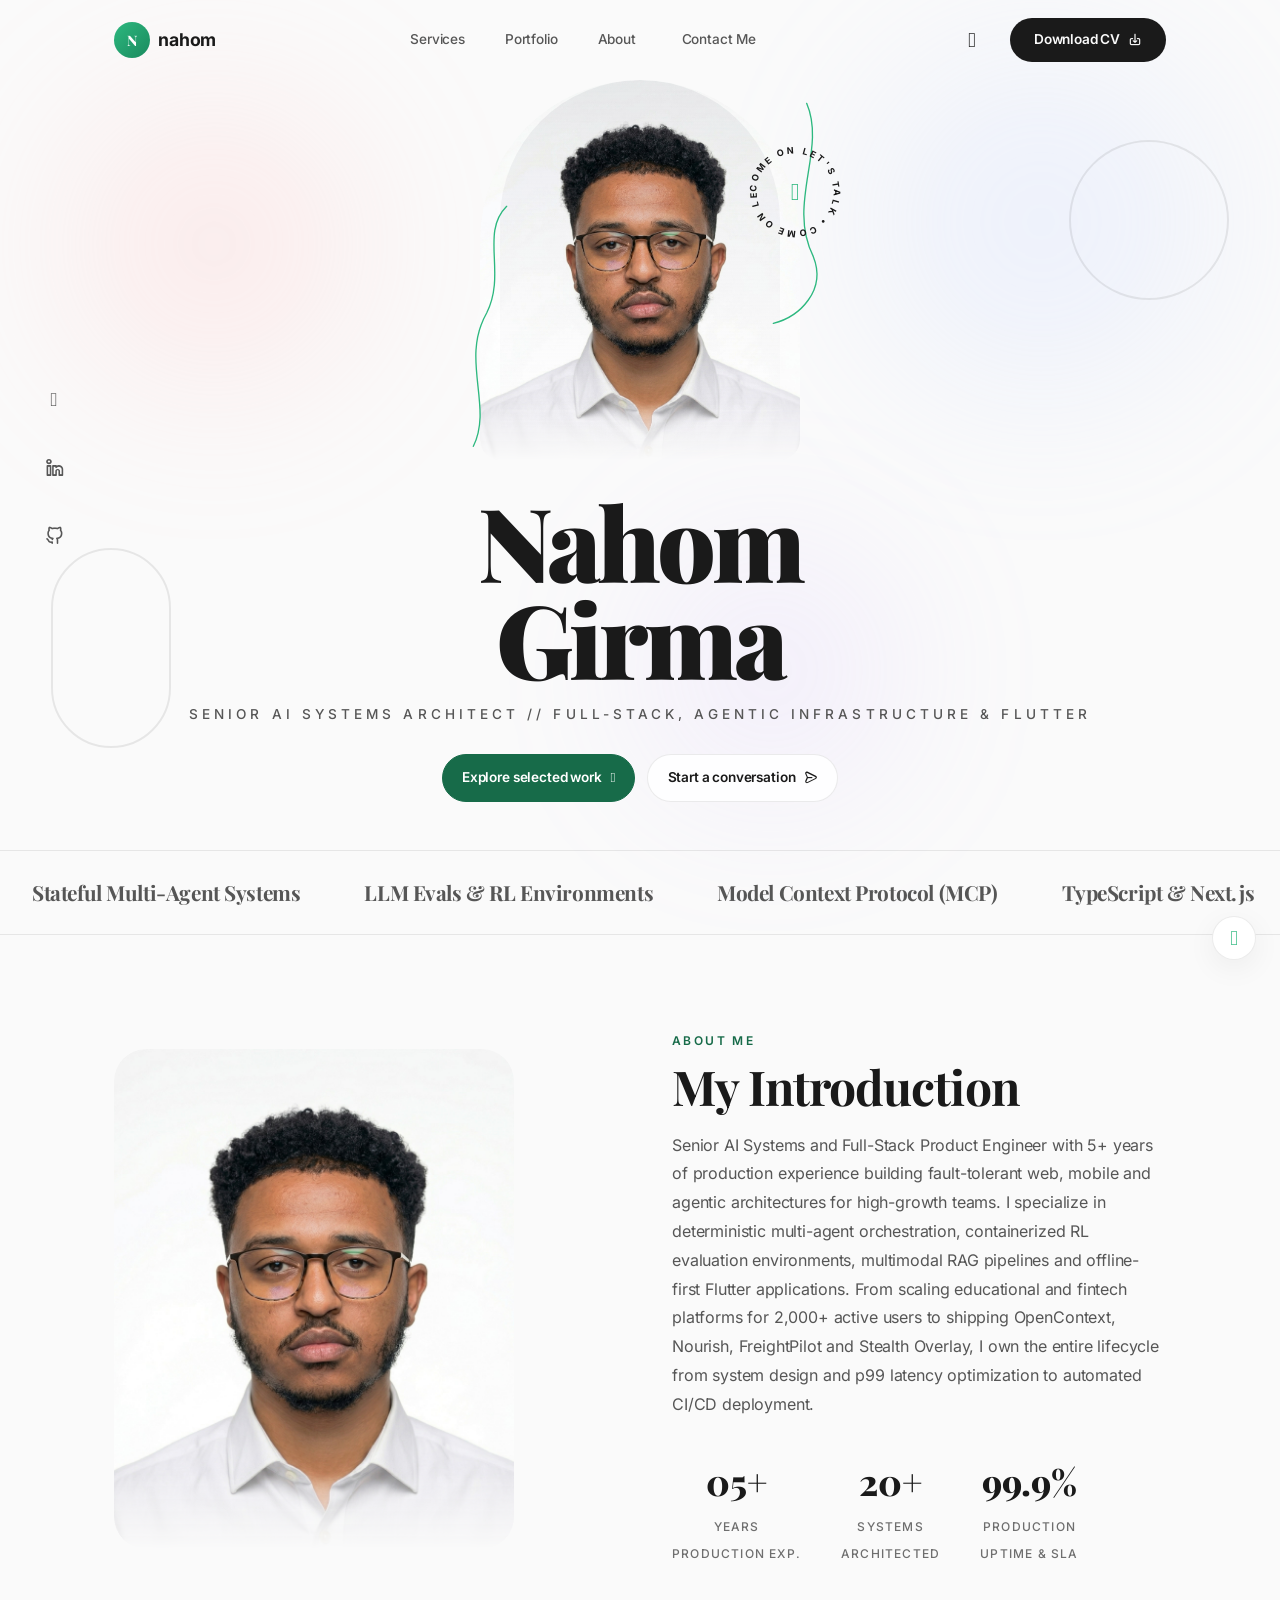
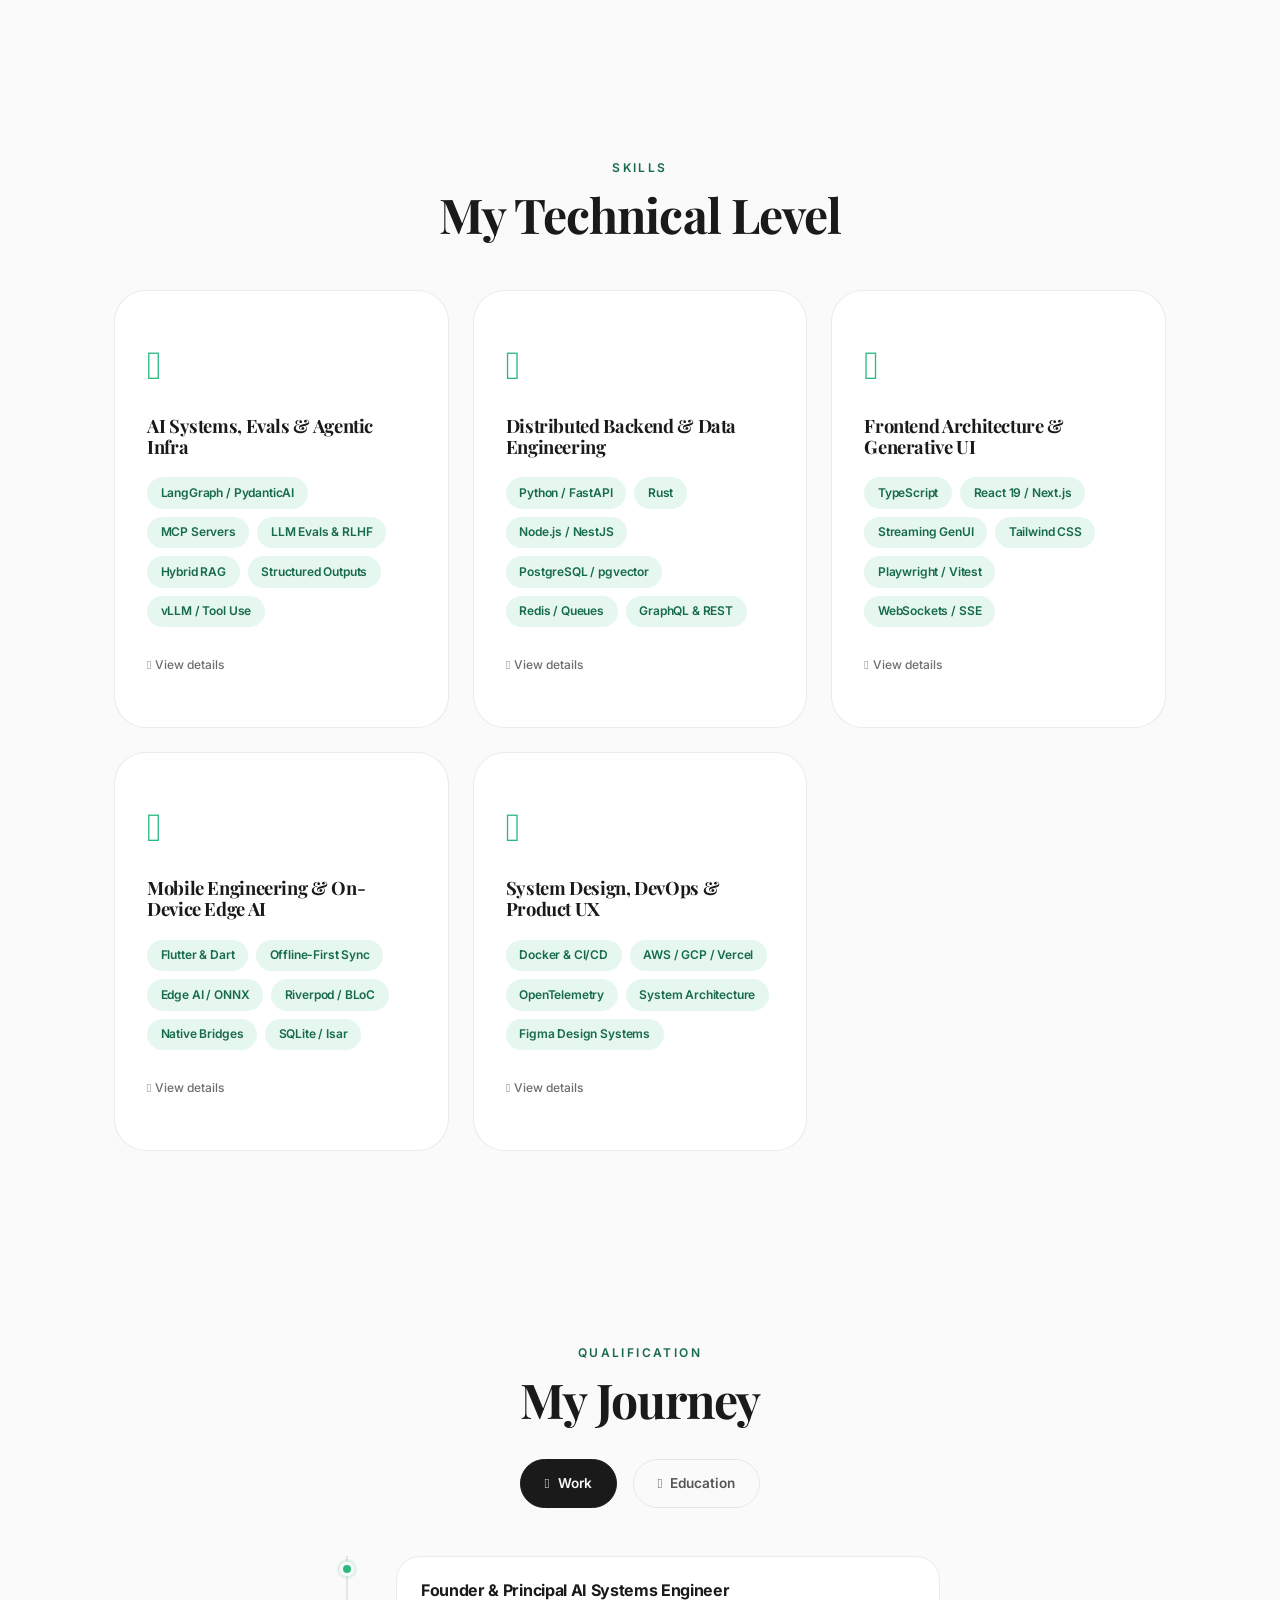
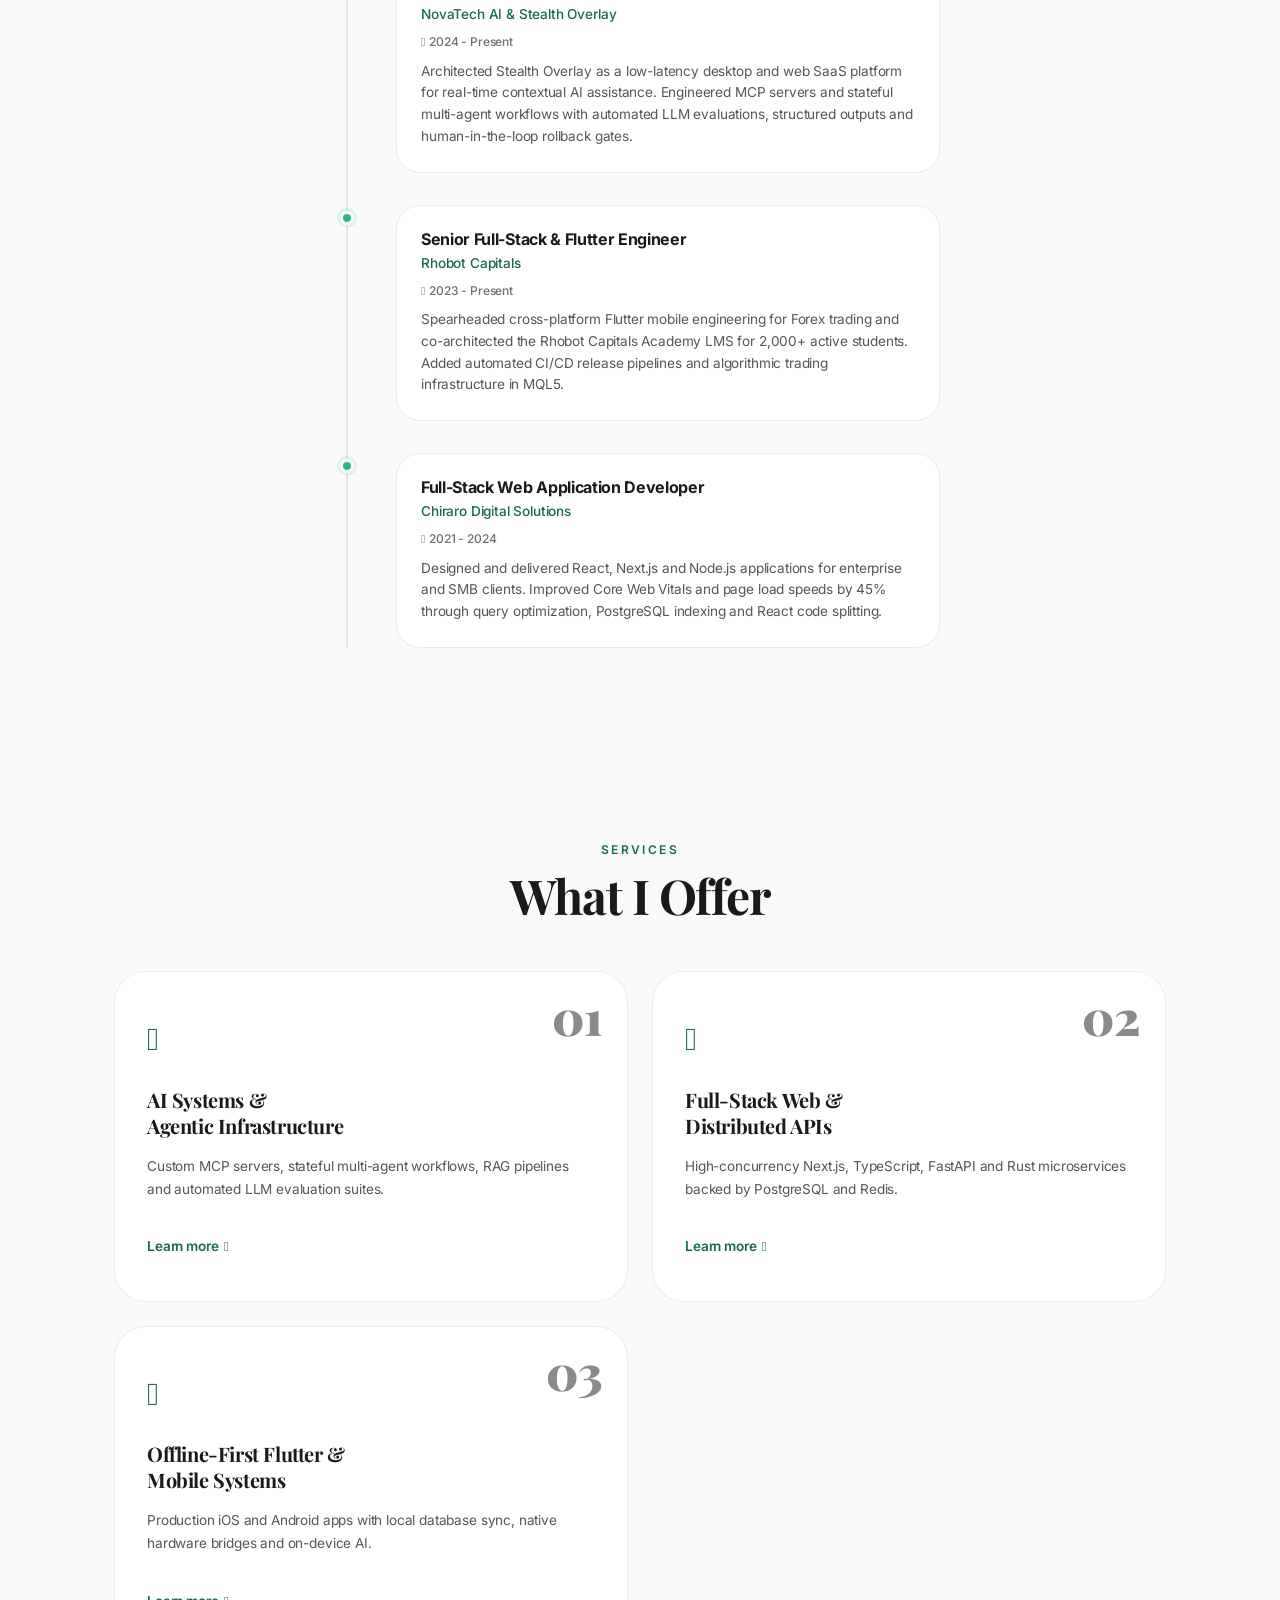
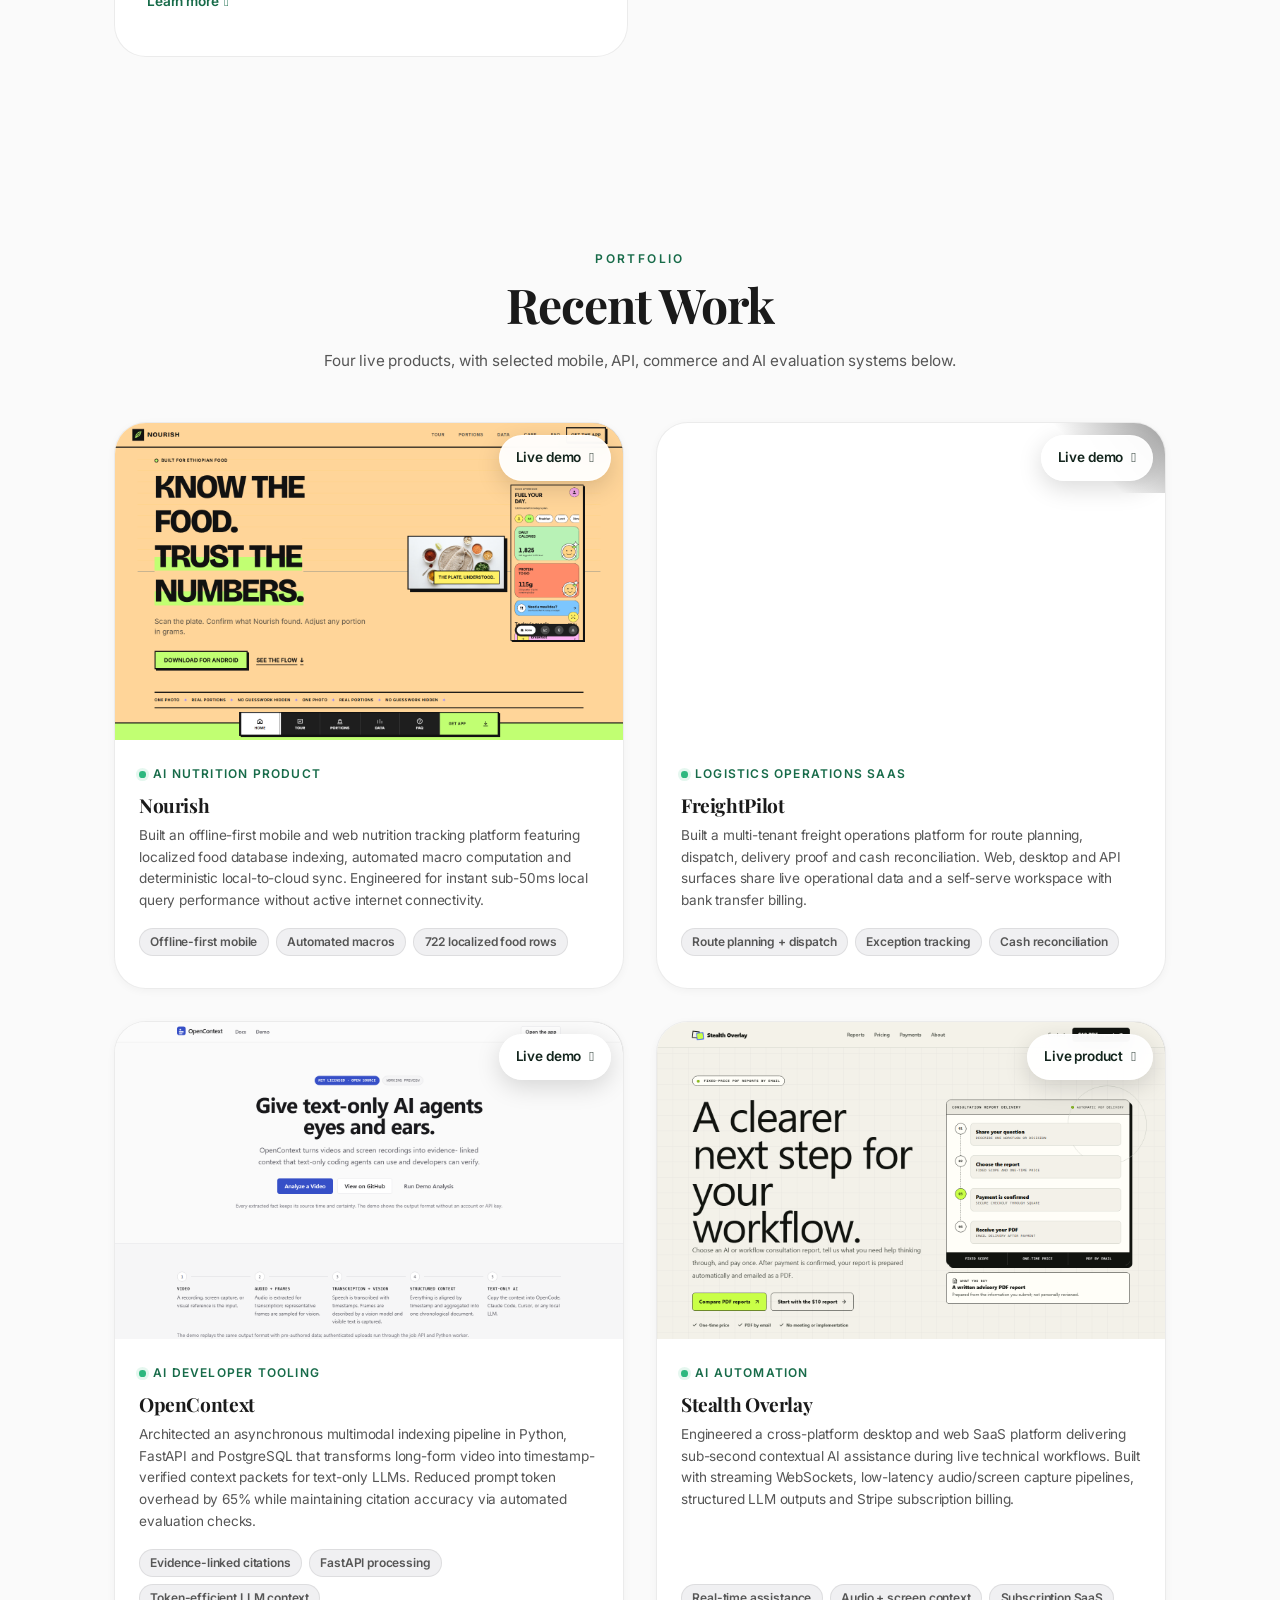
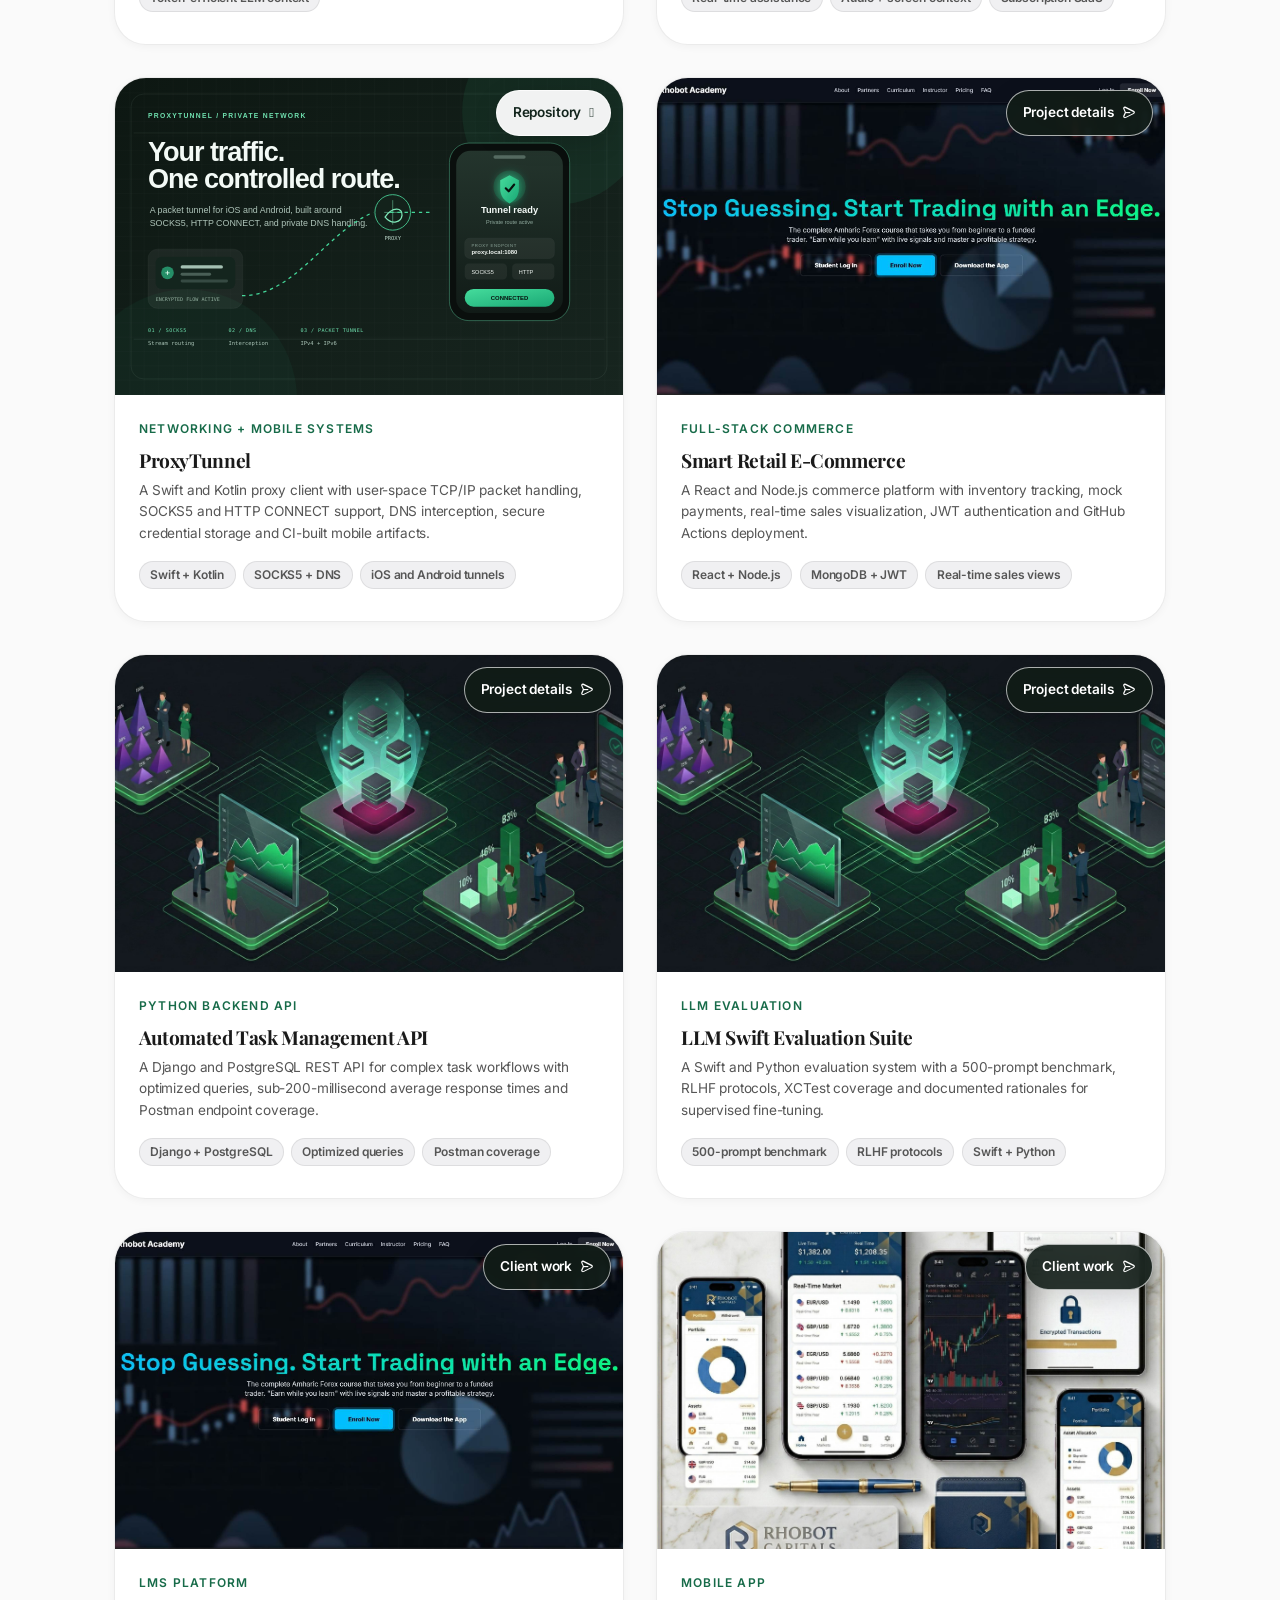
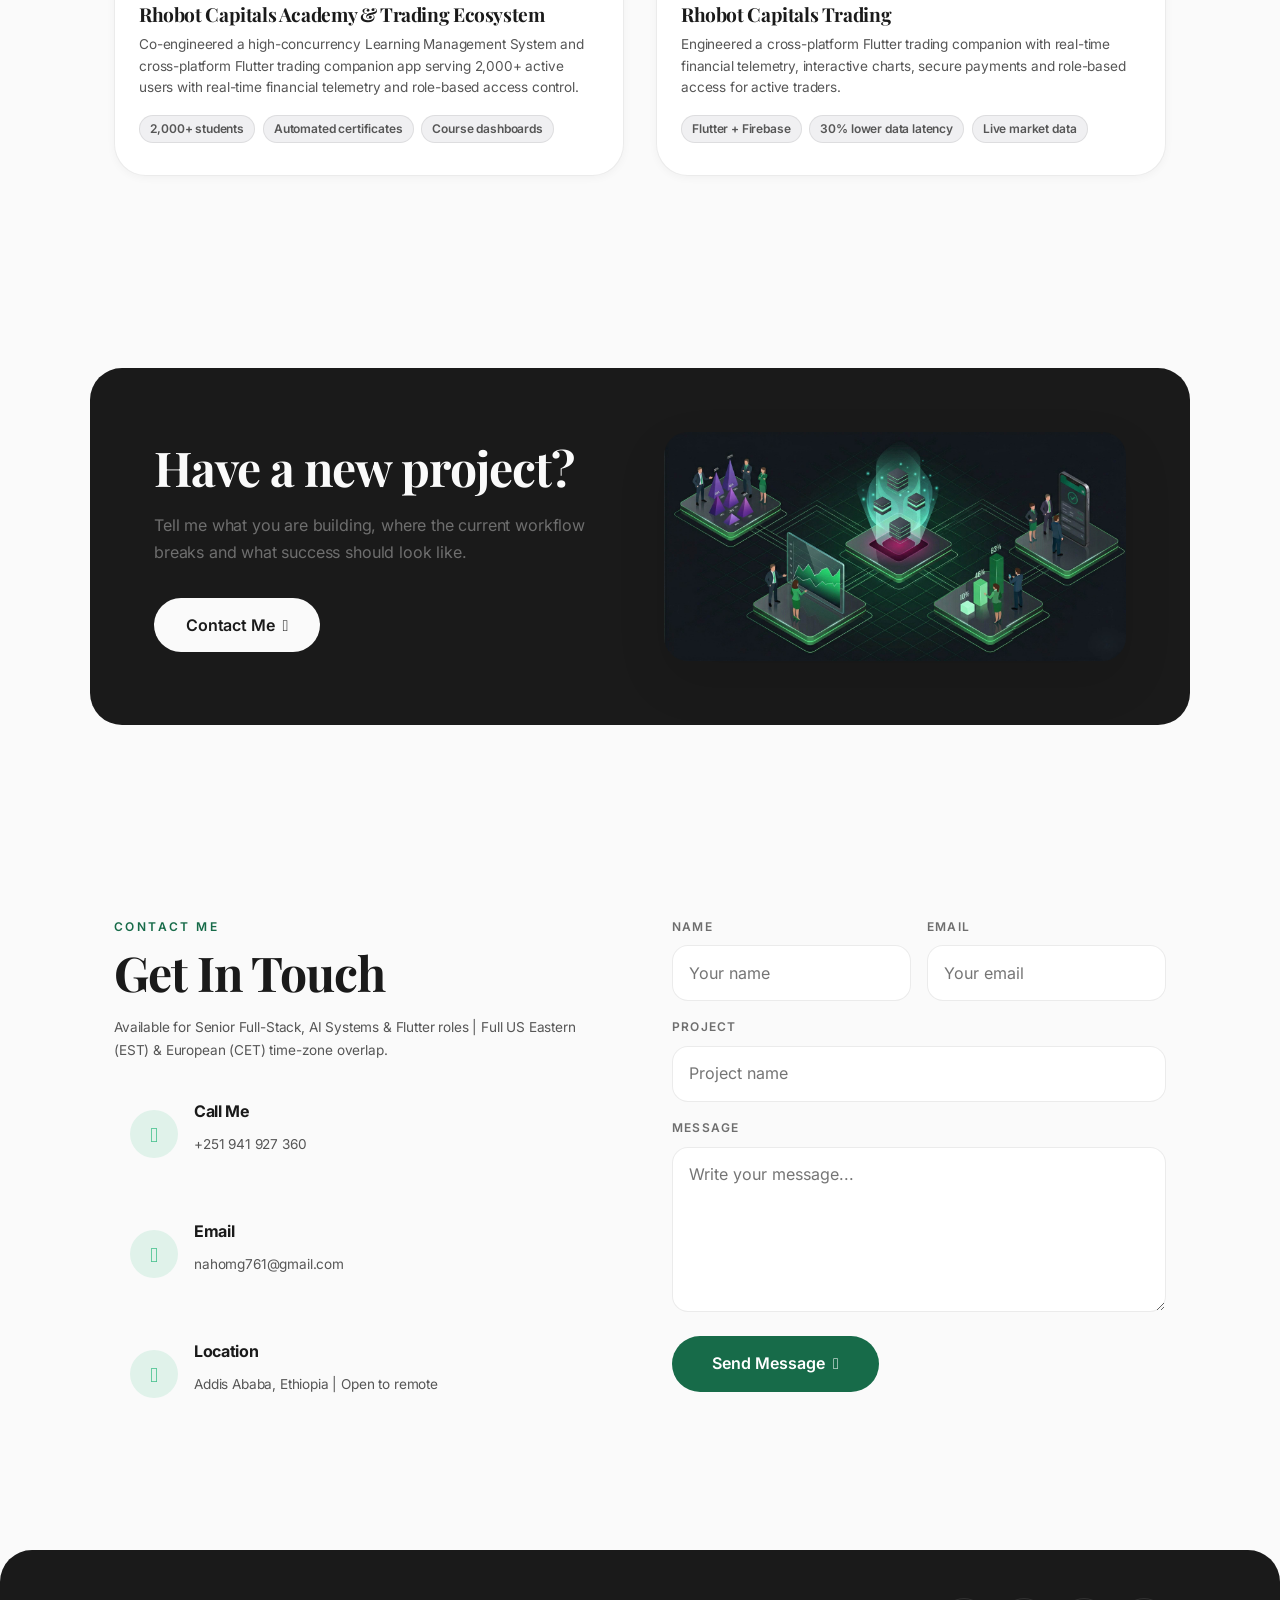
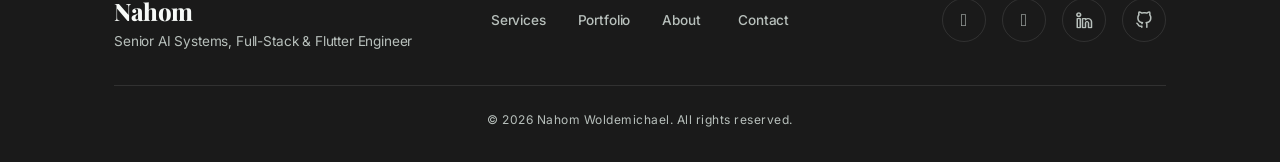
<file: index.html>
<!DOCTYPE html>
<html lang="en">
<head>
    <meta charset="UTF-8">
    <meta name="viewport" content="width=device-width, initial-scale=1.0">
    <meta name="description" content="Senior Full-Stack &amp; AI Systems Engineer (5+ Years). Architecting Stateful Multi-Agent Systems, RL Environments, LLM Evals, FastAPI/Rust Microservices, Next.js and Offline-First Flutter Apps.">
    <title>Nahom Girma | Senior AI Systems, Full-Stack &amp; Flutter Architect</title>

    <!-- Open Graph / Social Share -->
    <meta property="og:type" content="website">
    <meta property="og:url" content="https://nahomwoldemichael.vercel.app/">
    <meta property="og:site_name" content="Nahom Girma | Portfolio">
    <meta property="og:title" content="Nahom Girma | Senior AI Systems, Full-Stack &amp; Flutter Architect">
    <meta property="og:description" content="Senior Full-Stack &amp; AI Systems Engineer (5+ Years). Architecting Stateful Multi-Agent Systems, RL Environments, LLM Evals, FastAPI/Rust Microservices, Next.js and Offline-First Flutter Apps.">
    <meta property="og:image" content="https://nahomwoldemichael.vercel.app/assets/img/og-image-v2.png">
    <meta property="og:image:width" content="1200">
    <meta property="og:image:height" content="630">
    <meta property="og:image:alt" content="Nahom Girma, software engineer and founder">
    <meta name="twitter:card" content="summary_large_image">
    <meta name="twitter:title" content="Nahom Girma | Senior AI Systems, Full-Stack &amp; Flutter Architect">
    <meta name="twitter:description" content="Senior Full-Stack &amp; AI Systems Engineer (5+ Years). Architecting Stateful Multi-Agent Systems, RL Environments, LLM Evals, FastAPI/Rust Microservices, Next.js and Offline-First Flutter Apps.">
    <meta name="twitter:image" content="https://nahomwoldemichael.vercel.app/assets/img/og-image-v2.png">
    <link rel="icon" type="image/svg+xml" href="assets/img/favicon.svg">

    <!-- Icons -->
    <link rel="stylesheet" href="assets/icons/unicons-line.css">

    <!-- Styles -->
    <link rel="stylesheet" href="style.css">
</head>
<body>
    <a href="#main-content" class="skip-link">Skip to main content</a>

    <!-- ==================== HEADER / NAV ==================== -->
    <header class="header" id="header">
        <nav class="nav container">
            <a href="#" class="nav__logo">
                <span class="nav__logo-icon">N</span>
                <span class="nav__logo-text">nahom</span>
            </a>

            <div class="nav__menu" id="nav-menu">
                <ul class="nav__list">
                    <li class="nav__item"><a href="#services" class="nav__link">Services</a></li>
                    <li class="nav__item"><a href="#portfolio" class="nav__link">Portfolio</a></li>
                    <li class="nav__item"><a href="#about" class="nav__link">About</a></li>
                    <li class="nav__item"><a href="#contact" class="nav__link">Contact Me</a></li>
                </ul>
                <button type="button" class="nav__close" id="nav-close" aria-label="Close navigation">
                    <i class="uil uil-times"></i>
                </button>
            </div>

            <div class="nav__actions">
                <button type="button" class="change-theme" id="theme-button" aria-label="Toggle color theme">
                    <i class="uil uil-moon"></i>
                </button>
                <a href="assets/pdf/Nahom_Girma_Woldemichael_Resume.pdf" download class="nav__cta" id="download-cv-btn">
                    <span class="nav__cta-label">Download CV</span> <i class="uil uil-download-alt"></i>
                </a>
                <button type="button" class="nav__toggle" id="nav-toggle" aria-label="Open navigation" aria-controls="nav-menu" aria-expanded="false">
                    <i class="uil uil-bars"></i>
                </button>
            </div>
        </nav>
    </header>

    <main class="main" id="main-content">

        <!-- ==================== HERO ==================== -->
        <section class="hero" id="home">
            <!-- Decorative gradient blobs -->
            <div class="hero__blob hero__blob--pink"></div>
            <div class="hero__blob hero__blob--blue"></div>
            <div class="hero__blob hero__blob--purple"></div>

            <!-- Floating social sidebar -->
            <div class="hero__social">
                <a href="https://instagram.com/kylosonic_" target="_blank" rel="noopener noreferrer" class="hero__social-link" aria-label="Instagram">
                    <i class="uil uil-instagram"></i>
                </a>
                <a href="https://www.linkedin.com/in/nahomgwoldemichael" target="_blank" rel="noopener noreferrer" class="hero__social-link" aria-label="LinkedIn">
                    <i class="uil uil-linkedin-alt"></i>
                </a>
                <a href="https://github.com/kylosonic" target="_blank" rel="noopener noreferrer" class="hero__social-link" aria-label="GitHub">
                    <i class="uil uil-github-alt"></i>
                </a>
            </div>

            <!-- Hero content -->
            <div class="hero__container container">
                <div class="hero__image-wrapper">
                    <!-- Decorative arch behind photo -->
                    <div class="hero__arch"></div>
                    <!-- Decorative SVG curves -->
                    <svg class="hero__curve hero__curve--1" viewBox="0 0 300 400" fill="none" xmlns="http://www.w3.org/2000/svg">
                        <path d="M250,50 C280,120 220,200 260,280 C280,330 240,370 200,380" stroke="#2DB87F" stroke-width="2" fill="none" stroke-linecap="round"/>
                    </svg>
                    <svg class="hero__curve hero__curve--2" viewBox="0 0 300 400" fill="none" xmlns="http://www.w3.org/2000/svg">
                        <path d="M50,380 C80,320 30,250 70,180 C100,120 60,60 100,20" stroke="#2DB87F" stroke-width="2" fill="none" stroke-linecap="round"/>
                    </svg>
                    <!-- Profile photo -->
                    <img src="assets/img/about.jpg" alt="Nahom Girma, software engineer and founder" class="hero__photo" width="400" height="500" fetchpriority="high">

                    <!-- Rotating "Let's Talk" badge -->
                    <a class="hero__badge" id="hero-badge" href="#contact" aria-label="Come on let's talk • Come on let's talk • Contact Nahom">
                        <svg viewBox="0 0 100 100" class="hero__badge-svg" aria-hidden="true" focusable="false">
                            <defs>
                                <path id="circlePath" d="M 50,50 m -35,0 a 35,35 0 1,1 70,0 a 35,35 0 1,1 -70,0"/>
                            </defs>
                            <text>
                                <textPath href="#circlePath" class="hero__badge-text">COME ON LET'S TALK • COME ON LET'S TALK •&nbsp;</textPath>
                            </text>
                        </svg>
                        <i class="uil uil-arrow-up-right hero__badge-arrow"></i>
                    </a>
                </div>

                <div class="hero__info">
                    <h1 class="hero__name">Nahom<br>Girma</h1>
                    <p class="hero__title">SENIOR AI SYSTEMS ARCHITECT // FULL-STACK, AGENTIC INFRASTRUCTURE &amp; FLUTTER</p>
                    <div class="hero__actions" role="group" aria-label="Primary actions">
                        <a class="hero__action hero__action--primary" href="#portfolio">
                            Explore selected work <i class="uil uil-arrow-right" aria-hidden="true"></i>
                        </a>
                        <a class="hero__action hero__action--secondary" href="#contact">
                            Start a conversation <i class="uil uil-message" aria-hidden="true"></i>
                        </a>
                    </div>
                </div>
            </div>

            <!-- Decorative outline shapes -->
            <div class="hero__shape hero__shape--left"></div>
            <div class="hero__shape hero__shape--right"></div>

            <!-- Company / Tech Logos Marquee -->
            <div class="hero__logos">
                <div class="hero__logos-track">
                    <div class="hero__logos-slide">
                        <span class="hero__logo-item">Stateful Multi-Agent Systems</span>
                        <span class="hero__logo-item">LLM Evals &amp; RL Environments</span>
                        <span class="hero__logo-item">Model Context Protocol (MCP)</span>
                        <span class="hero__logo-item">TypeScript &amp; Next.js</span>
                        <span class="hero__logo-item">Python &amp; FastAPI</span>
                        <span class="hero__logo-item">Rust Systems</span>
                        <span class="hero__logo-item">Flutter &amp; Edge AI</span>
                        <span class="hero__logo-item">PostgreSQL &amp; pgvector</span>
                        <span class="hero__logo-item">Distributed Microservices</span>
                        <span class="hero__logo-item">OpenTelemetry &amp; CI/CD</span>
                    </div>
                    <div class="hero__logos-slide" aria-hidden="true">
                        <span class="hero__logo-item">Stateful Multi-Agent Systems</span>
                        <span class="hero__logo-item">LLM Evals &amp; RL Environments</span>
                        <span class="hero__logo-item">Model Context Protocol (MCP)</span>
                        <span class="hero__logo-item">TypeScript &amp; Next.js</span>
                        <span class="hero__logo-item">Python &amp; FastAPI</span>
                        <span class="hero__logo-item">Rust Systems</span>
                        <span class="hero__logo-item">Flutter &amp; Edge AI</span>
                        <span class="hero__logo-item">PostgreSQL &amp; pgvector</span>
                        <span class="hero__logo-item">Distributed Microservices</span>
                        <span class="hero__logo-item">OpenTelemetry &amp; CI/CD</span>
                    </div>
                </div>
            </div>
        </section>

        <!-- ==================== ABOUT ==================== -->
        <section class="about section" id="about">
            <div class="about__container container">
                <div class="about__image-col reveal">
                    <img src="assets/img/about.jpg" alt="Nahom Girma" class="about__img" width="400" height="500" loading="lazy" decoding="async">
                </div>
                <div class="about__data reveal">
                    <span class="section__subtitle">About Me</span>
                    <h2 class="section__title">My Introduction</h2>
                    <p class="about__description">Senior AI Systems and Full-Stack Product Engineer with 5+ years of production experience building fault-tolerant web, mobile and agentic architectures for high-growth teams. I specialize in deterministic multi-agent orchestration, containerized RL evaluation environments, multimodal RAG pipelines and offline-first Flutter applications. From scaling educational and fintech platforms for 2,000+ active users to shipping OpenContext, Nourish, FreightPilot and Stealth Overlay, I own the entire lifecycle from system design and p99 latency optimization to automated CI/CD deployment.</p>
                    <div class="about__stats">
                        <div class="about__stat">
                            <span class="about__stat-number">05+</span>
                            <span class="about__stat-label">Years<br>Production Exp.</span>
                        </div>
                        <div class="about__stat">
                            <span class="about__stat-number">20+</span>
                            <span class="about__stat-label">Systems<br>Architected</span>
                        </div>
                        <div class="about__stat">
                            <span class="about__stat-number">99.9%</span>
                            <span class="about__stat-label">Production<br>Uptime &amp; SLA</span>
                        </div>
                    </div>
                </div>
            </div>
        </section>

        <!-- ==================== SKILLS ==================== -->
        <section class="skills section" id="skills">
            <div class="skills__container container">
                <div class="skills__header reveal">
                    <span class="section__subtitle">Skills</span>
                    <h2 class="section__title">My Technical Level</h2>
                </div>
                <div class="skills__grid">
                    <article class="skills__card reveal" data-skill="ai">
                        <i class="uil uil-robot skills__card-icon"></i>
                        <h3 class="skills__card-title">AI Systems, Evals &amp; Agentic Infra</h3>
                        <div class="skills__tags">
                            <span class="skills__tag">LangGraph / PydanticAI</span>
                            <span class="skills__tag">MCP Servers</span>
                            <span class="skills__tag">LLM Evals &amp; RLHF</span>
                            <span class="skills__tag">Hybrid RAG</span>
                            <span class="skills__tag">Structured Outputs</span>
                            <span class="skills__tag">vLLM / Tool Use</span>
                        </div>
                        <button class="skills__card-hint skills__card-trigger" type="button" aria-controls="skill-modal-ai" aria-label="View details for AI systems, evals and agentic infrastructure"><i class="uil uil-expand-arrows-alt"></i> View details</button>
                    </article>
                    <article class="skills__card reveal" data-skill="backend">
                        <i class="uil uil-server-network skills__card-icon"></i>
                        <h3 class="skills__card-title">Distributed Backend &amp; Data Engineering</h3>
                        <div class="skills__tags">
                            <span class="skills__tag">Python / FastAPI</span>
                            <span class="skills__tag">Rust</span>
                            <span class="skills__tag">Node.js / NestJS</span>
                            <span class="skills__tag">PostgreSQL / pgvector</span>
                            <span class="skills__tag">Redis / Queues</span>
                            <span class="skills__tag">GraphQL &amp; REST</span>
                        </div>
                        <button class="skills__card-hint skills__card-trigger" type="button" aria-controls="skill-modal-backend" aria-label="View details for distributed backend and data engineering"><i class="uil uil-expand-arrows-alt"></i> View details</button>
                    </article>
                    <article class="skills__card reveal" data-skill="frontend">
                        <i class="uil uil-brackets-curly skills__card-icon"></i>
                        <h3 class="skills__card-title">Frontend Architecture &amp; Generative UI</h3>
                        <div class="skills__tags">
                            <span class="skills__tag">TypeScript</span>
                            <span class="skills__tag">React 19 / Next.js</span>
                            <span class="skills__tag">Streaming GenUI</span>
                            <span class="skills__tag">Tailwind CSS</span>
                            <span class="skills__tag">Playwright / Vitest</span>
                            <span class="skills__tag">WebSockets / SSE</span>
                        </div>
                        <button class="skills__card-hint skills__card-trigger" type="button" aria-controls="skill-modal-frontend" aria-label="View details for frontend architecture and generative UI"><i class="uil uil-expand-arrows-alt"></i> View details</button>
                    </article>
                    <article class="skills__card reveal" data-skill="mobile">
                        <i class="uil uil-mobile-android skills__card-icon"></i>
                        <h3 class="skills__card-title">Mobile Engineering &amp; On-Device Edge AI</h3>
                        <div class="skills__tags">
                            <span class="skills__tag">Flutter &amp; Dart</span>
                            <span class="skills__tag">Offline-First Sync</span>
                            <span class="skills__tag">Edge AI / ONNX</span>
                            <span class="skills__tag">Riverpod / BLoC</span>
                            <span class="skills__tag">Native Bridges</span>
                            <span class="skills__tag">SQLite / Isar</span>
                        </div>
                        <button class="skills__card-hint skills__card-trigger" type="button" aria-controls="skill-modal-mobile" aria-label="View details for mobile engineering and on-device edge AI"><i class="uil uil-expand-arrows-alt"></i> View details</button>
                    </article>
                    <article class="skills__card reveal" data-skill="uiux">
                        <i class="uil uil-palette skills__card-icon"></i>
                        <h3 class="skills__card-title">System Design, DevOps &amp; Product UX</h3>
                        <div class="skills__tags">
                            <span class="skills__tag">Docker &amp; CI/CD</span>
                            <span class="skills__tag">AWS / GCP / Vercel</span>
                            <span class="skills__tag">OpenTelemetry</span>
                            <span class="skills__tag">System Architecture</span>
                            <span class="skills__tag">Figma Design Systems</span>
                        </div>
                        <button class="skills__card-hint skills__card-trigger" type="button" aria-controls="skill-modal-uiux" aria-label="View details for system design, DevOps and product UX"><i class="uil uil-expand-arrows-alt"></i> View details</button>
                    </article>
                </div>

                <!-- Skill Modals -->
                <div class="skill-modal" id="skill-modal-mobile" role="dialog" aria-modal="true" aria-label="Mobile engineering and on-device edge AI details" hidden>
                    <div class="skill-modal__content">
                        <button type="button" class="skill-modal__close" aria-label="Close mobile engineering and on-device edge AI details"><i class="uil uil-times"></i></button>
                        <i class="uil uil-mobile-android skill-modal__icon"></i>
                        <h3 class="skill-modal__title">Mobile Engineering &amp; On-Device Edge AI</h3>
                        <p class="skill-modal__desc">With 5+ years of mobile engineering experience, I build cross-platform Flutter applications with local-first database sync, native platform bridges and on-device AI inference.</p>
                        <ul class="skill-modal__list">
                            <li><strong>Production Flutter Architecture:</strong> Clean architecture with Riverpod and BLoC, 60/120fps custom animations and native Swift/Kotlin platform channels for iOS and Android.</li>
                            <li><strong>Offline-First Sync Engines:</strong> Local-first storage using SQLite and Isar with deterministic conflict resolution, delta syncing and zero-data-loss background queues.</li>
                            <li><strong>On-Device Edge AI:</strong> Running quantized local models and real-time audio/vision pipelines directly on mobile hardware for zero-latency, privacy-first inference.</li>
                            <li><strong>Enterprise Mobile CI/CD:</strong> Automated build, test and signing pipelines via Codemagic and GitHub Actions with full App Store and Google Play release automation.</li>
                        </ul>
                    </div>
                </div>
                <div class="skill-modal" id="skill-modal-frontend" role="dialog" aria-modal="true" aria-label="Frontend architecture and generative UI details" hidden>
                    <div class="skill-modal__content">
                        <button type="button" class="skill-modal__close" aria-label="Close frontend architecture and generative UI details"><i class="uil uil-times"></i></button>
                        <i class="uil uil-brackets-curly skill-modal__icon"></i>
                        <h3 class="skill-modal__title">Frontend Architecture &amp; Generative UI</h3>
                        <p class="skill-modal__desc">I build ultra-responsive, type-safe web applications and streaming AI interfaces that turn complex real-time data and agent states into seamless user experiences.</p>
                        <ul class="skill-modal__list">
                            <li><strong>Modern React &amp; Next.js Architecture:</strong> Server Components (RSC), App Router, optimistic UI mutations, strict TypeScript patterns and modular state management.</li>
                            <li><strong>Generative UI &amp; Real-Time Streaming:</strong> Low-latency Server-Sent Events (SSE) and WebSocket consumers that dynamically render interactive components, live charts and agent tool calls.</li>
                            <li><strong>Performance &amp; Core Web Vitals:</strong> Code splitting, bundle optimization, lazy loading and WCAG-compliant keyboard and screen-reader accessibility.</li>
                            <li><strong>Automated End-to-End Testing:</strong> Comprehensive unit, integration and E2E browser testing using Vitest, Jest and Playwright to guarantee zero-regression deployments.</li>
                        </ul>
                    </div>
                </div>
                <div class="skill-modal" id="skill-modal-backend" role="dialog" aria-modal="true" aria-label="Distributed backend and data engineering details" hidden>
                    <div class="skill-modal__content">
                        <button type="button" class="skill-modal__close" aria-label="Close distributed backend and data engineering details"><i class="uil uil-times"></i></button>
                        <i class="uil uil-server-network skill-modal__icon"></i>
                        <h3 class="skill-modal__title">Distributed Backend &amp; Data Engineering</h3>
                        <p class="skill-modal__desc">I architect high-concurrency backend microservices, event-driven pipelines and optimized relational and vector databases built to handle heavy asynchronous workloads.</p>
                        <ul class="skill-modal__list">
                            <li><strong>High-Throughput APIs:</strong> Asynchronous microservices in Python (FastAPI, AsyncIO) and TypeScript (NestJS, Node.js) engineered for sub-100ms response times and concurrent SSE/WebSocket token streaming.</li>
                            <li><strong>Systems Programming &amp; Rust:</strong> Memory-safe, high-performance CLI tooling, data parsers and compute-heavy worker nodes written in Rust and Python.</li>
                            <li><strong>Database Architecture &amp; Tuning:</strong> Advanced schema normalization, query indexing, connection pooling and vector similarity search across PostgreSQL, pgvector, Prisma, Redis and Supabase.</li>
                            <li><strong>Event-Driven &amp; Async Workers:</strong> Distributed task queues, webhook idempotency, rate limiting, OAuth2/JWT security and automated fault recovery.</li>
                        </ul>
                    </div>
                </div>
                <div class="skill-modal" id="skill-modal-uiux" role="dialog" aria-modal="true" aria-label="System design, DevOps and product UX details" hidden>
                    <div class="skill-modal__content">
                        <button type="button" class="skill-modal__close" aria-label="Close system design, DevOps and product UX details"><i class="uil uil-times"></i></button>
                        <i class="uil uil-palette skill-modal__icon"></i>
                        <h3 class="skill-modal__title">System Design, DevOps &amp; Product UX</h3>
                        <p class="skill-modal__desc">I bridge product vision and production infrastructure by combining scalable system design, containerized DevOps pipelines and accessible design systems.</p>
                        <ul class="skill-modal__list">
                            <li><strong>Containerization &amp; Cloud Infra:</strong> Reproducible multi-stage Docker environments, Linux server administration, reverse proxies and cloud deployments across AWS, GCP, Render and Vercel.</li>
                            <li><strong>CI/CD &amp; Quality Gates:</strong> Automated GitHub Actions pipelines enforcing static analysis, type checking, automated test suites and zero-downtime rollouts.</li>
                            <li><strong>Observability &amp; Incident Response:</strong> Structured logging, distributed tracing and real-time error monitoring to diagnose bottlenecks and maintain 99.9% uptime.</li>
                            <li><strong>Design Systems &amp; Product UX:</strong> End-to-end Figma prototyping, tokenized component libraries and developer-ready specifications that accelerate feature velocity.</li>
                        </ul>
                    </div>
                </div>
                <div class="skill-modal" id="skill-modal-ai" role="dialog" aria-modal="true" aria-label="AI systems, evals and agentic infrastructure details" hidden>
                    <div class="skill-modal__content">
                        <button type="button" class="skill-modal__close" aria-label="Close AI systems, evals and agentic infrastructure details"><i class="uil uil-times"></i></button>
                        <i class="uil uil-robot skill-modal__icon"></i>
                        <h3 class="skill-modal__title">AI Systems, Evals &amp; Agentic Infra</h3>
                        <p class="skill-modal__desc">I engineer deterministic, production-grade AI systems and evaluation harnesses that eliminate hallucinations, cut token costs and pass strict enterprise reliability benchmarks.</p>
                        <ul class="skill-modal__list">
                            <li><strong>Stateful Multi-Agent Orchestration:</strong> Directed cyclical graphs and state machines using LangGraph, PydanticAI and custom Model Context Protocol (MCP) servers with human-in-the-loop rollback gates.</li>
                            <li><strong>LLM Evals, Verifiers &amp; RL Environments:</strong> Automated grading pipelines and containerized verification suites (Promptfoo, Ragas, Pytest) measuring groundedness, pass@k rates and p95 latency across 500+ edge cases.</li>
                            <li><strong>Multimodal RAG &amp; Context Compression:</strong> Timestamp-indexed video and document retrieval using PostgreSQL (pgvector), hybrid BM25 + dense vector search and cross-encoder reranking that cuts prompt token usage by 60%.</li>
                            <li><strong>Zero-Hallucination Schema Extraction:</strong> Strict type-safe JSON generation and function calling enforced via Pydantic, Instructor and Zod with automated retry-on-validation-error loops.</li>
                        </ul>
                    </div>
                </div>
            </div>
        </section>

        <!-- ==================== QUALIFICATION ==================== -->
        <section class="qualification section" id="qualification">
            <div class="qualification__container container">
                <div class="qualification__header reveal">
                    <span class="section__subtitle">Qualification</span>
                    <h2 class="section__title">My Journey</h2>
                </div>

                <div class="qualification__tabs" role="tablist" aria-label="Qualification type">
                    <button type="button" class="qualification__tab qualification__tab--active" id="qualification-tab-work" role="tab" aria-selected="true" aria-controls="work" tabindex="0" data-target="#work">
                        <i class="uil uil-briefcase-alt"></i> Work
                    </button>
                    <button type="button" class="qualification__tab" id="qualification-tab-education" role="tab" aria-selected="false" aria-controls="education" tabindex="-1" data-target="#education">
                        <i class="uil uil-graduation-cap"></i> Education
                    </button>
                </div>

                <div class="qualification__content qualification__content--active" id="work" role="tabpanel" aria-labelledby="qualification-tab-work">
                    <div class="qualification__timeline">
                        <div class="qualification__item reveal">
                            <div class="qualification__dot"></div>
                            <div class="qualification__card">
                                <h3>Founder &amp; Principal AI Systems Engineer</h3>
                                <span class="qualification__company">NovaTech AI &amp; Stealth Overlay</span>
                                <span class="qualification__date"><i class="uil uil-calendar-alt"></i> 2024 - Present</span>
                                <p class="qualification__desc">Architected Stealth Overlay as a low-latency desktop and web SaaS platform for real-time contextual AI assistance. Engineered MCP servers and stateful multi-agent workflows with automated LLM evaluations, structured outputs and human-in-the-loop rollback gates.</p>
                            </div>
                        </div>
                        <div class="qualification__item reveal">
                            <div class="qualification__dot"></div>
                            <div class="qualification__card">
                                <h3>Senior Full-Stack &amp; Flutter Engineer</h3>
                                <span class="qualification__company">Rhobot Capitals</span>
                                <span class="qualification__date"><i class="uil uil-calendar-alt"></i> 2023 - Present</span>
                                <p class="qualification__desc">Spearheaded cross-platform Flutter mobile engineering for Forex trading and co-architected the Rhobot Capitals Academy LMS for 2,000+ active students. Added automated CI/CD release pipelines and algorithmic trading infrastructure in MQL5.</p>
                            </div>
                        </div>
                        <div class="qualification__item reveal">
                            <div class="qualification__dot"></div>
                            <div class="qualification__card">
                                <h3>Full-Stack Web Application Developer</h3>
                                <span class="qualification__company">Chiraro Digital Solutions</span>
                                <span class="qualification__date"><i class="uil uil-calendar-alt"></i> 2021 - 2024</span>
                                <p class="qualification__desc">Designed and delivered React, Next.js and Node.js applications for enterprise and SMB clients. Improved Core Web Vitals and page load speeds by 45% through query optimization, PostgreSQL indexing and React code splitting.</p>
                            </div>
                        </div>
                    </div>
                </div>

                <div class="qualification__content" id="education" role="tabpanel" aria-labelledby="qualification-tab-education">
                    <div class="qualification__timeline">
                        <div class="qualification__item reveal">
                            <div class="qualification__dot"></div>
                            <div class="qualification__card">
                                <h3>Bachelor of Science in Computer Science</h3>
                                <span class="qualification__company">University of the People</span>
                                <span class="qualification__date"><i class="uil uil-calendar-alt"></i> July 2023 - November 2025</span>
                                <p class="qualification__desc">Completed a fully accredited online BS in Computer Science. Coursework covered data structures &amp; algorithms, operating systems, software engineering, databases, networking and discrete mathematics.</p>
                            </div>
                        </div>
                        <div class="qualification__item reveal">
                            <div class="qualification__dot"></div>
                            <div class="qualification__card">
                                <h3>Bachelor of Science in Chemical Engineering</h3>
                                <span class="qualification__company">Addis Ababa Science and Technology University</span>
                                <span class="qualification__date"><i class="uil uil-calendar-alt"></i> 2021 - 2025</span>
                                <p class="qualification__desc">Engineering degree completed alongside the computer science and software engineering path.</p>
                            </div>
                        </div>
                        <div class="qualification__item reveal">
                            <div class="qualification__dot"></div>
                            <div class="qualification__card">
                                <h3>Software Engineering</h3>
                                <span class="qualification__company">ALX-Africa &amp; Holberton School</span>
                                <span class="qualification__date"><i class="uil uil-calendar-alt"></i> 2022 - 2023</span>
                                <p class="qualification__desc">Intensive 12-month software engineering program covering C, Python, Linux systems programming, DevOps, algorithms and collaborative software projects with peer-based learning.</p>
                            </div>
                        </div>
                        <div class="qualification__item reveal">
                            <div class="qualification__dot"></div>
                            <div class="qualification__card">
                                <h3>UI/UX Design</h3>
                                <span class="qualification__company">Udemy</span>
                                <span class="qualification__date"><i class="uil uil-calendar-alt"></i> 2022</span>
                                <p class="qualification__desc">Comprehensive UI/UX design course covering user research, wireframing, prototyping in Figma, design systems, color theory, typography and usability testing best practices.</p>
                            </div>
                        </div>
                        <div class="qualification__item reveal">
                            <div class="qualification__dot"></div>
                            <div class="qualification__card">
                                <h3>Web Development</h3>
                                <span class="qualification__company">Freelance Ethiopia</span>
                                <span class="qualification__date"><i class="uil uil-calendar-alt"></i> 2022</span>
                                <p class="qualification__desc">Hands-on web development training focused on building real-world websites for local businesses. Covered HTML, CSS, JavaScript fundamentals and deployment workflows.</p>
                            </div>
                        </div>
                        <div class="qualification__item reveal">
                            <div class="qualification__dot"></div>
                            <div class="qualification__card">
                                <h3>Frontend Development</h3>
                                <span class="qualification__company">The App Brewery</span>
                                <span class="qualification__date"><i class="uil uil-calendar-alt"></i> 2022</span>
                                <p class="qualification__desc">Comprehensive bootcamp covering modern frontend technologies including React, responsive design patterns, CSS frameworks, JavaScript ES6+ and web app deployment.</p>
                            </div>
                        </div>
                    </div>
                </div>
            </div>
        </section>

        <!-- ==================== SERVICES ==================== -->
        <section class="services section" id="services">
            <div class="services__container container">
                <div class="services__header reveal">
                    <span class="section__subtitle">Services</span>
                    <h2 class="section__title">What I Offer</h2>
                </div>
                <div class="services__grid">
                    <div class="services__card reveal">
                        <div class="services__card-number" aria-hidden="true">01</div>
                        <i class="uil uil-robot services__card-icon"></i>
                        <h3 class="services__card-title">AI Systems &amp;<br>Agentic Infrastructure</h3>
                        <p class="services__card-desc">Custom MCP servers, stateful multi-agent workflows, RAG pipelines and automated LLM evaluation suites.</p>
                        <a href="#contact" class="services__card-link">
                            Learn more <i class="uil uil-arrow-right"></i>
                        </a>
                    </div>
                    <div class="services__card reveal">
                        <div class="services__card-number" aria-hidden="true">02</div>
                        <i class="uil uil-web-grid services__card-icon"></i>
                        <h3 class="services__card-title">Full-Stack Web &amp;<br>Distributed APIs</h3>
                        <p class="services__card-desc">High-concurrency Next.js, TypeScript, FastAPI and Rust microservices backed by PostgreSQL and Redis.</p>
                        <a href="#contact" class="services__card-link">
                            Learn more <i class="uil uil-arrow-right"></i>
                        </a>
                    </div>
                    <div class="services__card reveal">
                        <div class="services__card-number" aria-hidden="true">03</div>
                        <i class="uil uil-mobile-android services__card-icon"></i>
                        <h3 class="services__card-title">Offline-First Flutter &amp;<br>Mobile Systems</h3>
                        <p class="services__card-desc">Production iOS and Android apps with local database sync, native hardware bridges and on-device AI.</p>
                        <a href="#contact" class="services__card-link">
                            Learn more <i class="uil uil-arrow-right"></i>
                        </a>
                    </div>
                </div>
            </div>
        </section>

        <!-- ==================== PORTFOLIO ==================== -->
        <section class="portfolio section" id="portfolio" aria-labelledby="portfolio-title">
            <div class="portfolio__container container">
                <div class="portfolio__header reveal">
                    <span class="section__subtitle">Portfolio</span>
                    <h2 class="section__title" id="portfolio-title">Recent Work</h2>
                    <p class="portfolio__intro">Four live products, with selected mobile, API, commerce and AI evaluation systems below.</p>
                </div>
                <div class="portfolio__grid">
                    <div class="portfolio__card reveal" data-demo="live">
                        <div class="portfolio__card-img">
                            <img src="assets/img/projects/nourish.png" alt="Nourish Ethiopian nutrition tracker homepage" width="1440" height="900" loading="lazy" decoding="async">
                            <div class="portfolio__card-overlay">
                                <a href="https://nourish-kylosonic.vercel.app/" target="_blank" rel="noopener noreferrer" class="portfolio__card-btn" aria-label="Live demo: Nourish, opens in a new tab">
                                    Live demo <i class="uil uil-arrow-up-right" aria-hidden="true"></i>
                                </a>
                            </div>
                        </div>
                        <div class="portfolio__card-info">
                            <span class="portfolio__card-tag">AI Nutrition Product</span>
                            <h3 class="portfolio__card-title">Nourish</h3>
                            <p class="portfolio__card-desc">Built an offline-first mobile and web nutrition tracking platform featuring localized food database indexing, automated macro computation and deterministic local-to-cloud sync. Engineered for instant sub-50ms local query performance without active internet connectivity.</p>
                            <div class="portfolio__card-tools">
                                <span>Offline-first mobile</span>
                                <span>Automated macros</span>
                                <span>722 localized food rows</span>
                            </div>
                        </div>
                    </div>
                    <div class="portfolio__card reveal" data-demo="live">
                        <div class="portfolio__card-img">
                            <img src="assets/img/projects/freightpilot.png" alt="FreightPilot logistics homepage with route planning and cash review previews" width="1440" height="900" loading="lazy" decoding="async">
                            <div class="portfolio__card-overlay">
                                <a href="https://freightpilot.pages.dev/" target="_blank" rel="noopener noreferrer" class="portfolio__card-btn" aria-label="Live demo: FreightPilot, opens in a new tab">
                                    Live demo <i class="uil uil-arrow-up-right" aria-hidden="true"></i>
                                </a>
                            </div>
                        </div>
                        <div class="portfolio__card-info">
                            <span class="portfolio__card-tag">Logistics Operations SaaS</span>
                            <h3 class="portfolio__card-title">FreightPilot</h3>
                            <p class="portfolio__card-desc">Built a multi-tenant freight operations platform for route planning, dispatch, delivery proof and cash reconciliation. Web, desktop and API surfaces share live operational data and a self-serve workspace with bank transfer billing.</p>
                            <div class="portfolio__card-tools">
                                <span>Route planning + dispatch</span>
                                <span>Exception tracking</span>
                                <span>Cash reconciliation</span>
                            </div>
                        </div>
                    </div>
                    <div class="portfolio__card reveal" data-demo="live">
                        <div class="portfolio__card-img">
                            <img src="assets/img/projects/opencontext.png" alt="OpenContext evidence-linked video analysis results" width="1440" height="900" loading="lazy" decoding="async">
                            <div class="portfolio__card-overlay">
                                <a href="https://opencontext-swart.vercel.app/" target="_blank" rel="noopener noreferrer" class="portfolio__card-btn" aria-label="Live demo: OpenContext, opens in a new tab">
                                    Live demo <i class="uil uil-arrow-up-right" aria-hidden="true"></i>
                                </a>
                            </div>
                        </div>
                        <div class="portfolio__card-info">
                            <span class="portfolio__card-tag">AI Developer Tooling</span>
                            <h3 class="portfolio__card-title">OpenContext</h3>
                            <p class="portfolio__card-desc">Architected an asynchronous multimodal indexing pipeline in Python, FastAPI and PostgreSQL that transforms long-form video into timestamp-verified context packets for text-only LLMs. Reduced prompt token overhead by 65% while maintaining citation accuracy via automated evaluation checks.</p>
                            <div class="portfolio__card-tools">
                                <span>Evidence-linked citations</span>
                                <span>FastAPI processing</span>
                                <span>Token-efficient LLM context</span>
                            </div>
                        </div>
                    </div>
                    <div class="portfolio__card reveal" data-demo="live">
                        <div class="portfolio__card-img">
                            <img src="assets/img/projects/stealth-overlay.png" alt="Stealth Overlay AI workflow consultancy homepage" width="1440" height="900" loading="lazy" decoding="async">
                            <div class="portfolio__card-overlay">
                                <a href="https://www.stealthoverlay.com/" target="_blank" rel="noopener noreferrer" class="portfolio__card-btn" aria-label="Live product: Stealth Overlay, opens in a new tab">
                                    Live product <i class="uil uil-arrow-up-right" aria-hidden="true"></i>
                                </a>
                            </div>
                        </div>
                        <div class="portfolio__card-info">
                            <span class="portfolio__card-tag">AI Automation</span>
                            <h3 class="portfolio__card-title">Stealth Overlay</h3>
                            <p class="portfolio__card-desc">Engineered a cross-platform desktop and web SaaS platform delivering sub-second contextual AI assistance during live technical workflows. Built with streaming WebSockets, low-latency audio/screen capture pipelines, structured LLM outputs and Stripe subscription billing.</p>
                            <div class="portfolio__card-tools">
                                <span>Real-time assistance</span>
                                <span>Audio + screen context</span>
                                <span>Subscription SaaS</span>
                            </div>
                        </div>
                    </div>
                    <div class="portfolio__card reveal" data-link="repository">
                        <div class="portfolio__card-img">
                            <img src="assets/img/projects/proxytunnel.svg" alt="ProxyTunnel mobile proxy routing architecture" width="1200" height="750" loading="lazy" decoding="async">
                            <div class="portfolio__card-overlay">
                                <a href="https://github.com/kylosonic/ProxyTunnel" target="_blank" rel="noopener noreferrer" class="portfolio__card-btn" aria-label="Repository: ProxyTunnel, opens in a new tab">
                                    Repository <i class="uil uil-arrow-up-right" aria-hidden="true"></i>
                                </a>
                            </div>
                        </div>
                        <div class="portfolio__card-info">
                            <span class="portfolio__card-tag">Networking + Mobile Systems</span>
                            <h3 class="portfolio__card-title">ProxyTunnel</h3>
                            <p class="portfolio__card-desc">A Swift and Kotlin proxy client with user-space TCP/IP packet handling, SOCKS5 and HTTP CONNECT support, DNS interception, secure credential storage and CI-built mobile artifacts.</p>
                            <div class="portfolio__card-tools">
                                <span>Swift + Kotlin</span>
                                <span>SOCKS5 + DNS</span>
                                <span>iOS and Android tunnels</span>
                            </div>
                        </div>
                    </div>
                    <div class="portfolio__card reveal" data-link="inquiry">
                        <div class="portfolio__card-img">
                            <img src="assets/img/website.jpg" alt="Smart Retail e-commerce operations dashboard" width="600" height="400" loading="lazy" decoding="async">
                            <div class="portfolio__card-overlay">
                                <a href="#contact" class="portfolio__card-btn portfolio__card-btn--inquiry" aria-label="Project details: Smart Retail, ask Nahom">
                                    Project details <i class="uil uil-message" aria-hidden="true"></i>
                                </a>
                            </div>
                        </div>
                        <div class="portfolio__card-info">
                            <span class="portfolio__card-tag">Full-Stack Commerce</span>
                            <h3 class="portfolio__card-title">Smart Retail E-Commerce</h3>
                            <p class="portfolio__card-desc">A React and Node.js commerce platform with inventory tracking, mock payments, real-time sales visualization, JWT authentication and GitHub Actions deployment.</p>
                            <div class="portfolio__card-tools">
                                <span>React + Node.js</span>
                                <span>MongoDB + JWT</span>
                                <span>Real-time sales views</span>
                            </div>
                        </div>
                    </div>
                    <div class="portfolio__card reveal" data-link="inquiry">
                        <div class="portfolio__card-img">
                            <img src="assets/img/project.jpg" alt="Automated task management API architecture" width="600" height="400" loading="lazy" decoding="async">
                            <div class="portfolio__card-overlay">
                                <a href="#contact" class="portfolio__card-btn portfolio__card-btn--inquiry" aria-label="Project details: task management API, ask Nahom">
                                    Project details <i class="uil uil-message" aria-hidden="true"></i>
                                </a>
                            </div>
                        </div>
                        <div class="portfolio__card-info">
                            <span class="portfolio__card-tag">Python Backend API</span>
                            <h3 class="portfolio__card-title">Automated Task Management API</h3>
                            <p class="portfolio__card-desc">A Django and PostgreSQL REST API for complex task workflows with optimized queries, sub-200-millisecond average response times and Postman endpoint coverage.</p>
                            <div class="portfolio__card-tools">
                                <span>Django + PostgreSQL</span>
                                <span>Optimized queries</span>
                                <span>Postman coverage</span>
                            </div>
                        </div>
                    </div>
                    <div class="portfolio__card reveal" data-link="inquiry">
                        <div class="portfolio__card-img">
                            <img src="assets/img/project.jpg" alt="LLM Swift evaluation suite benchmark dashboard" width="600" height="400" loading="lazy" decoding="async">
                            <div class="portfolio__card-overlay">
                                <a href="#contact" class="portfolio__card-btn portfolio__card-btn--inquiry" aria-label="Project details: LLM Swift evaluation suite, ask Nahom">
                                    Project details <i class="uil uil-message" aria-hidden="true"></i>
                                </a>
                            </div>
                        </div>
                        <div class="portfolio__card-info">
                            <span class="portfolio__card-tag">LLM Evaluation</span>
                            <h3 class="portfolio__card-title">LLM Swift Evaluation Suite</h3>
                            <p class="portfolio__card-desc">A Swift and Python evaluation system with a 500-prompt benchmark, RLHF protocols, XCTest coverage and documented rationales for supervised fine-tuning.</p>
                            <div class="portfolio__card-tools">
                                <span>500-prompt benchmark</span>
                                <span>RLHF protocols</span>
                                <span>Swift + Python</span>
                            </div>
                        </div>
                    </div>
                    <div class="portfolio__card reveal" data-link="inquiry">
                        <div class="portfolio__card-img">
                            <img src="assets/img/website.jpg" alt="Rhobot Capitals Academy learning platform" width="600" height="400" loading="lazy" decoding="async">
                            <div class="portfolio__card-overlay">
                                <a href="#contact" class="portfolio__card-btn portfolio__card-btn--inquiry" aria-label="Client work: Rhobot Capitals Academy, ask Nahom">
                                    Client work <i class="uil uil-message" aria-hidden="true"></i>
                                </a>
                            </div>
                        </div>
                        <div class="portfolio__card-info">
                            <span class="portfolio__card-tag">LMS Platform</span>
                            <h3 class="portfolio__card-title">Rhobot Capitals Academy &amp; Trading Ecosystem</h3>
                            <p class="portfolio__card-desc">Co-engineered a high-concurrency Learning Management System and cross-platform Flutter trading companion app serving 2,000+ active users with real-time financial telemetry and role-based access control.</p>
                            <div class="portfolio__card-tools">
                                <span>2,000+ students</span>
                                <span>Automated certificates</span>
                                <span>Course dashboards</span>
                            </div>
                        </div>
                    </div>
                    <div class="portfolio__card reveal" data-link="inquiry">
                        <div class="portfolio__card-img">
                            <img src="assets/img/website2.jpg" alt="Rhobot Capitals Forex trading application" width="600" height="400" loading="lazy" decoding="async">
                            <div class="portfolio__card-overlay">
                                <a href="#contact" class="portfolio__card-btn portfolio__card-btn--inquiry" aria-label="Client work: Rhobot Capitals trading app, ask Nahom">
                                    Client work <i class="uil uil-message" aria-hidden="true"></i>
                                </a>
                            </div>
                        </div>
                        <div class="portfolio__card-info">
                            <span class="portfolio__card-tag">Mobile App</span>
                            <h3 class="portfolio__card-title">Rhobot Capitals Trading</h3>
                            <p class="portfolio__card-desc">Engineered a cross-platform Flutter trading companion with real-time financial telemetry, interactive charts, secure payments and role-based access for active traders.</p>
                            <div class="portfolio__card-tools">
                                <span>Flutter + Firebase</span>
                                <span>30% lower data latency</span>
                                <span>Live market data</span>
                            </div>
                        </div>
                    </div>
                </div>
            </div>
        </section>

        <!-- ==================== CTA / PROJECT BANNER ==================== -->
        <section class="cta section">
            <div class="cta__container container reveal">
                <div class="cta__data">
                    <h2 class="cta__title">Have a new project?</h2>
                    <p class="cta__desc">Tell me what you are building, where the current workflow breaks and what success should look like.</p>
                    <a href="#contact" class="cta__btn">
                        Contact Me <i class="uil uil-arrow-right" aria-hidden="true"></i>
                    </a>
                </div>
                <img src="assets/img/project.jpg" alt="Start a new project with Nahom" class="cta__img" width="500" height="400" loading="lazy" decoding="async">
            </div>
        </section>

        <!-- ==================== CONTACT ==================== -->
        <section class="contact section" id="contact">
            <div class="contact__container container">
                <div class="contact__info reveal">
                    <span class="section__subtitle">Contact Me</span>
                    <h2 class="section__title">Get In Touch</h2>
                    <p class="contact__availability">Available for Senior Full-Stack, AI Systems &amp; Flutter roles | Full US Eastern (EST) &amp; European (CET) time-zone overlap.</p>

                    <div class="contact__details">
                        <div class="contact__detail">
                            <div class="contact__detail-icon">
                                <i class="uil uil-phone"></i>
                            </div>
                            <div>
                                <h3 class="contact__detail-title">Call Me</h3>
                                <a class="contact__detail-value" href="tel:+251941927360">+251&nbsp;941&nbsp;927&nbsp;360</a>
                            </div>
                        </div>
                        <div class="contact__detail">
                            <div class="contact__detail-icon">
                                <i class="uil uil-envelope"></i>
                            </div>
                            <div>
                                <h3 class="contact__detail-title">Email</h3>
                                <a class="contact__detail-value" href="mailto:nahomg761@gmail.com">nahomg761@gmail.com</a>
                            </div>
                        </div>
                        <div class="contact__detail">
                            <div class="contact__detail-icon">
                                <i class="uil uil-map-marker"></i>
                            </div>
                            <div>
                                <h3 class="contact__detail-title">Location</h3>
                                <span class="contact__detail-value">Addis Ababa, Ethiopia | Open to remote</span>
                            </div>
                        </div>
                    </div>
                </div>

                <form class="contact__form reveal" id="contact-form" action="https://formspree.io/f/xzdkdzew" method="POST">
                    <div class="contact__form-row">
                        <div class="contact__field">
                            <label for="contact-name">Name</label>
                            <input type="text" id="contact-name" name="name" placeholder="Your name" required>
                        </div>
                        <div class="contact__field">
                            <label for="contact-email">Email</label>
                            <input type="email" id="contact-email" name="email" placeholder="Your email" required>
                        </div>
                    </div>
                    <div class="contact__field">
                        <label for="contact-project">Project</label>
                        <input type="text" id="contact-project" name="project" placeholder="Project name">
                    </div>
                    <div class="contact__field">
                        <label for="contact-message">Message</label>
                        <textarea id="contact-message" name="message" rows="5" placeholder="Write your message..." required></textarea>
                    </div>
                    <button type="submit" class="contact__submit">
                        Send Message <i class="uil uil-arrow-right" aria-hidden="true"></i>
                    </button>
                </form>
            </div>
        </section>
    </main>

    <!-- ==================== FOOTER ==================== -->
    <footer class="footer">
        <div class="footer__container container">
            <div class="footer__top">
                <div class="footer__brand">
                    <h2 class="footer__logo">Nahom</h2>
                    <p class="footer__tagline">Senior AI Systems, Full-Stack &amp; Flutter Engineer</p>
                </div>
                <ul class="footer__links">
                    <li><a href="#services" class="footer__link">Services</a></li>
                    <li><a href="#portfolio" class="footer__link">Portfolio</a></li>
                    <li><a href="#about" class="footer__link">About</a></li>
                    <li><a href="#contact" class="footer__link">Contact</a></li>
                </ul>
                <div class="footer__socials">
                    <a href="https://instagram.com/kylosonic_" target="_blank" rel="noopener noreferrer" class="footer__social" aria-label="Instagram">
                        <i class="uil uil-instagram"></i>
                    </a>
                    <a href="https://t.me/kylosonic" target="_blank" rel="noopener noreferrer" class="footer__social" aria-label="Telegram">
                        <i class="uil uil-telegram-alt"></i>
                    </a>
                    <a href="https://www.linkedin.com/in/nahomgwoldemichael" target="_blank" rel="noopener noreferrer" class="footer__social" aria-label="LinkedIn">
                        <i class="uil uil-linkedin-alt"></i>
                    </a>
                    <a href="https://github.com/kylosonic" target="_blank" rel="noopener noreferrer" class="footer__social" aria-label="GitHub">
                        <i class="uil uil-github-alt"></i>
                    </a>
                </div>
            </div>
            <div class="footer__bottom">
                <p>&copy; 2026 Nahom Woldemichael. All rights reserved.</p>
            </div>
        </div>
        <a href="#home" class="scrolltop" id="scroll-up" aria-label="Scroll to top">
            <i class="uil uil-arrow-up"></i>
        </a>
    </footer>

    <script src="main.js"></script>
</body>
</html>
</file>
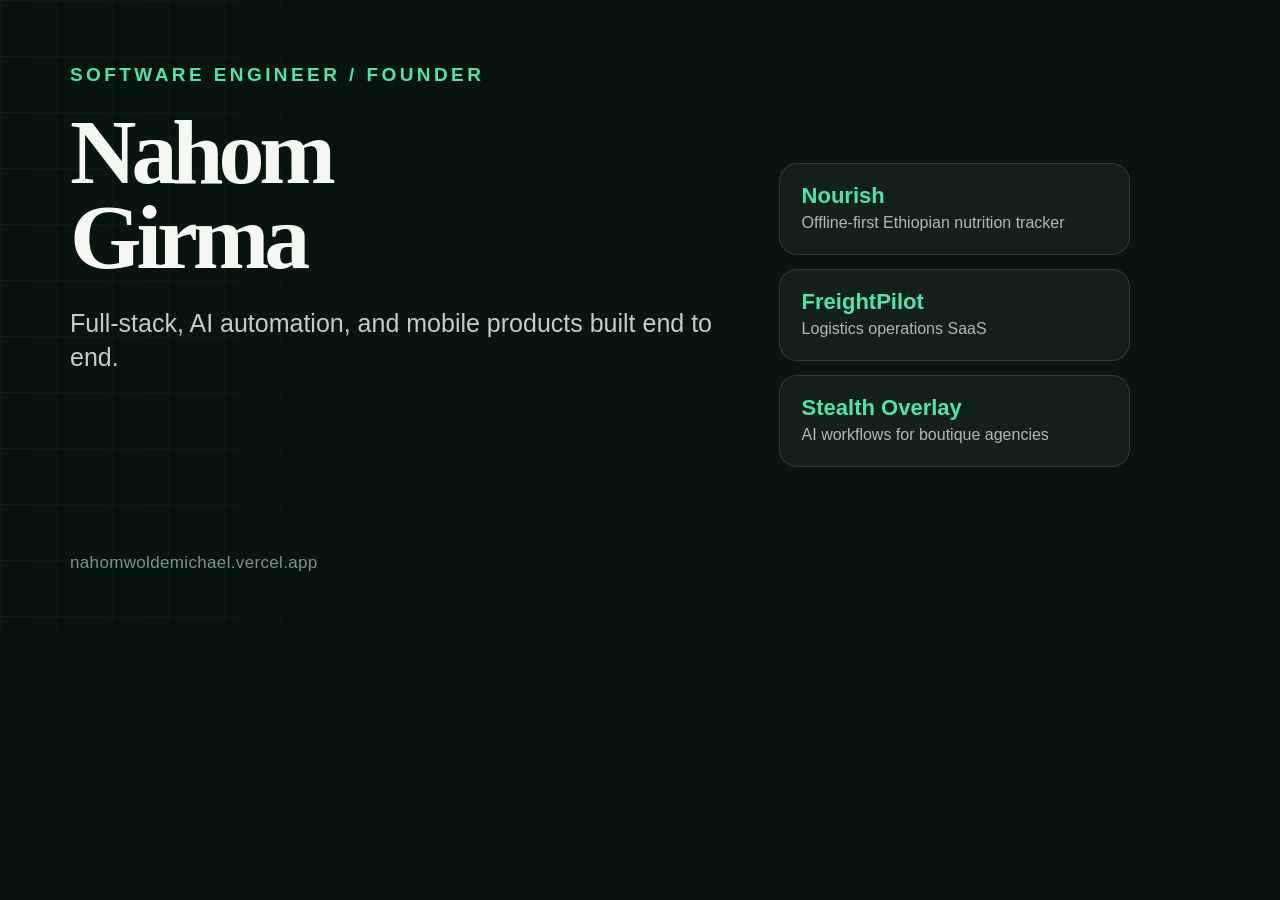
<file: assets/og-card.html>
<!DOCTYPE html>
<html lang="en">
<head>
    <meta charset="UTF-8">
    <meta name="viewport" content="width=device-width, initial-scale=1.0">
    <title>Nahom Girma social card</title>
    <style>
        * {
            box-sizing: border-box;
        }

        html,
        body {
            width: 1200px;
            height: 630px;
            margin: 0;
            overflow: hidden;
        }

        body {
            position: relative;
            display: grid;
            grid-template-columns: 1.3fr 0.7fr;
            gap: 56px;
            padding: 64px 70px;
            background: #07140f;
            color: #f4f7f2;
            font-family: Arial, Helvetica, sans-serif;
        }

        body::before {
            content: "";
            position: absolute;
            inset: 0;
            background-image:
                linear-gradient(rgba(61, 214, 148, 0.06) 1px, transparent 1px),
                linear-gradient(90deg, rgba(61, 214, 148, 0.06) 1px, transparent 1px);
            background-size: 56px 56px;
            mask-image: linear-gradient(to right, black, transparent 72%);
        }

        .eyebrow,
        h1,
        .lead,
        .projects,
        .footer {
            position: relative;
            z-index: 1;
        }

        .eyebrow {
            margin: 0 0 24px;
            color: #52e4a7;
            font-size: 19px;
            font-weight: 700;
            letter-spacing: 0.18em;
            text-transform: uppercase;
        }

        h1 {
            max-width: 720px;
            margin: 0;
            font-family: Georgia, "Times New Roman", serif;
            font-size: 92px;
            line-height: 0.92;
            letter-spacing: -0.055em;
        }

        .lead {
            max-width: 660px;
            margin: 28px 0 0;
            color: #c4cec8;
            font-size: 25px;
            line-height: 1.35;
        }

        .projects {
            display: flex;
            flex-direction: column;
            justify-content: center;
            gap: 14px;
        }

        .project {
            padding: 20px 22px;
            border: 1px solid rgba(255, 255, 255, 0.12);
            border-radius: 18px;
            background: rgba(255, 255, 255, 0.055);
            backdrop-filter: blur(10px);
        }

        .project strong {
            display: block;
            color: #52e4a7;
            font-size: 22px;
            line-height: 1.1;
            margin-bottom: 5px;
        }

        .project span {
            color: #aebbb4;
            font-size: 16px;
            line-height: 1.3;
        }

        .footer {
            position: absolute;
            left: 70px;
            bottom: 40px;
            color: #7f9187;
            font-size: 17px;
            letter-spacing: 0.02em;
        }
    </style>
</head>
<body>
    <main>
        <p class="eyebrow">Software Engineer / Founder</p>
        <h1>Nahom<br>Girma</h1>
        <p class="lead">Full-stack, AI automation, and mobile products built end to end.</p>
        <p class="footer">nahomwoldemichael.vercel.app</p>
    </main>
    <aside class="projects" aria-label="Recent products">
        <div class="project">
            <strong>Nourish</strong>
            <span>Offline-first Ethiopian nutrition tracker</span>
        </div>
        <div class="project">
            <strong>FreightPilot</strong>
            <span>Logistics operations SaaS</span>
        </div>
        <div class="project">
            <strong>Stealth Overlay</strong>
            <span>AI workflows for boutique agencies</span>
        </div>
    </aside>
</body>
</html>
</file>
<file: assets/icons/unicons-line.css>
@font-face {
  font-family: 'unicons-line';
  src: url('../fonts/line/unicons-0.woff2') format('woff2');
  font-weight: normal;
  font-style: normal;
  unicode-range: U+E800-E83B;
}
@font-face {
  font-family: 'unicons-line';
  src: url('../fonts/line/unicons-1.woff2') format('woff2');
  font-weight: normal;
  font-style: normal;
  unicode-range: U+E83C-E877;
}
@font-face {
  font-family: 'unicons-line';
  src: url('../fonts/line/unicons-10.woff2') format('woff2');
  font-weight: normal;
  font-style: normal;
  unicode-range: U+EA5B-EA96;
}
@font-face {
  font-family: 'unicons-line';
  src: url('../fonts/line/unicons-11.woff2') format('woff2');
  font-weight: normal;
  font-style: normal;
  unicode-range: U+EA97-EAD4;
}
@font-face {
  font-family: 'unicons-line';
  src: url('../fonts/line/unicons-12.woff2') format('woff2');
  font-weight: normal;
  font-style: normal;
  unicode-range: U+EAD5-EB11;
}
@font-face {
  font-family: 'unicons-line';
  src: url('../fonts/line/unicons-13.woff2') format('woff2');
  font-weight: normal;
  font-style: normal;
  unicode-range: U+EB12-EB4D;
}
@font-face {
  font-family: 'unicons-line';
  src: url('../fonts/line/unicons-14.woff2') format('woff2');
  font-weight: normal;
  font-style: normal;
  unicode-range: U+EB4E-EB89;
}
@font-face {
  font-family: 'unicons-line';
  src: url('../fonts/line/unicons-15.woff2') format('woff2');
  font-weight: normal;
  font-style: normal;
  unicode-range: U+EB8A-EBC5;
}
@font-face {
  font-family: 'unicons-line';
  src: url('../fonts/line/unicons-16.woff2') format('woff2');
  font-weight: normal;
  font-style: normal;
  unicode-range: U+EBC6-EC01;
}
@font-face {
  font-family: 'unicons-line';
  src: url('../fonts/line/unicons-17.woff2') format('woff2');
  font-weight: normal;
  font-style: normal;
  unicode-range: U+EC02-EC3D;
}
@font-face {
  font-family: 'unicons-line';
  src: url('../fonts/line/unicons-18.woff2') format('woff2');
  font-weight: normal;
  font-style: normal;
  unicode-range: U+EC3E-EC79;
}
@font-face {
  font-family: 'unicons-line';
  src: url('../fonts/line/unicons-19.woff2') format('woff2');
  font-weight: normal;
  font-style: normal;
  unicode-range: U+EC7A-ECB5;
}
@font-face {
  font-family: 'unicons-line';
  src: url('../fonts/line/unicons-2.woff2') format('woff2');
  font-weight: normal;
  font-style: normal;
  unicode-range: U+E878-E8B3;
}
@font-face {
  font-family: 'unicons-line';
  src: url('../fonts/line/unicons-20.woff2') format('woff2');
  font-weight: normal;
  font-style: normal;
  unicode-range: U+ECB6-ECB9;
}
@font-face {
  font-family: 'unicons-line';
  src: url('../fonts/line/unicons-3.woff2') format('woff2');
  font-weight: normal;
  font-style: normal;
  unicode-range: U+E8B4-E8EF;
}
@font-face {
  font-family: 'unicons-line';
  src: url('../fonts/line/unicons-4.woff2') format('woff2');
  font-weight: normal;
  font-style: normal;
  unicode-range: U+E8F0-E92B;
}
@font-face {
  font-family: 'unicons-line';
  src: url('../fonts/line/unicons-5.woff2') format('woff2');
  font-weight: normal;
  font-style: normal;
  unicode-range: U+E92C-E967;
}
@font-face {
  font-family: 'unicons-line';
  src: url('../fonts/line/unicons-6.woff2') format('woff2');
  font-weight: normal;
  font-style: normal;
  unicode-range: U+E968-E9A4;
}
@font-face {
  font-family: 'unicons-line';
  src: url('../fonts/line/unicons-7.woff2') format('woff2');
  font-weight: normal;
  font-style: normal;
  unicode-range: U+E9A5-E9E1;
}
@font-face {
  font-family: 'unicons-line';
  src: url('../fonts/line/unicons-8.woff2') format('woff2');
  font-weight: normal;
  font-style: normal;
  unicode-range: U+E9E2-EA1D;
}
@font-face {
  font-family: 'unicons-line';
  src: url('../fonts/line/unicons-9.woff2') format('woff2');
  font-weight: normal;
  font-style: normal;
  unicode-range: U+EA1E-EA5A;
}




















[class^="uil-"]:before,
[class*=" uil-"]:before {
  font-family: "unicons-line";
  font-style: normal;
  font-weight: normal;
  speak: none;

  display: inline-block;
  text-decoration: inherit;

  /* For safety - reset parent styles, that can break glyph codes */
  font-variant: normal;
  text-transform: none;

  /* fix buttons height, for twitter bootstrap */
  line-height: 1;

  /* Font smoothing. That was taken from TWBS */
  -webkit-font-smoothing: antialiased;
  -moz-osx-font-smoothing: grayscale;
}

/* Flip and Rotate */

[class*="uil-"].flip-horizontal:before {
  transform: scaleX(-1);
}
[class*="uil-"].flip-horizontal.rotate-90:before {
  transform: rotate(90deg) scaleX(-1);
}
[class*="uil-"].flip-horizontal.rotate-180:before {
  transform: rotate(180deg) scaleX(-1);
}
[class*="uil-"].flip-horizontal.rotate-270:before {
  transform: rotate(270deg) scaleX(-1);
}
[class*="uil-"].flip-horizontal.flip-vertical:before {
  transform: scale(-1);
}
[class*="uil-"].flip-horizontal.flip-vertical.rotate-90:before {
  transform: rotate(90deg) scale(-1);
}
[class*="uil-"].flip-horizontal.flip-vertical.rotate-180:before {
  transform: rotate(180deg) scale(-1);
}
[class*="uil-"].flip-horizontal.flip-vertical.rotate-270:before {
  transform: rotate(270deg) scale(-1);
}
[class*="uil-"].flip-vertical:before {
  transform: scaleY(-1);
}
[class*="uil-"].flip-vertical.rotate-90:before {
  transform: rotate(90deg) scaleY(-1);
}
[class*="uil-"].flip-vertical.rotate-180:before {
  transform: rotate(180deg) scaleY(-1);
}
[class*="uil-"].flip-vertical.rotate-270:before {
  transform: rotate(270deg) scaleY(-1);
}
[class*="uil-"].rotate-90:before {
  transform: rotate(90deg);
}
[class*="uil-"].rotate-180:before {
  transform: rotate(180deg);
}
[class*="uil-"].rotate-270:before {
  transform: rotate(270deg);
}
.uil-comment-block:before { content: '\e800'; }.uil-comment-alt-edit:before { content: '\e801'; }.uil-comments:before { content: '\e802'; }.uil-comment-alt-search:before { content: '\e803'; }.uil-comment-shield:before { content: '\e804'; }.uil-comment-alt-dots:before { content: '\e805'; }.uil-comment-download:before { content: '\e806'; }.uil-comment-check:before { content: '\e807'; }.uil-comment-alt-chart-lines:before { content: '\e808'; }.uil-comment-alt-download:before { content: '\e809'; }.uil-comment-alt-lock:before { content: '\e80a'; }.uil-comment-medical:before { content: '\e80b'; }.uil-comment-alt-heart:before { content: '\e80c'; }.uil-comment:before { content: '\e80d'; }.uil-comment-alt-share:before { content: '\e80e'; }.uil-comment-alt-upload:before { content: '\e80f'; }.uil-comment-dots:before { content: '\e810'; }.uil-comment-alt-lines:before { content: '\e811'; }.uil-comment-lock:before { content: '\e812'; }.uil-comment-heart:before { content: '\e813'; }.uil-comment-info-alt:before { content: '\e814'; }.uil-comment-upload:before { content: '\e815'; }.uil-comment-alt-medical:before { content: '\e816'; }.uil-chat-info:before { content: '\e817'; }.uil-comment-alt-notes:before { content: '\e818'; }.uil-comment-alt-plus:before { content: '\e819'; }.uil-comment-alt-image:before { content: '\e81a'; }.uil-comment-share:before { content: '\e81b'; }.uil-comment-edit:before { content: '\e81c'; }.uil-comment-alt-block:before { content: '\e81d'; }.uil-comment-chart-line:before { content: '\e81e'; }.uil-comment-alt-question:before { content: '\e81f'; }.uil-comment-lines:before { content: '\e820'; }.uil-comment-redo:before { content: '\e821'; }.uil-comment-alt-check:before { content: '\e822'; }.uil-comment-alt-shield:before { content: '\e823'; }.uil-chat:before { content: '\e824'; }.uil-comment-alt-message:before { content: '\e825'; }.uil-comment-search:before { content: '\e826'; }.uil-chat-bubble-user:before { content: '\e827'; }.uil-comments-alt:before { content: '\e828'; }.uil-comment-image:before { content: '\e829'; }.uil-comment-alt:before { content: '\e82a'; }.uil-comment-verify:before { content: '\e82b'; }.uil-comment-plus:before { content: '\e82c'; }.uil-comment-question:before { content: '\e82d'; }.uil-comment-notes:before { content: '\e82e'; }.uil-comment-alt-exclamation:before { content: '\e82f'; }.uil-comment-exclamation:before { content: '\e830'; }.uil-no-entry:before { content: '\e831'; }.uil-screw:before { content: '\e832'; }.uil-tape:before { content: '\e833'; }.uil-paint-tool:before { content: '\e834'; }.uil-comment-alt-verify:before { content: '\e835'; }.uil-comment-alt-redo:before { content: '\e836'; }.uil-trowel:before { content: '\e837'; }.uil-drill:before { content: '\e838'; }.uil-comment-info:before { content: '\e839'; }.uil-jackhammer:before { content: '\e83a'; }.uil-comment-alt-info:before { content: '\e83b'; }.uil-wheel-barrow:before { content: '\e83c'; }.uil-comment-message:before { content: '\e83d'; }.uil-shovel:before { content: '\e83e'; }.uil-keyhole-square:before { content: '\e83f'; }.uil-keyhole-circle:before { content: '\e840'; }.uil-traffic-barrier:before { content: '\e841'; }.uil-keyhole-square-full:before { content: '\e842'; }.uil-wall:before { content: '\e843'; }.uil-constructor:before { content: '\e844'; }.uil-hard-hat:before { content: '\e845'; }.uil-shield-exclamation:before { content: '\e846'; }.uil-lock-open-alt:before { content: '\e847'; }.uil-unlock:before { content: '\e848'; }.uil-unlock-alt:before { content: '\e849'; }.uil-heart-alt:before { content: '\e84a'; }.uil-octagon:before { content: '\e84b'; }.uil-lock:before { content: '\e84c'; }.uil-triangle:before { content: '\e84d'; }.uil-star:before { content: '\e84e'; }.uil-shield-slash:before { content: '\e84f'; }.uil-lock-access:before { content: '\e850'; }.uil-pentagon:before { content: '\e851'; }.uil-shield-check:before { content: '\e852'; }.uil-square:before { content: '\e853'; }.uil-shield-question:before { content: '\e854'; }.uil-padlock:before { content: '\e855'; }.uil-wheelchair:before { content: '\e856'; }.uil-lock-alt:before { content: '\e857'; }.uil-polygon:before { content: '\e858'; }.uil-circle:before { content: '\e859'; }.uil-copyright:before { content: '\e85a'; }.uil-closed-captioning:before { content: '\e85b'; }.uil-trademark:before { content: '\e85c'; }.uil-heart:before { content: '\e85d'; }.uil-parking-circle:before { content: '\e85e'; }.uil-mars:before { content: '\e85f'; }.uil-sad-squint:before { content: '\e860'; }.uil-registered:before { content: '\e861'; }.uil-nerd:before { content: '\e862'; }.uil-smile:before { content: '\e863'; }.uil-meh-alt:before { content: '\e864'; }.uil-annoyed:before { content: '\e865'; }.uil-sad-dizzy:before { content: '\e866'; }.uil-sad:before { content: '\e867'; }.uil-servicemark:before { content: '\e868'; }.uil-closed-captioning-slash:before { content: '\e869'; }.uil-venus:before { content: '\e86a'; }.uil-creative-commons-pd:before { content: '\e86b'; }.uil-frown:before { content: '\e86c'; }.uil-accessible-icon-alt:before { content: '\e86d'; }.uil-squint:before { content: '\e86e'; }.uil-meh:before { content: '\e86f'; }.uil-silence:before { content: '\e870'; }.uil-dizzy-meh:before { content: '\e871'; }.uil-parking-square:before { content: '\e872'; }.uil-shield:before { content: '\e873'; }.uil-smile-dizzy:before { content: '\e874'; }.uil-ninja:before { content: '\e875'; }.uil-smile-beam:before { content: '\e876'; }.uil-laughing:before { content: '\e877'; }.uil-previous:before { content: '\ea5b'; }.uil-film:before { content: '\ea5c'; }.uil-image-broken:before { content: '\ea5d'; }.uil-incoming-call:before { content: '\ea5e'; }.uil-image-check:before { content: '\ea5f'; }.uil-image-plus:before { content: '\ea60'; }.uil-video:before { content: '\ea61'; }.uil-camera-plus:before { content: '\ea62'; }.uil-play:before { content: '\ea63'; }.uil-cloud-question:before { content: '\ea64'; }.uil-skip-forward:before { content: '\ea65'; }.uil-image-lock:before { content: '\ea66'; }.uil-skip-forward-circle:before { content: '\ea67'; }.uil-skip-forward-alt:before { content: '\ea68'; }.uil-step-backward-circle:before { content: '\ea69'; }.uil-boombox:before { content: '\ea6a'; }.uil-step-backward-alt:before { content: '\ea6b'; }.uil-image-share:before { content: '\ea6c'; }.uil-cloud-database-tree:before { content: '\ea6d'; }.uil-snowflake:before { content: '\ea6e'; }.uil-temperature-quarter:before { content: '\ea6f'; }.uil-cloud-showers-heavy:before { content: '\ea70'; }.uil-fahrenheit:before { content: '\ea71'; }.uil-snowflake-alt:before { content: '\ea72'; }.uil-cloud-wind:before { content: '\ea73'; }.uil-tornado:before { content: '\ea74'; }.uil-cloud-sun-hail:before { content: '\ea75'; }.uil-cloud:before { content: '\ea76'; }.uil-image-edit:before { content: '\ea77'; }.uil-cloud-moon-hail:before { content: '\ea78'; }.uil-temperature-empty:before { content: '\ea79'; }.uil-cloud-sun-rain:before { content: '\ea7a'; }.uil-thunderstorm:before { content: '\ea7b'; }.uil-thunderstorm-sun:before { content: '\ea7c'; }.uil-temperature-three-quarter:before { content: '\ea7d'; }.uil-thunderstorm-moon:before { content: '\ea7e'; }.uil-snow-flake:before { content: '\ea7f'; }.uil-raindrops:before { content: '\ea80'; }.uil-forecastcloud-moon-tear:before { content: '\ea81'; }.uil-cloud-rain:before { content: '\ea82'; }.uil-cloud-sun-tear:before { content: '\ea83'; }.uil-cloud-moon-showers:before { content: '\ea84'; }.uil-cloud-rain-sun:before { content: '\ea85'; }.uil-cloud-showers-alt:before { content: '\ea86'; }.uil-cloud-showers:before { content: '\ea87'; }.uil-cloud-hail:before { content: '\ea88'; }.uil-cloud-drizzle:before { content: '\ea89'; }.uil-cloud-moon:before { content: '\ea8a'; }.uil-moon:before { content: '\ea8b'; }.uil-cloud-moon-rain:before { content: '\ea8c'; }.uil-moonset:before { content: '\ea8d'; }.uil-celsius:before { content: '\ea8e'; }.uil-image-upload:before { content: '\ea8f'; }.uil-cloud-sun-meatball:before { content: '\ea90'; }.uil-windsock:before { content: '\ea91'; }.uil-stop-circle:before { content: '\ea92'; }.uil-temperature-plus:before { content: '\ea93'; }.uil-moon-eclipse:before { content: '\ea94'; }.uil-vertical-align-top:before { content: '\ea95'; }.uil-cloud-meatball:before { content: '\ea96'; }.uil-temperature:before { content: '\ea97'; }.uil-cloud-moon-meatball:before { content: '\ea98'; }.uil-flip-h-alt:before { content: '\ea99'; }.uil-vector-square-alt:before { content: '\ea9a'; }.uil-object-ungroup:before { content: '\ea9b'; }.uil-th:before { content: '\ea9c'; }.uil-images:before { content: '\ea9d'; }.uil-temperature-minus:before { content: '\ea9e'; }.uil-flip-v:before { content: '\ea9f'; }.uil-cloud-sun-rain-alt:before { content: '\eaa0'; }.uil-square-full:before { content: '\eaa2'; }.uil-vertical-distribute-bottom:before { content: '\eaa3'; }.uil-panorama-h-alt:before { content: '\eaa4'; }.uil-pathfinder-unite:before { content: '\eaa5'; }.uil-wind:before { content: '\eaa6'; }.uil-vector-square:before { content: '\eaa7'; }.uil-vertical-align-bottom:before { content: '\eaa8'; }.uil-ruler:before { content: '\eaa9'; }.uil-object-group:before { content: '\eaaa'; }.uil-panorama-v:before { content: '\eaab'; }.uil-panorama-h:before { content: '\eaac'; }.uil-temperature-half:before { content: '\eaad'; }.uil-layers-alt:before { content: '\eaaf'; }.uil-line-alt:before { content: '\eab0'; }.uil-image-resize-landscape:before { content: '\eab1'; }.uil-image-resize-square:before { content: '\eab2'; }.uil-pathfinder:before { content: '\eab3'; }.uil-flip-h:before { content: '\eab4'; }.uil-horizontal-distribution-right:before { content: '\eab5'; }.uil-horizontal-distribution-left:before { content: '\eab6'; }.uil-horizontal-distribution-center:before { content: '\eab7'; }.uil-horizontal-align-center:before { content: '\eab8'; }.uil-ruler-combined:before { content: '\eab9'; }.uil-horizontal-align-right:before { content: '\eaba'; }.uil-horizontal-align-left:before { content: '\eabb'; }.uil-table:before { content: '\eabc'; }.uil-th-slash:before { content: '\eabd'; }.uil-crop-alt-rotate-right:before { content: '\eabe'; }.uil-apps:before { content: '\eabf'; }.uil-exclude:before { content: '\eac0'; }.uil-crop-alt:before { content: '\eac1'; }.uil-grids:before { content: '\eac2'; }.uil-flip-v-alt:before { content: '\eac3'; }.uil-vertical-distribution-center:before { content: '\eac4'; }.uil-crop-alt-rotate-left:before { content: '\eac5'; }.uil-vertical-distribution-top:before { content: '\eac6'; }.uil-brush-alt:before { content: '\eac7'; }.uil-circle-layer:before { content: '\eac8'; }.uil-modem:before { content: '\eac9'; }.uil-webcam:before { content: '\eaca'; }.uil-hdd:before { content: '\eacb'; }.uil-monitor:before { content: '\eacc'; }.uil-dice-four:before { content: '\eacd'; }.uil-wifi-router:before { content: '\eace'; }.uil-dice-five:before { content: '\eacf'; }.uil-dice-one:before { content: '\ead0'; }.uil-dice-two:before { content: '\ead1'; }.uil-dice-six:before { content: '\ead2'; }.uil-windy:before { content: '\ead3'; }.uil-swatchbook:before { content: '\ead4'; }.uil-cancel:before { content: '\ead5'; }.uil-clouds:before { content: '\ead6'; }.uil-mountains-sun:before { content: '\ead7'; }.uil-history:before { content: '\ead8'; }.uil-n-a:before { content: '\ead9'; }.uil-plane:before { content: '\eada'; }.uil-plane-departure:before { content: '\eadb'; }.uil-auto-flash:before { content: '\eadc'; }.uil-glass-martini:before { content: '\eadd'; }.uil-mobile-vibrate:before { content: '\eade'; }.uil-trees:before { content: '\eadf'; }.uil-voicemail:before { content: '\eae0'; }.uil-voicemail-rectangle:before { content: '\eae1'; }.uil-plane-fly:before { content: '\eae2'; }.uil-sync-exclamation:before { content: '\eae3'; }.uil-tachometer-fast:before { content: '\eae4'; }.uil-sign-in-alt:before { content: '\eae5'; }.uil-archive-alt:before { content: '\eae6'; }.uil-power:before { content: '\eae7'; }.uil-pizza-slice:before { content: '\eae9'; }.uil-refresh:before { content: '\eaea'; }.uil-anchor:before { content: '\eaeb'; }.uil-sync-slash:before { content: '\eaec'; }.uil-upload:before { content: '\eaed'; }.uil-glass:before { content: '\eaee'; }.uil-sign-out-alt:before { content: '\eaef'; }.uil-newspaper:before { content: '\eaf0'; }.uil-signin:before { content: '\eaf1'; }.uil-processor:before { content: '\eaf2'; }.uil-hunting:before { content: '\eaf3'; }.uil-coffee:before { content: '\eaf4'; }.uil-history-alt:before { content: '\eaf5'; }.uil-weight:before { content: '\eaf6'; }.uil-plane-arrival:before { content: '\eaf7'; }.uil-gift:before { content: '\eaf8'; }.uil-circuit:before { content: '\eaf9'; }.uil-archive:before { content: '\eafa'; }.uil-ban:before { content: '\eafb'; }.uil-crosshair-alt:before { content: '\eafc'; }.uil-crosshair:before { content: '\eafd'; }.uil-record-audio:before { content: '\eafe'; }.uil-flower:before { content: '\eaff'; }.uil-airplay:before { content: '\eb00'; }.uil-rss-interface:before { content: '\eb01'; }.uil-equal-circle:before { content: '\eb02'; }.uil-shutter:before { content: '\eb03'; }.uil-microphone-slash:before { content: '\eb04'; }.uil-life-ring:before { content: '\eb05'; }.uil-sliders-v-alt:before { content: '\eb06'; }.uil-compact-disc:before { content: '\eb07'; }.uil-sitemap:before { content: '\eb08'; }.uil-sliders-v:before { content: '\eb09'; }.uil-shutter-alt:before { content: '\eb0a'; }.uil-clapper-board:before { content: '\eb0b'; }.uil-water:before { content: '\eb0c'; }.uil-rainbow:before { content: '\eb0d'; }.uil-desert:before { content: '\eb0e'; }.uil-sunset:before { content: '\eb0f'; }.uil-mountains:before { content: '\eb10'; }.uil-bolt-slash:before { content: '\eb11'; }.uil-telescope:before { content: '\eb12'; }.uil-sperms:before { content: '\eb13'; }.uil-game-structure:before { content: '\eb14'; }.uil-ticket:before { content: '\eb15'; }.uil-presentation-play:before { content: '\eb16'; }.uil-book-open:before { content: '\eb17'; }.uil-notebooks:before { content: '\eb18'; }.uil-award-alt:before { content: '\eb19'; }.uil-bug:before { content: '\eb1a'; }.uil-browser:before { content: '\eb1b'; }.uil-rss-alt:before { content: '\eb1c'; }.uil-building:before { content: '\eb1d'; }.uil-lamp:before { content: '\eb1e'; }.uil-heart-rate:before { content: '\eb1f'; }.uil-swimmer:before { content: '\eb20'; }.uil-pump:before { content: '\eb21'; }.uil-crockery:before { content: '\eb22'; }.uil-message:before { content: '\eb23'; }.uil-bed-double:before { content: '\eb24'; }.uil-rope-way:before { content: '\eb25'; }.uil-water-glass:before { content: '\eb26'; }.uil-rotate-360:before { content: '\eb27'; }.uil-feedback:before { content: '\eb28'; }.uil-bed:before { content: '\eb29'; }.uil-utensils:before { content: '\eb2a'; }.uil-align-center-h:before { content: '\eb2b'; }.uil-baby-carriage:before { content: '\eb2c'; }.uil-post-stamp:before { content: '\eb2d'; }.uil-arrow-growth:before { content: '\eb2e'; }.uil-enter:before { content: '\eb2f'; }.uil-arrow:before { content: '\eb30'; }.uil-arrows-shrink-h:before { content: '\eb31'; }.uil-arrows-resize:before { content: '\eb32'; }.uil-presentation:before { content: '\eb33'; }.uil-arrows-h:before { content: '\eb34'; }.uil-scaling-right:before { content: '\eb35'; }.uil-import:before { content: '\eb36'; }.uil-arrow-circle-down:before { content: '\eb37'; }.uil-angle-double-down:before { content: '\eb38'; }.uil-chart-down:before { content: '\eb39'; }.uil-angle-down:before { content: '\eb3a'; }.uil-expand-left:before { content: '\eb3b'; }.uil-arrow-resize-diagonal:before { content: '\eb3c'; }.uil-exchange-alt:before { content: '\eb3d'; }.uil-angle-double-left:before { content: '\eb3e'; }.uil-expand-alt:before { content: '\eb3f'; }.uil-compress-arrows:before { content: '\eb40'; }.uil-caret-right:before { content: '\eb41'; }.uil-scroll-h:before { content: '\eb42'; }.uil-angle-double-right:before { content: '\eb43'; }.uil-arrow-to-bottom:before { content: '\eb44'; }.uil-sort:before { content: '\eb45'; }.uil-scaling-left:before { content: '\eb46'; }.uil-arrows-resize-h:before { content: '\eb47'; }.uil-arrow-from-top:before { content: '\eb48'; }.uil-arrows-up-right:before { content: '\eb49'; }.uil-arrows-left-down:before { content: '\eb4a'; }.uil-arrows-right-down:before { content: '\eb4b'; }.uil-arrows-h-alt:before { content: '\eb4c'; }.uil-download-alt:before { content: '\eb4d'; }.uil-compress-point:before { content: '\eb4e'; }.uil-arrow-up-left:before { content: '\eb4f'; }.uil-arrow-compress-h:before { content: '\eb50'; }.uil-arrows-v-alt:before { content: '\eb51'; }.uil-arrows-v:before { content: '\eb52'; }.uil-arrows-shrink-v:before { content: '\eb53'; }.uil-arrow-break:before { content: '\eb54'; }.uil-align-center-v:before { content: '\eb55'; }.uil-angle-up:before { content: '\eb56'; }.uil-arrow-circle-up:before { content: '\eb57'; }.uil-export:before { content: '\eb58'; }.uil-arrows-resize-v:before { content: '\eb59'; }.uil-upload-alt:before { content: '\eb5a'; }.uil-arrow-up-right:before { content: '\eb5b'; }.uil-corner-up-right:before { content: '\eb5c'; }.uil-angle-double-up:before { content: '\eb5d'; }.uil-sorting:before { content: '\eb5e'; }.uil-exchange:before { content: '\eb5f'; }.uil-corner-down-left:before { content: '\eb60'; }.uil-corner-right-down:before { content: '\eb61'; }.uil-corner-down-right:before { content: '\eb62'; }.uil-corner-up-left:before { content: '\eb63'; }.uil-corner-left-down:before { content: '\eb64'; }.uil-maximize-left:before { content: '\eb65'; }.uil-corner-up-right-alt:before { content: '\eb66'; }.uil-corner-down-right-alt:before { content: '\eb67'; }.uil-top-arrow-from-top:before { content: '\eb68'; }.uil-top-arrow-to-top:before { content: '\eb69'; }.uil-arrow-random:before { content: '\eb6a'; }.uil-shuffle:before { content: '\eb6b'; }.uil-direction:before { content: '\eb6c'; }.uil-angle-right:before { content: '\eb6d'; }.uil-arrow-circle-right:before { content: '\eb6e'; }.uil-arrow-to-right:before { content: '\eb6f'; }.uil-arrow-from-right:before { content: '\eb70'; }.uil-expand-from-corner:before { content: '\eb71'; }.uil-expand-arrows:before { content: '\eb72'; }.uil-arrows-maximize:before { content: '\eb73'; }.uil-arrow-down-left:before { content: '\eb74'; }.uil-expand-arrows-alt:before { content: '\eb75'; }.uil-compress-alt:before { content: '\eb76'; }.uil-scroll:before { content: '\eb77'; }.uil-arrow-circle-left:before { content: '\eb78'; }.uil-angle-left:before { content: '\eb79'; }.uil-arrows-merge:before { content: '\eb7a'; }.uil-arrow-down-right:before { content: '\eb7b'; }.uil-corner-up-left-alt:before { content: '\eb7c'; }.uil-left-arrow-to-left:before { content: '\eb7d'; }.uil-minus-path:before { content: '\eb7e'; }.uil-left-arrow-from-left:before { content: '\eb7f'; }.uil-repeat:before { content: '\eb80'; }.uil-th-large:before { content: '\eb81'; }.uil-line-spacing:before { content: '\eb82'; }.uil-shrink:before { content: '\eb83'; }.uil-compress-alt-left:before { content: '\eb84'; }.uil-bring-front:before { content: '\eb85'; }.uil-compress-lines:before { content: '\eb86'; }.uil-bring-bottom:before { content: '\eb87'; }.uil-compress-v:before { content: '\eb88'; }.uil-spin:before { content: '\eb89'; }.uil-border-out:before { content: '\eb8a'; }.uil-border-horizontal:before { content: '\eb8b'; }.uil-document-layout-left:before { content: '\eb8c'; }.uil-compress:before { content: '\eb8d'; }.uil-grip-horizontal-line:before { content: '\eb8e'; }.uil-dialpad-alt:before { content: '\eb8f'; }.uil-document-layout-center:before { content: '\eb90'; }.uil-border-bottom:before { content: '\eb91'; }.uil-dialpad:before { content: '\eb92'; }.uil-document-layout-right:before { content: '\eb93'; }.uil-align-center:before { content: '\eb94'; }.uil-sort-amount-down:before { content: '\eb95'; }.uil-align-center-alt:before { content: '\eb96'; }.uil-align-letter-right:before { content: '\eb97'; }.uil-border-alt:before { content: '\eb98'; }.uil-align-center-justify:before { content: '\eb99'; }.uil-align-alt:before { content: '\eb9a'; }.uil-border-vertical:before { content: '\eb9b'; }.uil-sort-amount-up:before { content: '\eb9c'; }.uil-wrap-text:before { content: '\eb9d'; }.uil-align-left-justify:before { content: '\eb9e'; }.uil-angle-right-b:before { content: '\eb9f'; }.uil-paragraph:before { content: '\eba0'; }.uil-right-indent-alt:before { content: '\eba1'; }.uil-border-right:before { content: '\eba2'; }.uil-align-right-justify:before { content: '\eba3'; }.uil-align:before { content: '\eba4'; }.uil-border-clear:before { content: '\eba5'; }.uil-align-right:before { content: '\eba6'; }.uil-list-ui-alt:before { content: '\eba7'; }.uil-left-indent:before { content: '\eba8'; }.uil-left-indent-alt:before { content: '\eba9'; }.uil-border-left:before { content: '\ebaa'; }.uil-border-top:before { content: '\ebab'; }.uil-align-justify:before { content: '\ebac'; }.uil-subject:before { content: '\ebad'; }.uil-bars:before { content: '\ebae'; }.uil-eye:before { content: '\ebaf'; }.uil-exposure-increase:before { content: '\ebb0'; }.uil-bright:before { content: '\ebb1'; }.uil-exposure-alt:before { content: '\ebb2'; }.uil-capture:before { content: '\ebb3'; }.uil-arrow-left:before { content: '\ebb4'; }.uil-arrow-right:before { content: '\ebb5'; }.uil-arrow-up:before { content: '\ebb6'; }.uil-focus-target:before { content: '\ebb7'; }.uil-external-link-alt:before { content: '\ebb8'; }.uil-card-atm:before { content: '\ebb9'; }.uil-focus-add:before { content: '\ebba'; }.uil-focus:before { content: '\ebbb'; }.uil-border-inner:before { content: '\ebbc'; }.uil-glass-tea:before { content: '\ebbd'; }.uil-streering:before { content: '\ebbe'; }.uil-tv-retro-slash:before { content: '\ebbf'; }.uil-wrench:before { content: '\ebc0'; }.uil-football-american:before { content: '\ebc1'; }.uil-water-drop-slash:before { content: '\ebc2'; }.uil-layers:before { content: '\ebc3'; }.uil-print-slash:before { content: '\ebc4'; }.uil-android-phone-slash:before { content: '\ebc5'; }.uil-calendar-slash:before { content: '\ebc6'; }.uil-image-slash:before { content: '\ebc7'; }.uil-image-alt-slash:before { content: '\ebc8'; }.uil-lock-slash:before { content: '\ebc9'; }.uil-money-bill-slash:before { content: '\ebca'; }.uil-comment-slash:before { content: '\ebcb'; }.uil-map-marker-slash:before { content: '\ebcc'; }.uil-tear:before { content: '\ebcd'; }.uil-comment-alt-slash:before { content: '\ebce'; }.uil-folder-slash:before { content: '\ebcf'; }.uil-filter-slash:before { content: '\ebd0'; }.uil-file-slash:before { content: '\ebd1'; }.uil-file-lanscape-slash:before { content: '\ebd2'; }.uil-glass-martini-alt-slash:before { content: '\ebd3'; }.uil-car-slash:before { content: '\ebd4'; }.uil-camera-slash:before { content: '\ebd5'; }.uil-list-ul:before { content: '\ebd6'; }.uil-layer-group-slash:before { content: '\ebd7'; }.uil-plug:before { content: '\ebd8'; }.uil-bell-slash:before { content: '\ebd9'; }.uil-expand-right:before { content: '\ebda'; }.uil-bell:before { content: '\ebdb'; }.uil-desktop-alt-slash:before { content: '\ebdc'; }.uil-align-left:before { content: '\ebdd'; }.uil-layers-slash:before { content: '\ebde'; }.uil-angry:before { content: '\ebdf'; }.uil-ear:before { content: '\ebe0'; }.uil-desktop-slash:before { content: '\ebe1'; }.uil-text-strike-through:before { content: '\ebe2'; }.uil-bold:before { content: '\ebe3'; }.uil-text:before { content: '\ebe4'; }.uil-assistive-listening-systems:before { content: '\ebe5'; }.uil-palette:before { content: '\ebe6'; }.uil-underline:before { content: '\ebe7'; }.uil-text-fields:before { content: '\ebe8'; }.uil-arrow-down:before { content: '\ebe9'; }.uil-text-size:before { content: '\ebea'; }.uil-italic:before { content: '\ebeb'; }.uil-right-to-left-text-direction:before { content: '\ebec'; }.uil-sigma:before { content: '\ebed'; }.uil-12-plus:before { content: '\ebee'; }.uil-left-to-right-text-direction:before { content: '\ebef'; }.uil-10-plus:before { content: '\ebf0'; }.uil-16-plus:before { content: '\ebf1'; }.uil-13-plus:before { content: '\ebf2'; }.uil-21-plus:before { content: '\ebf3'; }.uil-17-plus:before { content: '\ebf4'; }.uil-6-plus:before { content: '\ebf5'; }.uil-0-plus:before { content: '\ebf6'; }.uil-3-plus:before { content: '\ebf7'; }.uil-eye-slash:before { content: '\ebf8'; }.uil-archway:before { content: '\ebf9'; }.uil-18-plus:before { content: '\ebfa'; }.uil-robot:before { content: '\ebfb'; }.uil-selfie:before { content: '\ebfc'; }.uil-bag-slash:before { content: '\ebfd'; }.uil-instagram:before { content: '\ebfe'; }.uil-line:before { content: '\ebff'; }.uil-facebook-messenger:before { content: '\ec00'; }.uil-facebook-f:before { content: '\ec01'; }.uil-black-berry:before { content: '\ec02'; }.uil-linkedin:before { content: '\ec03'; }.uil-snapchat-ghost:before { content: '\ec04'; }.uil-intercom:before { content: '\ec05'; }.uil-youtube:before { content: '\ec06'; }.uil-snapchat-square:before { content: '\ec07'; }.uil-apple:before { content: '\ec08'; }.uil-instagram-alt:before { content: '\ec09'; }.uil-whatsapp-alt:before { content: '\ec0a'; }.uil-behance:before { content: '\ec0b'; }.uil-twitter:before { content: '\ec0c'; }.uil-500px:before { content: '\ec0d'; }.uil-tumblr:before { content: '\ec0e'; }.uil-github-alt:before { content: '\ec0f'; }.uil-tumblr-square:before { content: '\ec10'; }.uil-google:before { content: '\ec11'; }.uil-medium-m:before { content: '\ec12'; }.uil-slack:before { content: '\ec13'; }.uil-paypal:before { content: '\ec14'; }.uil-reddit-alien-alt:before { content: '\ec15'; }.uil-linkedin-alt:before { content: '\ec16'; }.uil-google-hangouts:before { content: '\ec17'; }.uil-java-script:before { content: '\ec18'; }.uil-google-play:before { content: '\ec19'; }.uil-google-drive:before { content: '\ec1a'; }.uil-asterisk:before { content: '\ec1b'; }.uil-android:before { content: '\ec1c'; }.uil-github:before { content: '\ec1d'; }.uil-balance-scale:before { content: '\ec1e'; }.uil-amazon:before { content: '\ec1f'; }.uil-slack-alt:before { content: '\ec20'; }.uil-dashboard:before { content: '\ec21'; }.uil-vuejs-alt:before { content: '\ec22'; }.uil-adobe-alt:before { content: '\ec23'; }.uil-ankh:before { content: '\ec24'; }.uil-twitter-alt:before { content: '\ec25'; }.uil-opera:before { content: '\ec26'; }.uil-intercom-alt:before { content: '\ec27'; }.uil-tumblr-alt:before { content: '\ec28'; }.uil-react:before { content: '\ec29'; }.uil-camera-change:before { content: '\ec2a'; }.uil-master-card:before { content: '\ec2b'; }.uil-snapchat-alt:before { content: '\ec2c'; }.uil-opera-alt:before { content: '\ec2d'; }.uil-html3-alt:before { content: '\ec2e'; }.uil-swiggy:before { content: '\ec2f'; }.uil-html3:before { content: '\ec30'; }.uil-google-hangouts-alt:before { content: '\ec31'; }.uil-adobe:before { content: '\ec32'; }.uil-facebook-messenger-alt:before { content: '\ec33'; }.uil-blogger-alt:before { content: '\ec34'; }.uil-blogger:before { content: '\ec35'; }.uil-behance-alt:before { content: '\ec36'; }.uil-apple-alt:before { content: '\ec37'; }.uil-bitcoin:before { content: '\ec38'; }.uil-megaphone:before { content: '\ec39'; }.uil-bitcoin-alt:before { content: '\ec3a'; }.uil-bowling-ball:before { content: '\ec3b'; }.uil-percentage:before { content: '\ec3c'; }.uil-hourglass:before { content: '\ec3d'; }.uil-process:before { content: '\ec3e'; }.uil-university:before { content: '\ec3f'; }.uil-skype-alt:before { content: '\ec40'; }.uil-wind-sun:before { content: '\ec41'; }.uil-vk-alt:before { content: '\ec42'; }.uil-skype:before { content: '\ec43'; }.uil-telegram-alt:before { content: '\ec44'; }.uil-vuejs:before { content: '\ec45'; }.uil-vk:before { content: '\ec46'; }.uil-telegram:before { content: '\ec47'; }.uil-yin-yang:before { content: '\ec48'; }.uil-angle-left-b:before { content: '\ec49'; }.uil-bath:before { content: '\ec4a'; }.uil-metro:before { content: '\ec4b'; }.uil-comment-add:before { content: '\ec4c'; }.uil-fire:before { content: '\ec4d'; }.uil-qrcode-scan:before { content: '\ec4e'; }.uil-panel-add:before { content: '\ec4f'; }.uil-brackets-curly:before { content: '\ec50'; }.uil-folder-open:before { content: '\ec51'; }.uil-comparison:before { content: '\ec52'; }.uil-file-export:before { content: '\ec53'; }.uil-channel-add:before { content: '\ec54'; }.uil-rupee-sign:before { content: '\ec55'; }.uil-channel:before { content: '\ec56'; }.uil-link-add:before { content: '\ec57'; }.uil-file-import:before { content: '\ec58'; }.uil-x:before { content: '\ec59'; }.uil-save:before { content: '\ec5a'; }.uil-heart-break:before { content: '\ec5b'; }.uil-tachometer-fast-alt:before { content: '\ec5c'; }.uil-facebook:before { content: '\ec5d'; }.uil-create-dashboard:before { content: '\ec5e'; }.uil-whatsapp:before { content: '\ec5f'; }.uil-setting:before { content: '\ec60'; }.uil-rocket:before { content: '\ec61'; }.uil-share:before { content: '\ec62'; }.uil-x-add:before { content: '\ec63'; }.uil-user-nurse:before { content: '\ec64'; }.uil-microscope:before { content: '\ec65'; }.uil-virus-slash:before { content: '\ec66'; }.uil-visual-studio:before { content: '\ec67'; }.uil-head-side-mask:before { content: '\ec68'; }.uil-baseball-ball:before { content: '\ec69'; }.uil-stethoscope-alt:before { content: '\ec6a'; }.uil-hospital-symbol:before { content: '\ec6b'; }.uil-hospital-square-sign:before { content: '\ec6c'; }.uil-head-side:before { content: '\ec6d'; }.uil-head-side-cough:before { content: '\ec6e'; }.uil-clinic-medical:before { content: '\ec6f'; }.uil-wind-moon:before { content: '\ec70'; }.uil-hospital:before { content: '\ec71'; }.uil-stethoscope:before { content: '\ec72'; }.uil-sanitizer:before { content: '\ec73'; }.uil-toilet-paper:before { content: '\ec74'; }.uil-coronavirus:before { content: '\ec75'; }.uil-user-arrows:before { content: '\ec76'; }.uil-house-user:before { content: '\ec77'; }.uil-social-distancing:before { content: '\ec78'; }.uil-credit-card-search:before { content: '\ec79'; }.uil-android-alt:before { content: '\ec7a'; }.uil-shield-plus:before { content: '\ec7b'; }.uil-user-md:before { content: '\ec7c'; }.uil-transaction:before { content: '\ec7d'; }.uil-store-slash:before { content: '\ec7e'; }.uil-code-branch:before { content: '\ec7f'; }.uil-google-drive-alt:before { content: '\ec80'; }.uil-envelope-block:before { content: '\ec81'; }.uil-mailbox-alt:before { content: '\ec82'; }.uil-signout:before { content: '\ec83'; }.uil-slider-h:before { content: '\ec84'; }.uil-lira-sign:before { content: '\ec85'; }.uil-slider-h-range:before { content: '\ec86'; }.uil-file-graph:before { content: '\ec87'; }.uil-wordpress-simple:before { content: '\ec88'; }.uil-bing:before { content: '\ec89'; }.uil-wordpress:before { content: '\ec8a'; }.uil-html5:before { content: '\ec8b'; }.uil-programming-language:before { content: '\ec8c'; }.uil-css3-simple:before { content: '\ec8d'; }.uil-html5-alt:before { content: '\ec8e'; }.uil-discord:before { content: '\ec8f'; }.uil-draggabledots:before { content: '\ec90'; }.uil-font:before { content: '\ec91'; }.uil-video-question:before { content: '\ec92'; }.uil-headphone-slash:before { content: '\ec93'; }.uil-info:before { content: '\ec94'; }.uil-letter-chinese-a:before { content: '\ec95'; }.uil-letter-hindi-a:before { content: '\ec96'; }.uil-english-to-chinese:before { content: '\ec97'; }.uil-question:before { content: '\ec98'; }.uil-letter-english-a:before { content: '\ec99'; }.uil-hindi-to-chinese:before { content: '\ec9a'; }.uil-inbox:before { content: '\ec9b'; }.uil-letter-japanese-a:before { content: '\ec9c'; }.uil-exclamation:before { content: '\ec9d'; }.uil-language:before { content: '\ec9e'; }.uil-backspace:before { content: '\ec9f'; }.uil-window-grid:before { content: '\eca0'; }.uil-cloud-sun:before { content: '\eca1'; }.uil-vertical-align-center:before { content: '\eca2'; }.uil-raindrops-alt:before { content: '\eca3'; }.uil-sanitizer-alt:before { content: '\eca4'; }.uil-estate:before { content: '\eca5'; }.uil-file-contract:before { content: '\eca6'; }.uil-fidget-spinner:before { content: '\eca7'; }.uil-spinner:before { content: '\eca8'; }.uil-spinner-alt:before { content: '\eca9'; }.uil-elipsis-double-v-alt:before { content: '\ecaa'; }.uil-list-ol:before { content: '\ecab'; }.uil-list-ol-alt:before { content: '\ecac'; }.uil-docker:before { content: '\ecad'; }.uil-linux:before { content: '\ecae'; }.uil-hipchat:before { content: '\ecaf'; }.uil-gitlab:before { content: '\ecb0'; }.uil-lottiefiles-alt:before { content: '\ecb1'; }.uil-pagerduty:before { content: '\ecb2'; }.uil-microsoft:before { content: '\ecb3'; }.uil-windows:before { content: '\ecb4'; }.uil-pagelines:before { content: '\ecb5'; }.uil-grin:before { content: '\e878'; }.uil-sad-cry:before { content: '\e879'; }.uil-sad-crying:before { content: '\e87a'; }.uil-surprise:before { content: '\e87b'; }.uil-unamused:before { content: '\e87c'; }.uil-confused:before { content: '\e87d'; }.uil-grin-tongue-wink:before { content: '\e87e'; }.uil-grin-tongue-wink-alt:before { content: '\e87f'; }.uil-kid:before { content: '\e880'; }.uil-smile-wink-alt:before { content: '\e881'; }.uil-smile-squint-wink:before { content: '\e882'; }.uil-annoyed-alt:before { content: '\e883'; }.uil-silent-squint:before { content: '\e884'; }.uil-sick:before { content: '\e885'; }.uil-shopping-cart-alt:before { content: '\e886'; }.uil-shopping-bag:before { content: '\e887'; }.uil-pricetag-alt:before { content: '\e888'; }.uil-shopping-cart:before { content: '\e889'; }.uil-smile-squint-wink-alt:before { content: '\e88a'; }.uil-store-alt:before { content: '\e88b'; }.uil-emoji:before { content: '\e88c'; }.uil-trademark-circle:before { content: '\e88d'; }.uil-basketball:before { content: '\e88e'; }.uil-square-shape:before { content: '\e88f'; }.uil-label:before { content: '\e890'; }.uil-shopping-basket:before { content: '\e891'; }.uil-smile-wink:before { content: '\e892'; }.uil-tag:before { content: '\e893'; }.uil-label-alt:before { content: '\e894'; }.uil-tag-alt:before { content: '\e895'; }.uil-store:before { content: '\e896'; }.uil-meh-closed-eye:before { content: '\e897'; }.uil-trophy:before { content: '\e898'; }.uil-dice-three:before { content: '\e899'; }.uil-football-ball:before { content: '\e89a'; }.uil-basketball-hoop:before { content: '\e89b'; }.uil-club:before { content: '\e89c'; }.uil-tennis-ball:before { content: '\e89d'; }.uil-football:before { content: '\e89e'; }.uil-volleyball:before { content: '\e89f'; }.uil-heart-sign:before { content: '\e8a0'; }.uil-spade:before { content: '\e8a1'; }.uil-diamond:before { content: '\e8a2'; }.uil-money-stack:before { content: '\e8a3'; }.uil-money-withdrawal:before { content: '\e8a4'; }.uil-presentation-line:before { content: '\e8a5'; }.uil-kayak:before { content: '\e8a6'; }.uil-chart-pie:before { content: '\e8a7'; }.uil-dumbbell:before { content: '\e8a8'; }.uil-suitcase-alt:before { content: '\e8a9'; }.uil-yen:before { content: '\e8aa'; }.uil-yen-circle:before { content: '\e8ab'; }.uil-briefcase-alt:before { content: '\e8ac'; }.uil-receipt:before { content: '\e8ad'; }.uil-pound:before { content: '\e8ae'; }.uil-invoice:before { content: '\e8af'; }.uil-pound-circle:before { content: '\e8b0'; }.uil-analysis:before { content: '\e8b1'; }.uil-suitcase:before { content: '\e8b2'; }.uil-moneybag-alt:before { content: '\e8b3'; }.uil-lottiefiles:before { content: '\ecb6'; }.uil-okta:before { content: '\ecb7'; }.uil-illustration:before { content: '\ecb8'; }.uil-icons:before { content: '\ecb9'; }.uil-bag-alt:before { content: '\e8b4'; }.uil-moneybag:before { content: '\e8b5'; }.uil-bag:before { content: '\e8b6'; }.uil-money-insert:before { content: '\e8b7'; }.uil-chart-line:before { content: '\e8b8'; }.uil-dollar-sign-alt:before { content: '\e8b9'; }.uil-euro:before { content: '\e8ba'; }.uil-usd-circle:before { content: '\e8bb'; }.uil-euro-circle:before { content: '\e8bc'; }.uil-usd-square:before { content: '\e8bd'; }.uil-money-bill-stack:before { content: '\e8be'; }.uil-dollar-alt:before { content: '\e8bf'; }.uil-money-withdraw:before { content: '\e8c0'; }.uil-credit-card:before { content: '\e8c1'; }.uil-money-bill:before { content: '\e8c2'; }.uil-bitcoin-sign:before { content: '\e8c3'; }.uil-signal-alt-3:before { content: '\e8c4'; }.uil-receipt-alt:before { content: '\e8c5'; }.uil-graph-bar:before { content: '\e8c6'; }.uil-analytics:before { content: '\e8c7'; }.uil-table-tennis:before { content: '\e8c8'; }.uil-bill:before { content: '\e8c9'; }.uil-chart-bar:before { content: '\e8ca'; }.uil-chart-growth:before { content: '\e8cb'; }.uil-chart-growth-alt:before { content: '\e8cc'; }.uil-shop:before { content: '\e8cd'; }.uil-chart-bar-alt:before { content: '\e8ce'; }.uil-dollar-sign:before { content: '\e8cf'; }.uil-chart:before { content: '\e8d0'; }.uil-briefcase:before { content: '\e8d1'; }.uil-bitcoin-circle:before { content: '\e8d2'; }.uil-chart-pie-alt:before { content: '\e8d3'; }.uil-golf-ball:before { content: '\e8d4'; }.uil-calculator-alt:before { content: '\e8d5'; }.uil-coins:before { content: '\e8d6'; }.uil-map-pin-alt:before { content: '\e8d7'; }.uil-lightbulb:before { content: '\e8d8'; }.uil-map-marker-question:before { content: '\e8d9'; }.uil-map-marker-shield:before { content: '\e8da'; }.uil-schedule:before { content: '\e8db'; }.uil-calendar-alt:before { content: '\e8dc'; }.uil-crosshairs:before { content: '\e8dd'; }.uil-puzzle-piece:before { content: '\e8de'; }.uil-gold:before { content: '\e8df'; }.uil-compass:before { content: '\e8e0'; }.uil-map:before { content: '\e8e1'; }.uil-location-point:before { content: '\e8e2'; }.uil-map-marker-info:before { content: '\e8e3'; }.uil-map-marker-edit:before { content: '\e8e4'; }.uil-map-marker-plus:before { content: '\e8e5'; }.uil-map-pin:before { content: '\e8e6'; }.uil-navigator:before { content: '\e8e7'; }.uil-location-pin-alt:before { content: '\e8e8'; }.uil-map-marker-minus:before { content: '\e8e9'; }.uil-map-marker-alt:before { content: '\e8ea'; }.uil-sign-left:before { content: '\e8eb'; }.uil-map-marker:before { content: '\e8ec'; }.uil-sign-right:before { content: '\e8ed'; }.uil-directions:before { content: '\e8ee'; }.uil-location-arrow:before { content: '\e8ef'; }.uil-dna:before { content: '\e8f0'; }.uil-sign-alt:before { content: '\e8f1'; }.uil-presentation-lines-alt:before { content: '\e8f2'; }.uil-atom:before { content: '\e8f3'; }.uil-flask:before { content: '\e8f4'; }.uil-diary:before { content: '\e8f5'; }.uil-presentation-times:before { content: '\e8f6'; }.uil-diary-alt:before { content: '\e8f7'; }.uil-presentation-plus:before { content: '\e8f8'; }.uil-presentation-minus:before { content: '\e8f9'; }.uil-presentation-edit:before { content: '\e8fa'; }.uil-backpack:before { content: '\e8fb'; }.uil-notes:before { content: '\e8fc'; }.uil-location-arrow-alt:before { content: '\e8fd'; }.uil-book-alt:before { content: '\e8fe'; }.uil-book:before { content: '\e8ff'; }.uil-medal:before { content: '\e900'; }.uil-award:before { content: '\e901'; }.uil-flask-potion:before { content: '\e902'; }.uil-bell-school:before { content: '\e903'; }.uil-podium:before { content: '\e904'; }.uil-graduation-cap:before { content: '\e905'; }.uil-medical-square:before { content: '\e906'; }.uil-ambulance:before { content: '\e907'; }.uil-medical-square-full:before { content: '\e908'; }.uil-cell:before { content: '\e909'; }.uil-band-aid:before { content: '\e90a'; }.uil-lightbulb-alt:before { content: '\e90b'; }.uil-wheelchair-alt:before { content: '\e90c'; }.uil-thermometer:before { content: '\e90d'; }.uil-abacus:before { content: '\e90e'; }.uil-syringe:before { content: '\e90f'; }.uil-tablets:before { content: '\e910'; }.uil-capsule:before { content: '\e911'; }.uil-stretcher:before { content: '\e912'; }.uil-presentation-check:before { content: '\e913'; }.uil-medkit:before { content: '\e914'; }.uil-meeting-board:before { content: '\e915'; }.uil-monitor-heart-rate:before { content: '\e916'; }.uil-file-medical-alt:before { content: '\e917'; }.uil-heartbeat:before { content: '\e918'; }.uil-prescription-bottle:before { content: '\e919'; }.uil-clock-two:before { content: '\e91a'; }.uil-medical-drip:before { content: '\e91b'; }.uil-book-medical:before { content: '\e91c'; }.uil-watch-alt:before { content: '\e91d'; }.uil-stopwatch:before { content: '\e91e'; }.uil-watch:before { content: '\e91f'; }.uil-clock:before { content: '\e920'; }.uil-clock-seven:before { content: '\e921'; }.uil-clock-three:before { content: '\e922'; }.uil-clock-nine:before { content: '\e923'; }.uil-clock-ten:before { content: '\e924'; }.uil-files-landscapes:before { content: '\e925'; }.uil-clock-five:before { content: '\e926'; }.uil-brain:before { content: '\e927'; }.uil-file-plus-alt:before { content: '\e928'; }.uil-file-network:before { content: '\e929'; }.uil-file-contract-dollar:before { content: '\e92a'; }.uil-file-upload-alt:before { content: '\e92b'; }.uil-clock-eight:before { content: '\e92c'; }.uil-clipboard-alt:before { content: '\e92d'; }.uil-books:before { content: '\e92e'; }.uil-file-search-alt:before { content: '\e92f'; }.uil-file-upload:before { content: '\e930'; }.uil-file-share-alt:before { content: '\e931'; }.uil-file-minus-alt:before { content: '\e932'; }.uil-folder-minus:before { content: '\e933'; }.uil-file-shield-alt:before { content: '\e934'; }.uil-file-minus:before { content: '\e935'; }.uil-folder-medical:before { content: '\e936'; }.uil-file-redo-alt:before { content: '\e937'; }.uil-file-lock-alt:before { content: '\e938'; }.uil-folder-lock:before { content: '\e939'; }.uil-heart-medical:before { content: '\e93a'; }.uil-file-question-alt:before { content: '\e93b'; }.uil-files-landscapes-alt:before { content: '\e93c'; }.uil-file-medical:before { content: '\e93d'; }.uil-file-landscape:before { content: '\e93e'; }.uil-file-question:before { content: '\e93f'; }.uil-folder-question:before { content: '\e940'; }.uil-file-landscape-alt:before { content: '\e941'; }.uil-folder:before { content: '\e942'; }.uil-file-edit-alt:before { content: '\e943'; }.uil-folder-heart:before { content: '\e944'; }.uil-folder-exclamation:before { content: '\e945'; }.uil-folder-info:before { content: '\e946'; }.uil-file-download-alt:before { content: '\e947'; }.uil-file-download:before { content: '\e948'; }.uil-file-copy-alt:before { content: '\e949'; }.uil-file-heart:before { content: '\e94a'; }.uil-file-alt:before { content: '\e94b'; }.uil-copy-landscape:before { content: '\e94c'; }.uil-copy-alt:before { content: '\e94d'; }.uil-folder-upload:before { content: '\e94e'; }.uil-file-exclamation-alt:before { content: '\e94f'; }.uil-file-exclamation:before { content: '\e950'; }.uil-copy:before { content: '\e951'; }.uil-file-blank:before { content: '\e952'; }.uil-stopwatch-slash:before { content: '\e953'; }.uil-file:before { content: '\e954'; }.uil-folder-times:before { content: '\e955'; }.uil-document-info:before { content: '\e956'; }.uil-file-times:before { content: '\e957'; }.uil-file-info-alt:before { content: '\e958'; }.uil-clipboard-blank:before { content: '\e959'; }.uil-clipboard-notes:before { content: '\e95a'; }.uil-file-times-alt:before { content: '\e95b'; }.uil-folder-download:before { content: '\e95c'; }.uil-file-bookmark-alt:before { content: '\e95d'; }.uil-file-block-alt:before { content: '\e95e'; }.uil-folder-check:before { content: '\e95f'; }.uil-file-check:before { content: '\e960'; }.uil-folder-plus:before { content: '\e961'; }.uil-clipboard:before { content: '\e962'; }.uil-file-check-alt:before { content: '\e963'; }.uil-print:before { content: '\e964'; }.uil-folder-network:before { content: '\e965'; }.uil-desktop-alt:before { content: '\e966'; }.uil-mouse-alt:before { content: '\e967'; }.uil-tablet:before { content: '\e968'; }.uil-desktop:before { content: '\e969'; }.uil-mobile-android-alt:before { content: '\e96a'; }.uil-search-alt:before { content: '\e96b'; }.uil-volume-up:before { content: '\e96c'; }.uil-mouse:before { content: '\e96d'; }.uil-mouse-alt-2:before { content: '\e96e'; }.uil-mobile-android:before { content: '\e96f'; }.uil-laptop:before { content: '\e970'; }.uil-search-minus:before { content: '\e971'; }.uil-bluetooth-b:before { content: '\e972'; }.uil-video-slash:before { content: '\e973'; }.uil-search-plus:before { content: '\e974'; }.uil-tv-retro:before { content: '\e975'; }.uil-toggle-on:before { content: '\e976'; }.uil-toggle-off:before { content: '\e977'; }.uil-traffic-light:before { content: '\e978'; }.uil-bolt:before { content: '\e979'; }.uil-trash-alt:before { content: '\e97a'; }.uil-star-half-alt:before { content: '\e97b'; }.uil-utensils-alt:before { content: '\e97c'; }.uil-share-alt:before { content: '\e97d'; }.uil-volume-down:before { content: '\e97e'; }.uil-wifi:before { content: '\e97f'; }.uil-cog:before { content: '\e980'; }.uil-bookmark:before { content: '\e981'; }.uil-wallet:before { content: '\e982'; }.uil-minus:before { content: '\e983'; }.uil-rss:before { content: '\e984'; }.uil-sync:before { content: '\e985'; }.uil-redo:before { content: '\e986'; }.uil-bookmark-full:before { content: '\e987'; }.uil-umbrella:before { content: '\e988'; }.uil-trash:before { content: '\e989'; }.uil-wifi-slash:before { content: '\e98a'; }.uil-plus-square:before { content: '\e98b'; }.uil-plus:before { content: '\e98c'; }.uil-signal-alt:before { content: '\e98d'; }.uil-pen:before { content: '\e98e'; }.uil-package:before { content: '\e98f'; }.uil-edit:before { content: '\e990'; }.uil-signal:before { content: '\e991'; }.uil-glass-martini-alt:before { content: '\e992'; }.uil-file-plus:before { content: '\e993'; }.uil-minus-circle:before { content: '\e994'; }.uil-microphone:before { content: '\e995'; }.uil-minus-square:before { content: '\e996'; }.uil-minus-square-full:before { content: '\e997'; }.uil-volume-mute:before { content: '\e998'; }.uil-link-h:before { content: '\e999'; }.uil-search:before { content: '\e99a'; }.uil-ellipsis-v:before { content: '\e99b'; }.uil-ellipsis-h:before { content: '\e99c'; }.uil-link-alt:before { content: '\e99d'; }.uil-calculator:before { content: '\e99e'; }.uil-layer-group:before { content: '\e99f'; }.uil-car:before { content: '\e9a0'; }.uil-thumbs-up:before { content: '\e9a1'; }.uil-link:before { content: '\e9a2'; }.uil-home:before { content: '\e9a4'; }.uil-keyboard:before { content: '\e9a5'; }.uil-volume-off:before { content: '\e9a6'; }.uil-edit-alt:before { content: '\e9a7'; }.uil-restaurant:before { content: '\e9a8'; }.uil-exclamation-octagon:before { content: '\e9a9'; }.uil-globe:before { content: '\e9aa'; }.uil-favorite:before { content: '\e9ab'; }.uil-question-circle:before { content: '\e9ac'; }.uil-info-circle:before { content: '\e9ad'; }.uil-filter:before { content: '\e9ae'; }.uil-volume:before { content: '\e9af'; }.uil-exclamation-triangle:before { content: '\e9b0'; }.uil-exclamation-circle:before { content: '\e9b1'; }.uil-thumbs-down:before { content: '\e9b2'; }.uil-multiply:before { content: '\e9b3'; }.uil-check-square:before { content: '\e9b4'; }.uil-times-circle:before { content: '\e9b5'; }.uil-box:before { content: '\e9b6'; }.uil-sim-card:before { content: '\e9b7'; }.uil-times:before { content: '\e9b8'; }.uil-times-square:before { content: '\e9b9'; }.uil-link-broken:before { content: '\e9ba'; }.uil-cube:before { content: '\e9bb'; }.uil-bolt-alt:before { content: '\e9bc'; }.uil-calender:before { content: '\e9bd'; }.uil-battery-empty:before { content: '\e9be'; }.uil-at:before { content: '\e9bf'; }.uil-battery-bolt:before { content: '\e9c0'; }.uil-plus-circle:before { content: '\e9c1'; }.uil-check-circle:before { content: '\e9c2'; }.uil-check:before { content: '\e9c3'; }.uil-adjust-half:before { content: '\e9c4'; }.uil-paperclip:before { content: '\e9c5'; }.uil-bullseye:before { content: '\e9c6'; }.uil-brightness:before { content: '\e9c7'; }.uil-adjust-alt:before { content: '\e9c8'; }.uil-adjust-circle:before { content: '\e9c9'; }.uil-brightness-half:before { content: '\e9ca'; }.uil-brightness-empty:before { content: '\e9cb'; }.uil-sun:before { content: '\e9cc'; }.uil-brightness-plus:before { content: '\e9cd'; }.uil-key-skeleton:before { content: '\e9ce'; }.uil-adjust:before { content: '\e9d0'; }.uil-keyboard-hide:before { content: '\e9d1'; }.uil-brightness-minus:before { content: '\e9d2'; }.uil-key-skeleton-alt:before { content: '\e9d3'; }.uil-bus:before { content: '\e9d4'; }.uil-parcel:before { content: '\e9d5'; }.uil-car-sideview:before { content: '\e9d6'; }.uil-car-wash:before { content: '\e9d7'; }.uil-bus-school:before { content: '\e9d8'; }.uil-subway:before { content: '\e9d9'; }.uil-ship:before { content: '\e9da'; }.uil-bus-alt:before { content: '\e9db'; }.uil-subway-alt:before { content: '\e9dc'; }.uil-taxi:before { content: '\e9dd'; }.uil-truck-loading:before { content: '\e9de'; }.uil-dribbble:before { content: '\e9df'; }.uil-dropbox:before { content: '\e9e0'; }.uil-envelope-check:before { content: '\e9e1'; }.uil-envelope-add:before { content: '\e9e2'; }.uil-envelope-exclamation:before { content: '\e9e3'; }.uil-phone-slash:before { content: '\e9e4'; }.uil-outgoing-call:before { content: '\e9e5'; }.uil-envelope:before { content: '\e9e6'; }.uil-phone:before { content: '\e9e7'; }.uil-calling:before { content: '\e9e8'; }.uil-phone-times:before { content: '\e9e9'; }.uil-envelope-search:before { content: '\e9ea'; }.uil-phone-volume:before { content: '\e9eb'; }.uil-envelope-upload:before { content: '\e9ec'; }.uil-forwaded-call:before { content: '\e9ed'; }.uil-envelope-share:before { content: '\e9ee'; }.uil-envelope-upload-alt:before { content: '\e9ef'; }.uil-envelope-minus:before { content: '\e9f0'; }.uil-envelope-receive:before { content: '\e9f1'; }.uil-envelope-redo:before { content: '\e9f2'; }.uil-envelope-download-alt:before { content: '\e9f3'; }.uil-envelope-download:before { content: '\e9f4'; }.uil-brightness-low:before { content: '\e9f5'; }.uil-envelope-shield:before { content: '\e9f6'; }.uil-envelope-open:before { content: '\e9f7'; }.uil-envelope-lock:before { content: '\e9f8'; }.uil-keyboard-show:before { content: '\e9f9'; }.uil-truck:before { content: '\e9fa'; }.uil-envelopes:before { content: '\e9fb'; }.uil-mailbox:before { content: '\e9fc'; }.uil-envelope-heart:before { content: '\e9fd'; }.uil-space-key:before { content: '\e9fe'; }.uil-keyboard-alt:before { content: '\e9ff'; }.uil-envelope-edit:before { content: '\ea00'; }.uil-postcard:before { content: '\ea01'; }.uil-fast-mail-alt:before { content: '\ea02'; }.uil-envelope-question:before { content: '\ea03'; }.uil-fast-mail:before { content: '\ea04'; }.uil-envelope-info:before { content: '\ea05'; }.uil-laptop-cloud:before { content: '\ea06'; }.uil-desktop-cloud-alt:before { content: '\ea07'; }.uil-envelope-star:before { content: '\ea08'; }.uil-envelope-times:before { content: '\ea09'; }.uil-luggage-cart:before { content: '\ea0a'; }.uil-envelope-bookmark:before { content: '\ea0b'; }.uil-missed-call:before { content: '\ea0c'; }.uil-user:before { content: '\ea0d'; }.uil-user-plus:before { content: '\ea0e'; }.uil-envelope-alt:before { content: '\ea0f'; }.uil-user-location:before { content: '\ea10'; }.uil-users-alt:before { content: '\ea11'; }.uil-book-reader:before { content: '\ea12'; }.uil-cloud-bookmark:before { content: '\ea13'; }.uil-phone-alt:before { content: '\ea14'; }.uil-cloud-computing:before { content: '\ea15'; }.uil-cloud-check:before { content: '\ea16'; }.uil-user-minus:before { content: '\ea17'; }.uil-cloud-times:before { content: '\ea18'; }.uil-cloud-block:before { content: '\ea19'; }.uil-columns:before { content: '\ea1a'; }.uil-web-section:before { content: '\ea1b'; }.uil-grid:before { content: '\ea1c'; }.uil-web-grid-alt:before { content: '\ea1d'; }.uil-window-maximize:before { content: '\ea1e'; }.uil-web-section-alt:before { content: '\ea1f'; }.uil-web-grid:before { content: '\ea20'; }.uil-server-connection:before { content: '\ea21'; }.uil-cloud-slash:before { content: '\ea22'; }.uil-cloud-upload:before { content: '\ea23'; }.uil-cloud-exclamation:before { content: '\ea24'; }.uil-database:before { content: '\ea25'; }.uil-server:before { content: '\ea26'; }.uil-cloud-unlock:before { content: '\ea27'; }.uil-cloud-share:before { content: '\ea28'; }.uil-envelope-send:before { content: '\ea29'; }.uil-cloud-shield:before { content: '\ea2a'; }.uil-laptop-connection:before { content: '\ea2b'; }.uil-server-network-alt:before { content: '\ea2c'; }.uil-cloud-redo:before { content: '\ea2d'; }.uil-servers:before { content: '\ea2e'; }.uil-server-network:before { content: '\ea2f'; }.uil-cloud-heart:before { content: '\ea30'; }.uil-database-alt:before { content: '\ea31'; }.uil-cloud-lock:before { content: '\ea32'; }.uil-cloud-info:before { content: '\ea33'; }.uil-phone-pause:before { content: '\ea34'; }.uil-user-square:before { content: '\ea35'; }.uil-user-exclamation:before { content: '\ea36'; }.uil-cloud-download:before { content: '\ea37'; }.uil-user-circle:before { content: '\ea38'; }.uil-cloud-wifi:before { content: '\ea39'; }.uil-data-sharing:before { content: '\ea3a'; }.uil-cloud-data-connection:before { content: '\ea3b'; }.uil-backward:before { content: '\ea3c'; }.uil-camera:before { content: '\ea3d'; }.uil-music-tune-slash:before { content: '\ea3e'; }.uil-user-times:before { content: '\ea3f'; }.uil-scenery:before { content: '\ea40'; }.uil-user-check:before { content: '\ea41'; }.uil-headphones:before { content: '\ea42'; }.uil-step-backward:before { content: '\ea43'; }.uil-image-search:before { content: '\ea44'; }.uil-image-minus:before { content: '\ea45'; }.uil-window-section:before { content: '\ea46'; }.uil-play-circle:before { content: '\ea47'; }.uil-pause-circle:before { content: '\ea48'; }.uil-image-shield:before { content: '\ea4a'; }.uil-window:before { content: '\ea4b'; }.uil-pause:before { content: '\ea4c'; }.uil-server-alt:before { content: '\ea4d'; }.uil-image-question:before { content: '\ea4e'; }.uil-music:before { content: '\ea4f'; }.uil-image-block:before { content: '\ea50'; }.uil-music-note:before { content: '\ea51'; }.uil-step-forward:before { content: '\ea52'; }.uil-image-redo:before { content: '\ea53'; }.uil-image:before { content: '\ea54'; }.uil-picture:before { content: '\ea55'; }.uil-image-download:before { content: '\ea56'; }.uil-image-v:before { content: '\ea57'; }.uil-forward:before { content: '\ea58'; }.uil-image-times:before { content: '\ea59'; }.uil-headphones-alt:before { content: '\ea5a'; }
</file>
<file: style.css>
/* ============================================================
   NAHOM GIRMA — PORTFOLIO
   Sewood-Inspired Modern Aesthetic
   ============================================================ */

@font-face {
    font-family: 'Inter';
    font-style: normal;
    font-weight: 300 700;
    font-display: swap;
    src: url('assets/fonts/inter-latin-variable.woff2') format('woff2');
}

@font-face {
    font-family: 'Playfair Display';
    font-style: normal;
    font-weight: 400 900;
    font-display: swap;
    src: url('assets/fonts/playfair-display-latin-variable.woff2') format('woff2');
}

/* ==================== VARIABLES ==================== */
:root {
    --color-bg: #FAFAFA;
    --color-bg-alt: #F0F0F2;
    --color-surface: #FFFFFF;
    --color-text: #1A1A1A;
    --color-text-secondary: #565656;
    --color-text-muted: #6E6E6E;
    --color-accent: #2DB87F;
    --color-accent-dark: #176B49;
    --color-accent-light: rgba(45, 184, 127, 0.12);
    --color-action: #176B49;
    --color-action-hover: #105A3D;
    --color-action-ink: #FFFFFF;
    --color-footer-bg: #1A1A1A;
    --color-footer-text: #F7FAF8;
    --color-footer-muted: #B8C0BC;
    --color-border: rgba(0, 0, 0, 0.08);
    --color-dark: #1A1A1A;
    --color-white: #FFFFFF;

    --font-heading: 'Playfair Display', Georgia, 'Times New Roman', serif;
    --font-body: 'Inter', -apple-system, BlinkMacSystemFont, sans-serif;

    --fs-hero: clamp(3.5rem, 8vw, 7rem);
    --fs-h1: clamp(2rem, 4vw, 3rem);
    --fs-h2: clamp(1.5rem, 3vw, 2.25rem);
    --fs-h3: 1.15rem;
    --fs-body: 1rem;
    --fs-small: 0.85rem;
    --fs-xs: 0.75rem;

    --radius-sm: 0.5rem;
    --radius-md: 1rem;
    --radius-lg: 1.5rem;
    --radius-xl: 2rem;
    --radius-pill: 50px;

    --shadow-sm: 0 2px 8px rgba(0, 0, 0, 0.04);
    --shadow-md: 0 8px 30px rgba(0, 0, 0, 0.06);
    --shadow-lg: 0 20px 50px rgba(0, 0, 0, 0.1);
    --shadow-xl: 0 30px 70px rgba(0, 0, 0, 0.15);

    --transition: 0.4s cubic-bezier(0.25, 1, 0.5, 1);
    --header-height: 5rem;
    --z-header: 100;
    --z-modal: 1000;
}

/* Dark Mode */
body.dark-theme {
    --color-bg: #0A0A0A;
    --color-bg-alt: #141414;
    --color-surface: #1A1A1A;
    --color-text: #F0F0F0;
    --color-text-secondary: #A0A0A0;
    --color-text-muted: #A0A0A0;
    --color-accent: #3DD694;
    --color-accent-dark: #65E6B6;
    --color-accent-light: rgba(61, 214, 148, 0.12);
    --color-action: #3DD694;
    --color-action-hover: #62E5B1;
    --color-action-ink: #07140F;
    --color-footer-bg: #111513;
    --color-footer-text: #F7FAF8;
    --color-footer-muted: #B8C0BC;
    --color-border: rgba(255, 255, 255, 0.08);
    --color-dark: #F0F0F0;
    --color-white: #1A1A1A;
    --shadow-sm: 0 2px 8px rgba(0, 0, 0, 0.2);
    --shadow-md: 0 8px 30px rgba(0, 0, 0, 0.3);
    --shadow-lg: 0 20px 50px rgba(0, 0, 0, 0.4);
}

/* ==================== RESET & BASE ==================== */
*,
*::before,
*::after {
    box-sizing: border-box;
    margin: 0;
    padding: 0;
}

html {
    scroll-behavior: smooth;
    overflow-x: clip;
}

body {
    font-family: var(--font-body);
    font-size: var(--fs-body);
    background-color: var(--color-bg);
    color: var(--color-text);
    line-height: 1.7;
    letter-spacing: -0.01em;
    -webkit-font-smoothing: antialiased;
    -moz-osx-font-smoothing: grayscale;
    transition: background-color 0.5s ease, color 0.5s ease;
    overflow-x: clip;
}

body.menu-open {
    overflow: hidden;
}

button,
input,
textarea {
    font: inherit;
}

.skip-link {
    position: fixed;
    top: 1rem;
    left: 1rem;
    z-index: 2000;
    padding: 0.75rem 1rem;
    border-radius: var(--radius-sm);
    background: var(--color-accent);
    color: #07140f;
    font-weight: 700;
    transform: translateY(-180%);
    transition: transform 0.2s ease;
}

.skip-link:focus {
    transform: translateY(0);
}

h1,
h2,
h3,
h4,
h5,
h6 {
    font-family: var(--font-heading);
    color: var(--color-text);
    font-weight: 700;
    line-height: 1.15;
    letter-spacing: -0.02em;
}

ul {
    list-style: none;
}

a {
    text-decoration: none;
    color: inherit;
}

:focus-visible {
    outline: 3px solid var(--color-accent-dark);
    outline-offset: 3px;
}

img {
    max-width: 100%;
    height: auto;
    display: block;
}

[hidden] {
    display: none !important;
}

.container {
    max-width: 1100px;
    margin: 0 auto;
    padding: 0 1.5rem;
}

.section {
    padding: 6rem 0;
    scroll-margin-top: calc(var(--header-height) + 1rem);
}

.section__subtitle {
    display: block;
    font-family: var(--font-body);
    font-size: var(--fs-xs);
    font-weight: 600;
    text-transform: uppercase;
    letter-spacing: 0.2em;
    color: var(--color-accent-dark);
    margin-bottom: 0.5rem;
}

.section__title {
    font-size: var(--fs-h1);
    margin-bottom: 1rem;
}

/* ==================== SCROLL REVEAL ==================== */
.reveal {
    opacity: 0;
    transform: translateY(40px);
    transition: opacity 0.8s ease, transform 0.8s ease;
}

.reveal.active {
    opacity: 1;
    transform: translateY(0);
}

/* ==================== HEADER ==================== */
.header {
    position: fixed;
    top: 0;
    left: 0;
    width: 100%;
    z-index: var(--z-header);
    background: transparent;
    transition: var(--transition);
}

.header.scroll-header {
    background: rgba(250, 250, 250, 0.85);
    backdrop-filter: blur(20px) saturate(180%);
    -webkit-backdrop-filter: blur(20px) saturate(180%);
    border-bottom: 1px solid var(--color-border);
}

body.dark-theme .header.scroll-header {
    background: rgba(10, 10, 10, 0.85);
}

.nav {
    display: flex;
    align-items: center;
    justify-content: space-between;
    height: var(--header-height);
}

.nav__logo {
    display: flex;
    align-items: center;
    min-height: 44px;
    gap: 0.5rem;
    font-weight: 700;
    font-size: 1.1rem;
    z-index: 10;
}

.nav__logo-icon {
    display: flex;
    align-items: center;
    justify-content: center;
    width: 36px;
    height: 36px;
    border-radius: 50%;
    background: linear-gradient(135deg, var(--color-accent), #1a8a5e);
    color: white;
    font-weight: 800;
    font-size: 0.9rem;
    font-family: var(--font-heading);
}

.nav__logo-text {
    color: var(--color-text);
    font-family: var(--font-body);
}

.nav__list {
    display: flex;
    align-items: center;
    gap: 2.5rem;
}

.nav__link {
    display: inline-flex;
    align-items: center;
    min-width: 44px;
    min-height: 44px;
    font-size: var(--fs-small);
    font-weight: 500;
    color: var(--color-text-secondary);
    transition: var(--transition);
    position: relative;
}

.nav__link::after {
    content: '';
    position: absolute;
    bottom: -4px;
    left: 0;
    width: 0;
    height: 2px;
    background: var(--color-accent);
    border-radius: 2px;
    transition: width 0.3s ease;
}

.nav__link:hover,
.nav__link:focus-visible {
    color: var(--color-text);
}

.nav__link:hover::after,
.nav__link:focus-visible::after {
    width: 100%;
}

.nav__link.active-link {
    color: var(--color-text);
}

.nav__link.active-link::after {
    width: 100%;
}

.nav__actions {
    display: flex;
    align-items: center;
    gap: 1rem;
    z-index: 10;
}

.change-theme {
    display: inline-flex;
    align-items: center;
    justify-content: center;
    width: 44px;
    height: 44px;
    padding: 0;
    border: 0;
    background: transparent;
    font-size: 1.3rem;
    color: var(--color-text);
    cursor: pointer;
    transition: var(--transition);
}

.change-theme:hover,
.change-theme:focus-visible {
    color: var(--color-accent-dark);
    transform: rotate(15deg);
}

.nav__cta {
    display: inline-flex;
    align-items: center;
    min-height: 44px;
    gap: 0.5rem;
    padding: 0.65rem 1.5rem;
    border-radius: var(--radius-pill);
    background: var(--color-dark);
    color: var(--color-bg);
    font-size: var(--fs-small);
    font-weight: 600;
    transition: var(--transition);
    white-space: nowrap;
}

.nav__cta:hover {
    background: var(--color-action);
    color: var(--color-action-ink);
    transform: translateY(-2px);
    box-shadow: 0 8px 20px var(--color-accent-light);
}

.nav__cta:focus-visible {
    background: var(--color-action);
    color: var(--color-action-ink);
}

.nav__toggle {
    display: none;
    align-items: center;
    justify-content: center;
    width: 44px;
    height: 44px;
    padding: 0;
    border: 0;
    background: transparent;
    font-size: 1.5rem;
    cursor: pointer;
    color: var(--color-text);
}

.nav__close {
    display: none;
    position: absolute;
    top: 1.5rem;
    right: 1.5rem;
    align-items: center;
    justify-content: center;
    width: 44px;
    height: 44px;
    padding: 0;
    border: 0;
    background: transparent;
    font-size: 1.5rem;
    cursor: pointer;
    color: var(--color-text);
}

/* ==================== HERO ==================== */
.hero {
    position: relative;
    min-height: 100vh;
    display: flex;
    flex-direction: column;
    align-items: center;
    justify-content: center;
    padding-top: var(--header-height);
    overflow: hidden;
}

/* Gradient blobs */
.hero__blob {
    position: absolute;
    border-radius: 50%;
    filter: blur(80px);
    opacity: 0.5;
    pointer-events: none;
}

.hero__blob--pink {
    width: 300px;
    height: 300px;
    background: rgba(255, 180, 180, 0.4);
    top: 10%;
    left: 5%;
}

.hero__blob--blue {
    width: 350px;
    height: 350px;
    background: rgba(180, 200, 255, 0.35);
    top: 5%;
    right: 5%;
}

.hero__blob--purple {
    width: 250px;
    height: 250px;
    background: rgba(200, 170, 255, 0.3);
    bottom: 15%;
    right: 30%;
}

body.dark-theme .hero__blob {
    opacity: 0.15;
}

/* Decorative outline shapes */
.hero__shape {
    position: absolute;
    border: 2px solid var(--color-border);
    border-radius: var(--radius-xl);
    pointer-events: none;
}

.hero__shape--left {
    width: 120px;
    height: 200px;
    bottom: 20%;
    left: 4%;
    border-radius: 60px;
}

.hero__shape--right {
    width: 160px;
    height: 160px;
    top: 15%;
    right: 4%;
    border-radius: 80px;
}

/* Social sidebar */
.hero__social {
    position: absolute;
    left: 2rem;
    top: 50%;
    transform: translateY(-50%);
    display: flex;
    flex-direction: column;
    gap: 1.5rem;
    z-index: 5;
}

.hero__social-link {
    display: inline-flex;
    align-items: center;
    justify-content: center;
    width: 44px;
    height: 44px;
    font-size: 1.2rem;
    color: var(--color-text-secondary);
    transition: var(--transition);
}

.hero__social-link:hover,
.hero__social-link:focus-visible {
    color: var(--color-accent-dark);
    transform: translateY(-3px);
}

/* Hero content */
.hero__container {
    display: flex;
    flex-direction: column;
    align-items: center;
    text-align: center;
    z-index: 2;
    position: relative;
}

.hero__image-wrapper {
    position: relative;
    width: 320px;
    height: 380px;
    margin-bottom: 2rem;
}

.hero__arch {
    position: absolute;
    top: 0;
    left: 50%;
    transform: translateX(-50%);
    width: 280px;
    height: 350px;
    background: linear-gradient(180deg, var(--color-bg-alt) 0%, transparent 100%);
    border-radius: 140px 140px 0 0;
    z-index: 0;
}

body.dark-theme .hero__arch {
    background: linear-gradient(180deg, var(--color-surface) 0%, transparent 100%);
}

.hero__photo {
    position: relative;
    z-index: 2;
    width: 100%;
    height: 100%;
    object-fit: cover;
    object-position: top center;
    border-radius: 160px 160px 20px 20px;
    mix-blend-mode: multiply;
    -webkit-mask-image: linear-gradient(to bottom, black 0%, black 85%, transparent 100%);
    mask-image: linear-gradient(to bottom, black 0%, black 85%, transparent 100%);
}


body.dark-theme .hero__photo {
    mix-blend-mode: screen;
}

/* SVG Curves */
.hero__curve {
    position: absolute;
    z-index: 3;
    pointer-events: none;
}

.hero__curve--1 {
    width: 200px;
    top: -10px;
    right: -40px;
}

.hero__curve--2 {
    width: 200px;
    bottom: 0;
    left: -40px;
}

.hero__curve path {
    stroke-dasharray: 500;
    stroke-dashoffset: 500;
    animation: drawCurve 2s ease forwards;
    animation-delay: 0.5s;
}

@keyframes drawCurve {
    to {
        stroke-dashoffset: 0;
    }
}

/* Rotating badge */
.hero__badge {
    position: absolute;
    display: block;
    top: 15%;
    right: -50px;
    width: 110px;
    height: 110px;
    z-index: 4;
    cursor: pointer;
    transition: transform 0.3s ease;
}

.hero__badge:hover,
.hero__badge:focus-visible {
    transform: scale(1.1);
}

.hero__badge-svg {
    width: 100%;
    height: 100%;
    animation: rotateBadge 12s linear infinite;
}

.hero__badge-text {
    font-family: var(--font-body);
    font-size: 8.2px;
    font-weight: 700;
    letter-spacing: 2.5px;
    text-transform: uppercase;
    fill: var(--color-text);
}

.hero__badge-arrow {
    position: absolute;
    top: 50%;
    left: 50%;
    transform: translate(-50%, -50%);
    font-size: 1.5rem;
    color: var(--color-accent);
}

@keyframes rotateBadge {
    to {
        transform: rotate(360deg);
    }
}

/* Hero info */
.hero__info {
    z-index: 2;
}

.hero__name {
    font-family: var(--font-heading);
    font-size: var(--fs-hero);
    font-weight: 900;
    line-height: 0.95;
    letter-spacing: -0.04em;
    color: var(--color-text);
    margin-bottom: 1rem;
    text-wrap: balance;
}

.hero__title {
    font-family: var(--font-body);
    font-size: var(--fs-small);
    font-weight: 500;
    letter-spacing: 0.3em;
    text-transform: uppercase;
    color: var(--color-text-secondary);
}

.hero__actions {
    display: flex;
    flex-wrap: wrap;
    justify-content: center;
    gap: 0.75rem;
    margin-top: 1.75rem;
}

.hero__action {
    display: inline-flex;
    align-items: center;
    justify-content: center;
    min-height: 48px;
    gap: 0.55rem;
    padding: 0.7rem 1.2rem;
    border: 1px solid var(--color-border);
    border-radius: var(--radius-pill);
    font-size: var(--fs-small);
    font-weight: 600;
    line-height: 1;
    transition:
        color var(--transition),
        background-color var(--transition),
        border-color var(--transition),
        box-shadow var(--transition),
        transform var(--transition);
}

.hero__action--primary {
    border-color: var(--color-action);
    background: var(--color-action);
    color: var(--color-action-ink);
}

.hero__action--secondary {
    background: color-mix(in srgb, var(--color-surface) 86%, transparent);
    color: var(--color-text);
    backdrop-filter: blur(12px);
    -webkit-backdrop-filter: blur(12px);
}

.hero__action:hover,
.hero__action:focus-visible {
    border-color: var(--color-action);
    background: var(--color-action-hover);
    color: var(--color-action-ink);
    transform: translateY(-2px);
    box-shadow: 0 10px 25px var(--color-accent-light);
}

/* Logos marquee */
.hero__logos {
    width: 100%;
    overflow: hidden;
    border-top: 1px solid var(--color-border);
    border-bottom: 1px solid var(--color-border);
    padding: 1.5rem 0;
    margin-top: 3rem;
    position: relative;
    z-index: 2;
}

.hero__logos-track {
    display: flex;
    width: max-content;
    animation: marquee 25s linear infinite;
}

.hero__logos-slide {
    display: flex;
    gap: 4rem;
    padding: 0 2rem;
}

.hero__logo-item {
    font-family: var(--font-heading);
    font-size: 1.3rem;
    font-weight: 700;
    color: var(--color-text-secondary);
    white-space: nowrap;
    transition: color 0.3s ease;
    letter-spacing: -0.02em;
}

.hero__logo-item:hover {
    color: var(--color-text);
}

@keyframes marquee {
    0% {
        transform: translateX(0);
    }

    100% {
        transform: translateX(-50%);
    }
}

/* ==================== ABOUT ==================== */
.about__container {
    display: grid;
    grid-template-columns: 1fr 1fr;
    gap: 4rem;
    align-items: center;
}

.about__img {
    border-radius: var(--radius-xl);
    transition: var(--transition);
    aspect-ratio: 4/5;
    object-fit: cover;
    mix-blend-mode: multiply;
    -webkit-mask-image: linear-gradient(to bottom, black 0%, black 85%, transparent 100%);
    mask-image: linear-gradient(to bottom, black 0%, black 85%, transparent 100%);
}

body.dark-theme .about__img {
    mix-blend-mode: screen;
}

.about__img:hover {
    transform: translateY(-8px) scale(1.02);
}

.about__description {
    color: var(--color-text-secondary);
    margin-bottom: 2rem;
    font-size: 1rem;
    line-height: 1.8;
}

.about__stats {
    display: flex;
    gap: 2.5rem;
}

.about__stat {
    text-align: center;
}

.about__stat-number {
    display: block;
    font-family: var(--font-heading);
    font-size: var(--fs-h2);
    font-weight: 800;
    color: var(--color-text);
}

.about__stat-label {
    font-size: var(--fs-xs);
    text-transform: uppercase;
    letter-spacing: 0.1em;
    color: var(--color-text-muted);
    font-weight: 500;
    line-height: 1.4;
}

/* ==================== SKILLS ==================== */
.skills__header {
    text-align: center;
    margin-bottom: 3rem;
}

.skills__grid {
    display: grid;
    grid-template-columns: repeat(3, 1fr);
    gap: 1.5rem;
}

.skills__card {
    background: var(--color-surface);
    border: 1px solid var(--color-border);
    border-radius: var(--radius-xl);
    padding: 2.5rem 2rem;
    transition: var(--transition);
    position: relative;
    overflow: hidden;
}

.skills__card::before {
    content: '';
    position: absolute;
    top: 0;
    left: 0;
    width: 100%;
    height: 3px;
    background: var(--color-accent);
    transform: scaleX(0);
    transform-origin: left;
    transition: transform 0.5s ease;
}

.skills__card:hover::before {
    transform: scaleX(1);
}

.skills__card:hover {
    transform: translateY(-8px);
    box-shadow: var(--shadow-lg);
    border-color: transparent;
}

.skills__card-icon {
    font-size: 2.5rem;
    color: var(--color-accent);
    margin-bottom: 1rem;
    display: block;
}

.skills__card-title {
    font-family: var(--font-heading);
    font-size: var(--fs-h3);
    margin-bottom: 1.25rem;
}

.skills__tags {
    display: flex;
    flex-wrap: wrap;
    gap: 0.5rem;
}

.skills__tag {
    display: inline-block;
    padding: 0.35rem 0.85rem;
    border-radius: var(--radius-pill);
    background: var(--color-accent-light);
    color: var(--color-accent-dark);
    font-size: var(--fs-xs);
    font-weight: 600;
    transition: var(--transition);
}

.skills__tag:hover {
    background: var(--color-action);
    color: var(--color-action-ink);
}

.skills__card {
    cursor: default;
}

.skills__card-hint {
    display: inline-flex;
    align-items: center;
    min-height: 44px;
    margin-top: 1rem;
    padding: 0;
    border: 0;
    background: transparent;
    font-size: var(--fs-xs);
    color: var(--color-text-muted);
    font-weight: 500;
    cursor: pointer;
    transition: var(--transition);
}

.skills__card-hint i {
    margin-right: 0.25rem;
}

.skills__card:hover .skills__card-hint {
    color: var(--color-accent-dark);
}

/* Skill Modals */
.skill-modal {
    position: fixed;
    inset: 0;
    background: rgba(0, 0, 0, 0.5);
    backdrop-filter: blur(12px);
    -webkit-backdrop-filter: blur(12px);
    display: flex;
    align-items: center;
    justify-content: center;
    z-index: var(--z-modal);
    opacity: 0;
    visibility: hidden;
    transition: opacity 0.3s ease, visibility 0.3s ease;
    padding: 1.5rem;
}

.skill-modal.active {
    opacity: 1;
    visibility: visible;
}

.skill-modal__content {
    background: var(--color-surface);
    border: 1px solid var(--color-border);
    border-radius: var(--radius-xl);
    padding: 3rem 2.5rem;
    max-width: 520px;
    width: 100%;
    max-height: 85vh;
    overflow-y: auto;
    box-shadow: var(--shadow-xl);
    transform: translateY(30px) scale(0.95);
    transition: transform 0.4s cubic-bezier(0.25, 1, 0.5, 1);
    position: relative;
}

.skill-modal.active .skill-modal__content {
    transform: translateY(0) scale(1);
}

.skill-modal__close {
    position: absolute;
    top: 1.25rem;
    right: 1.25rem;
    width: 44px;
    height: 44px;
    border-radius: 50%;
    border: 1px solid var(--color-border);
    background: var(--color-bg);
    color: var(--color-text);
    font-size: 1.2rem;
    cursor: pointer;
    display: flex;
    align-items: center;
    justify-content: center;
    transition: var(--transition);
}

.skill-modal__close:hover {
    background: var(--color-action);
    color: var(--color-action-ink);
    border-color: var(--color-action);
    transform: rotate(90deg);
}

.skill-modal__icon {
    font-size: 2.5rem;
    color: var(--color-accent);
    margin-bottom: 1rem;
    display: block;
}

.skill-modal__title {
    font-family: var(--font-heading);
    font-size: var(--fs-h2);
    margin-bottom: 1rem;
}

.skill-modal__desc {
    color: var(--color-text-secondary);
    margin-bottom: 1.5rem;
    line-height: 1.8;
    font-size: var(--fs-body);
}

.skill-modal__list {
    list-style: none;
    display: flex;
    flex-direction: column;
    gap: 0.85rem;
}

.skill-modal__list li {
    position: relative;
    padding-left: 1.25rem;
    font-size: var(--fs-small);
    color: var(--color-text-secondary);
    line-height: 1.7;
}

.skill-modal__list li::before {
    content: '';
    position: absolute;
    left: 0;
    top: 0.55rem;
    width: 6px;
    height: 6px;
    border-radius: 50%;
    background: var(--color-accent);
}

.skill-modal__list li strong {
    color: var(--color-text);
}

/* ==================== QUALIFICATION ==================== */
.qualification__header {
    text-align: center;
    margin-bottom: 2rem;
}

.qualification__tabs {
    display: flex;
    justify-content: center;
    gap: 1rem;
    margin-bottom: 3rem;
}

.qualification__tab {
    display: inline-flex;
    align-items: center;
    gap: 0.5rem;
    min-height: 44px;
    padding: 0.75rem 1.5rem;
    border: 1px solid var(--color-border);
    border-radius: var(--radius-pill);
    background: transparent;
    color: var(--color-text-secondary);
    font-family: var(--font-body);
    font-size: var(--fs-small);
    font-weight: 600;
    cursor: pointer;
    transition: var(--transition);
}

.qualification__tab:hover {
    border-color: var(--color-accent-dark);
    color: var(--color-accent-dark);
}

.qualification__tab--active {
    background: var(--color-dark);
    color: var(--color-bg);
    border-color: var(--color-dark);
}

.qualification__content {
    display: none;
    max-width: 600px;
    margin: 0 auto;
}

.qualification__content--active {
    display: block;
    animation: fadeUp 0.5s ease forwards;
}

@keyframes fadeUp {
    from {
        opacity: 0;
        transform: translateY(15px);
    }

    to {
        opacity: 1;
        transform: translateY(0);
    }
}

.qualification__timeline {
    position: relative;
    padding-left: 2rem;
}

.qualification__timeline::before {
    content: '';
    position: absolute;
    left: 6px;
    top: 0;
    bottom: 0;
    width: 2px;
    background: var(--color-border);
}

.qualification__item {
    position: relative;
    padding-bottom: 2rem;
    padding-left: 1.5rem;
}

.qualification__item:last-child {
    padding-bottom: 0;
}

.qualification__dot {
    position: absolute;
    left: -2rem;
    top: 6px;
    width: 14px;
    height: 14px;
    border-radius: 50%;
    background: var(--color-accent);
    border: 3px solid var(--color-bg);
    z-index: 2;
    box-shadow: 0 0 0 3px var(--color-accent-light);
}

.qualification__card {
    background: var(--color-surface);
    border: 1px solid var(--color-border);
    border-radius: var(--radius-lg);
    padding: 1.5rem;
    transition: var(--transition);
}

.qualification__card:hover {
    box-shadow: var(--shadow-md);
    transform: translateX(5px);
}

.qualification__card h3 {
    font-family: var(--font-body);
    font-size: var(--fs-body);
    font-weight: 700;
    margin-bottom: 0.25rem;
}

.qualification__company {
    display: block;
    font-size: var(--fs-small);
    color: var(--color-accent-dark);
    font-weight: 500;
    margin-bottom: 0.35rem;
}

.qualification__date {
    display: flex;
    align-items: center;
    gap: 0.25rem;
    font-size: var(--fs-xs);
    color: var(--color-text-muted);
    font-weight: 500;
    margin-bottom: 0.5rem;
}

.qualification__desc {
    font-size: var(--fs-small);
    color: var(--color-text-secondary);
    line-height: 1.6;
}

/* ==================== SERVICES ==================== */
.services__header {
    text-align: center;
    margin-bottom: 3rem;
}

.services__grid {
    display: grid;
    grid-template-columns: repeat(2, 1fr);
    gap: 1.5rem;
}

.services__card {
    position: relative;
    background: var(--color-surface);
    border: 1px solid var(--color-border);
    border-radius: var(--radius-xl);
    padding: 2.5rem 2rem 2rem;
    transition: var(--transition);
    overflow: hidden;
}

.services__card:hover {
    transform: translateY(-8px);
    box-shadow: var(--shadow-lg);
    border-color: transparent;
}

.services__card-number {
    position: absolute;
    top: 1.25rem;
    right: 1.5rem;
    font-family: var(--font-heading);
    font-size: 3rem;
    font-weight: 900;
    color: #8A8A8A;
    line-height: 1;
    pointer-events: none;
    transition: var(--transition);
}

.services__card:hover .services__card-number {
    color: var(--color-accent-light);
}

.services__card-icon {
    font-size: 2rem;
    color: var(--color-accent-dark);
    margin-bottom: 1.25rem;
    display: block;
}

.services__card-title {
    font-family: var(--font-heading);
    font-size: 1.25rem;
    margin-bottom: 1rem;
    line-height: 1.3;
}

.services__card-desc {
    font-size: var(--fs-small);
    color: var(--color-text-secondary);
    line-height: 1.7;
    margin-bottom: 1.5rem;
}

.services__card-link {
    display: inline-flex;
    align-items: center;
    min-height: 44px;
    gap: 0.35rem;
    font-size: var(--fs-small);
    font-weight: 600;
    color: var(--color-accent-dark);
    transition: var(--transition);
}

.services__card-link:hover {
    gap: 0.75rem;
}

/* ==================== PORTFOLIO ==================== */
.portfolio__header {
    text-align: center;
    margin-bottom: 3rem;
}

.portfolio__intro {
    max-width: 45rem;
    margin: 1rem auto 0;
    color: var(--color-text-secondary);
    font-size: 0.95rem;
    line-height: 1.7;
    text-wrap: balance;
}

.portfolio__grid {
    display: grid;
    grid-template-columns: repeat(2, 1fr);
    gap: 2rem;
}

.portfolio__card {
    display: flex;
    flex-direction: column;
    border-radius: var(--radius-xl);
    overflow: hidden;
    background: var(--color-surface);
    border: 1px solid var(--color-border);
    transition: var(--transition);
    box-shadow: var(--shadow-sm);
}

.portfolio__card:hover,
.portfolio__card:focus-within {
    transform: translateY(-6px);
    box-shadow: var(--shadow-xl);
    border-color: color-mix(in srgb, var(--color-accent) 35%, var(--color-border));
}

.portfolio__card-img {
    position: relative;
    overflow: hidden;
    aspect-ratio: 16/10;
}

.portfolio__card-img img {
    width: 100%;
    height: 100%;
    object-fit: cover;
    transition: transform 0.7s ease;
}

.portfolio__card:hover .portfolio__card-img img {
    transform: scale(1.035);
}

.portfolio__card-overlay {
    position: absolute;
    inset: 0.75rem 0.75rem auto auto;
    display: flex;
    align-items: flex-start;
    justify-content: flex-end;
    pointer-events: none;
    opacity: 1;
}

.portfolio__card-overlay::before {
    position: absolute;
    inset: -0.75rem;
    z-index: -1;
    background: linear-gradient(225deg, rgba(10, 10, 10, 0.4), transparent 55%);
    content: "";
    pointer-events: none;
}

.portfolio__card-btn {
    display: inline-flex;
    align-items: center;
    justify-content: center;
    min-height: 44px;
    gap: 0.5rem;
    padding: 0.65rem 1rem;
    border-radius: var(--radius-pill);
    border: 1px solid rgba(255, 255, 255, 0.75);
    background: rgba(255, 255, 255, 0.94);
    color: #13251D;
    font-size: var(--fs-small);
    font-weight: 600;
    transition: var(--transition);
    pointer-events: auto;
    box-shadow: 0 7px 24px rgba(0, 0, 0, 0.15);
    backdrop-filter: blur(12px);
    -webkit-backdrop-filter: blur(12px);
}

.portfolio__card-btn:hover,
.portfolio__card-btn:focus-visible {
    background: var(--color-action);
    border-color: var(--color-action);
    color: var(--color-action-ink);
    transform: translateY(-2px);
}

.portfolio__card-btn--inquiry {
    border-color: rgba(255, 255, 255, 0.65);
    background: rgba(17, 28, 23, 0.9);
    color: #FFFFFF;
}

.portfolio__card-info {
    display: flex;
    flex: 1;
    flex-direction: column;
    padding: 1.5rem 1.5rem 2rem;
}

.portfolio__card-tag {
    display: inline-flex;
    align-items: center;
    gap: 0.45rem;
    font-size: var(--fs-xs);
    font-weight: 600;
    text-transform: uppercase;
    letter-spacing: 0.1em;
    color: var(--color-accent-dark);
    margin-bottom: 0.5rem;
}

.portfolio__card[data-demo] .portfolio__card-tag::before {
    width: 0.42rem;
    height: 0.42rem;
    border-radius: 50%;
    background: var(--color-accent);
    box-shadow: 0 0 0 3px var(--color-accent-light);
    content: "";
}

.portfolio__card-title {
    font-family: var(--font-heading);
    font-size: 1.2rem;
    margin-bottom: 0.5rem;
    line-height: 1.25;
}

.portfolio__card-desc {
    font-size: var(--fs-small);
    color: var(--color-text-secondary);
    line-height: 1.6;
}

.portfolio__card-tools {
    display: flex;
    flex-wrap: wrap;
    gap: 0.45rem;
    margin-top: auto;
    padding-top: 1rem;
}

.portfolio__card-tools span {
    display: inline-flex;
    align-items: center;
    min-height: 1.75rem;
    padding: 0.25rem 0.65rem;
    border: 1px solid var(--color-border);
    border-radius: var(--radius-pill);
    background: var(--color-bg-alt);
    color: var(--color-text-secondary);
    font-size: var(--fs-xs);
    font-weight: 600;
    line-height: 1.3;
}

/* ==================== CTA ==================== */
.cta__container {
    display: grid;
    grid-template-columns: 1fr 1fr;
    align-items: center;
    gap: 3rem;
    background: var(--color-dark);
    border-radius: var(--radius-xl);
    padding: 4rem;
    overflow: hidden;
    position: relative;
}

.cta__title {
    font-size: var(--fs-h1);
    color: var(--color-bg);
    margin-bottom: 1rem;
}

.cta__desc {
    color: var(--color-text-muted);
    margin-bottom: 2rem;
    font-size: 1rem;
}

.cta__btn {
    display: inline-flex;
    align-items: center;
    gap: 0.5rem;
    padding: 0.85rem 2rem;
    border-radius: var(--radius-pill);
    background: var(--color-bg);
    color: var(--color-dark);
    font-weight: 600;
    font-size: var(--fs-body);
    transition: var(--transition);
}

.cta__btn:hover,
.cta__btn:focus-visible {
    background: var(--color-action);
    color: var(--color-action-ink);
    transform: translateY(-3px);
    box-shadow: 0 10px 30px rgba(45, 184, 127, 0.3);
}

.cta__img {
    border-radius: var(--radius-lg);
    object-fit: cover;
    box-shadow: var(--shadow-lg);
    max-height: 280px;
    width: 100%;
    transition: var(--transition);
}

.cta__img:hover {
    transform: translateY(-5px) scale(1.02);
}

/* ==================== CONTACT ==================== */
.contact__container {
    display: grid;
    grid-template-columns: 1fr 1fr;
    gap: 4rem;
    align-items: start;
}

.contact__details {
    display: flex;
    flex-direction: column;
    gap: 1.5rem;
    margin-top: 1.5rem;
}

.contact__availability {
    max-width: 34rem;
    margin-top: 0.75rem;
    color: var(--color-text-secondary);
    font-size: var(--fs-small);
    line-height: 1.7;
}

.contact__detail {
    display: flex;
    align-items: center;
    gap: 1rem;
    padding: 1rem;
    border-radius: var(--radius-lg);
    transition: var(--transition);
}

.contact__detail:hover {
    background: var(--color-surface);
    box-shadow: var(--shadow-sm);
}

.contact__detail-icon {
    width: 48px;
    height: 48px;
    border-radius: 50%;
    background: var(--color-accent-light);
    display: flex;
    align-items: center;
    justify-content: center;
    font-size: 1.3rem;
    color: var(--color-accent);
    flex-shrink: 0;
}

.contact__detail-title {
    font-family: var(--font-body);
    font-size: var(--fs-body);
    font-weight: 700;
    margin-bottom: 0.1rem;
}

.contact__detail-value {
    display: inline-flex;
    align-items: center;
    min-height: 44px;
    font-size: var(--fs-small);
    color: var(--color-text-secondary);
}

.contact__form {
    display: flex;
    flex-direction: column;
    gap: 1rem;
}

.contact__form-row {
    display: grid;
    grid-template-columns: 1fr 1fr;
    gap: 1rem;
}

.contact__field label {
    display: block;
    font-size: var(--fs-xs);
    font-weight: 600;
    text-transform: uppercase;
    letter-spacing: 0.1em;
    color: var(--color-text-muted);
    margin-bottom: 0.5rem;
}

.contact__field input,
.contact__field textarea {
    width: 100%;
    padding: 0.85rem 1rem;
    border-radius: var(--radius-md);
    border: 1px solid var(--color-border);
    background: var(--color-surface);
    color: var(--color-text);
    font-family: var(--font-body);
    font-size: 1rem;
    transition: var(--transition);
    outline: none;
}

.contact__field input:focus,
.contact__field textarea:focus {
    border-color: var(--color-accent);
    box-shadow: 0 0 0 3px var(--color-accent-light);
}

.contact__field textarea {
    resize: vertical;
    min-height: 120px;
}

.contact__submit {
    display: inline-flex;
    align-items: center;
    justify-content: center;
    min-height: 48px;
    gap: 0.5rem;
    padding: 0.9rem 2.5rem;
    border-radius: var(--radius-pill);
    background: var(--color-action);
    color: var(--color-action-ink);
    font-weight: 600;
    font-size: var(--fs-body);
    transition: var(--transition);
    align-self: flex-start;
    border: none;
    cursor: pointer;
}

.contact__submit:hover {
    background: var(--color-action-hover);
    transform: translateY(-3px);
    box-shadow: 0 10px 30px rgba(45, 184, 127, 0.3);
}

/* ==================== FOOTER ==================== */
.footer {
    background: var(--color-footer-bg);
    padding: 3rem 0 2rem;
    margin-top: 2rem;
    border-radius: var(--radius-xl) var(--radius-xl) 0 0;
}

.footer__top {
    display: grid;
    grid-template-columns: 1fr auto 1fr;
    align-items: start;
    gap: 2rem;
    padding-bottom: 2rem;
    border-bottom: 1px solid rgba(255, 255, 255, 0.1);
}

.footer__logo {
    font-family: var(--font-heading);
    font-size: 1.5rem;
    font-weight: 800;
    color: var(--color-footer-text);
}

.footer__tagline {
    font-size: var(--fs-small);
    color: var(--color-footer-muted);
    margin-top: 0.25rem;
}

.footer__links {
    display: flex;
    gap: 2rem;
    justify-self: center;
}

.footer__link {
    display: inline-flex;
    align-items: center;
    min-width: 44px;
    min-height: 44px;
    font-size: var(--fs-small);
    color: var(--color-footer-muted);
    font-weight: 500;
    transition: var(--transition);
}

.footer__link:hover,
.footer__link:focus-visible {
    color: var(--color-accent);
}

.footer__socials {
    display: flex;
    gap: 1rem;
    justify-self: end;
}

.footer__social {
    width: 44px;
    height: 44px;
    display: flex;
    align-items: center;
    justify-content: center;
    border-radius: 50%;
    border: 1px solid rgba(255, 255, 255, 0.1);
    color: var(--color-footer-muted);
    font-size: 1.1rem;
    transition: var(--transition);
}

.footer__social:hover,
.footer__social:focus-visible {
    background: var(--color-action);
    border-color: var(--color-action);
    color: var(--color-action-ink);
    transform: translateY(-3px);
}

.footer__bottom {
    text-align: center;
    padding-top: 1.5rem;
}

.footer__bottom p {
    font-size: var(--fs-xs);
    color: var(--color-footer-muted);
    letter-spacing: 0.5px;
}

/* ==================== SCROLL TO TOP ==================== */
.scrolltop {
    position: fixed;
    right: 1.5rem;
    bottom: -60px;
    width: 44px;
    height: 44px;
    display: flex;
    align-items: center;
    justify-content: center;
    border-radius: 50%;
    background: var(--color-surface);
    border: 1px solid var(--color-border);
    color: var(--color-accent);
    font-size: 1.3rem;
    box-shadow: var(--shadow-md);
    z-index: 50;
    transition: var(--transition);
}

.scrolltop.show-scroll {
    bottom: 2rem;
}

.scrolltop:hover,
.scrolltop:focus-visible {
    background: var(--color-action);
    color: var(--color-action-ink);
    border-color: var(--color-action);
    transform: translateY(-4px);
}

/* ==================== SCROLLBAR ==================== */
::-webkit-scrollbar {
    width: 6px;
}

::-webkit-scrollbar-track {
    background: var(--color-bg);
}

::-webkit-scrollbar-thumb {
    background: var(--color-text-muted);
    border-radius: 10px;
}

::-webkit-scrollbar-thumb:hover {
    background: var(--color-accent);
}

/* ==================== RESPONSIVE ==================== */

/* Tablet */
@media screen and (max-width: 1024px) {
    .skills__grid {
        grid-template-columns: repeat(2, 1fr);
    }

    .services__grid {
        grid-template-columns: repeat(2, 1fr);
    }

    .cta__container {
        padding: 3rem;
    }
}

/* Mobile Landscape / Tablet Portrait */
@media screen and (max-width: 768px) {
    .nav__toggle {
        display: block;
    }

    .nav__cta {
        padding: 0.5rem 1rem;
        font-size: var(--fs-xs);
    }

    .nav__menu {
        position: fixed;
        top: 0;
        right: -100%;
        width: 70%;
        height: 100vh;
        background: var(--color-surface);
        box-shadow: -10px 0 40px rgba(0, 0, 0, 0.1);
        padding: 5rem 2rem 3rem;
        transition: right 0.4s ease;
        z-index: 200;
    }

    .nav__menu.show-menu {
        right: 0;
    }

    .nav__close {
        display: block;
        z-index: 201;
    }

    .nav__list {
        flex-direction: column;
        gap: 2rem;
    }

    .nav__link {
        font-size: 1.1rem;
    }

    .hero__social {
        display: none;
    }

    .hero__shape {
        display: none;
    }

    .hero__image-wrapper {
        width: 260px;
        height: 320px;
    }

    .hero__badge {
        width: 85px;
        height: 85px;
        right: -25px;
        top: 10%;
    }

    .hero__badge-text {
        font-size: 6.5px;
    }

    .about__container {
        grid-template-columns: 1fr;
        gap: 2.5rem;
        text-align: center;
    }

    .about__img {
        max-width: 350px;
        margin: 0 auto;
    }

    .about__stats {
        justify-content: center;
    }

    .skills__grid {
        grid-template-columns: 1fr;
    }

    .services__grid {
        grid-template-columns: 1fr;
    }

    .portfolio__grid {
        grid-template-columns: 1fr;
    }

    .cta__container {
        grid-template-columns: 1fr;
        text-align: center;
        padding: 3rem 2rem;
    }

    .cta__img {
        max-width: 300px;
        margin: 0 auto;
    }

    .contact__container {
        grid-template-columns: 1fr;
        gap: 2.5rem;
    }

    .contact__form-row {
        grid-template-columns: 1fr;
    }

    .footer__top {
        grid-template-columns: 1fr;
        text-align: center;
        gap: 1.5rem;
    }

    .footer__links {
        justify-self: center;
        flex-wrap: wrap;
        justify-content: center;
    }

    .footer__socials {
        justify-self: center;
    }
}

/* Mobile */
@media screen and (max-width: 480px) {
    .container {
        padding: 0 1rem;
    }

    .nav__actions {
        gap: 0.5rem;
    }

    .nav__cta {
        justify-content: center;
        width: 44px;
        min-width: 44px;
        padding: 0;
    }

    .nav__cta-label {
        position: absolute;
        width: 1px;
        height: 1px;
        padding: 0;
        overflow: hidden;
        clip: rect(0, 0, 0, 0);
        white-space: nowrap;
        border: 0;
    }

    .section {
        padding: 4rem 0;
    }

    .hero__image-wrapper {
        width: 220px;
        height: 280px;
    }

    .hero__name {
        font-size: clamp(2.5rem, 12vw, 4rem);
    }

    .hero__actions {
        align-items: center;
        flex-direction: column;
    }

    .hero__action {
        width: min(100%, 17rem);
    }

    .hero__curve--1,
    .hero__curve--2 {
        width: 140px;
    }

    .hero__badge {
        width: 70px;
        height: 70px;
        right: -15px;
        top: 8%;
    }

    .hero__badge-text {
        font-size: 5.5px;
    }

    .hero__badge-arrow {
        font-size: 1.1rem;
    }

    .about__stats {
        gap: 1.5rem;
    }

    .cta__container {
        padding: 2rem 1.5rem;
    }
}

@media (prefers-reduced-motion: reduce) {
    html {
        scroll-behavior: auto;
    }

    *,
    *::before,
    *::after {
        animation-duration: 0.01ms !important;
        animation-iteration-count: 1 !important;
        scroll-behavior: auto !important;
        transition-duration: 0.01ms !important;
        transition-delay: 0ms !important;
    }

    .reveal {
        opacity: 1;
        transform: none;
    }

    .hero__action:hover,
    .hero__action:focus-visible,
    .hero__social-link:hover,
    .hero__social-link:focus-visible,
    .hero__badge:hover,
    .hero__badge:focus-visible,
    .portfolio__card:hover,
    .portfolio__card:focus-within,
    .portfolio__card-btn:hover,
    .portfolio__card-btn:focus-visible,
    .about__img:hover,
    .cta__img:hover,
    .contact__submit:hover,
    .footer__social:hover,
    .scrolltop:hover {
        transform: none;
    }
}
</file>
